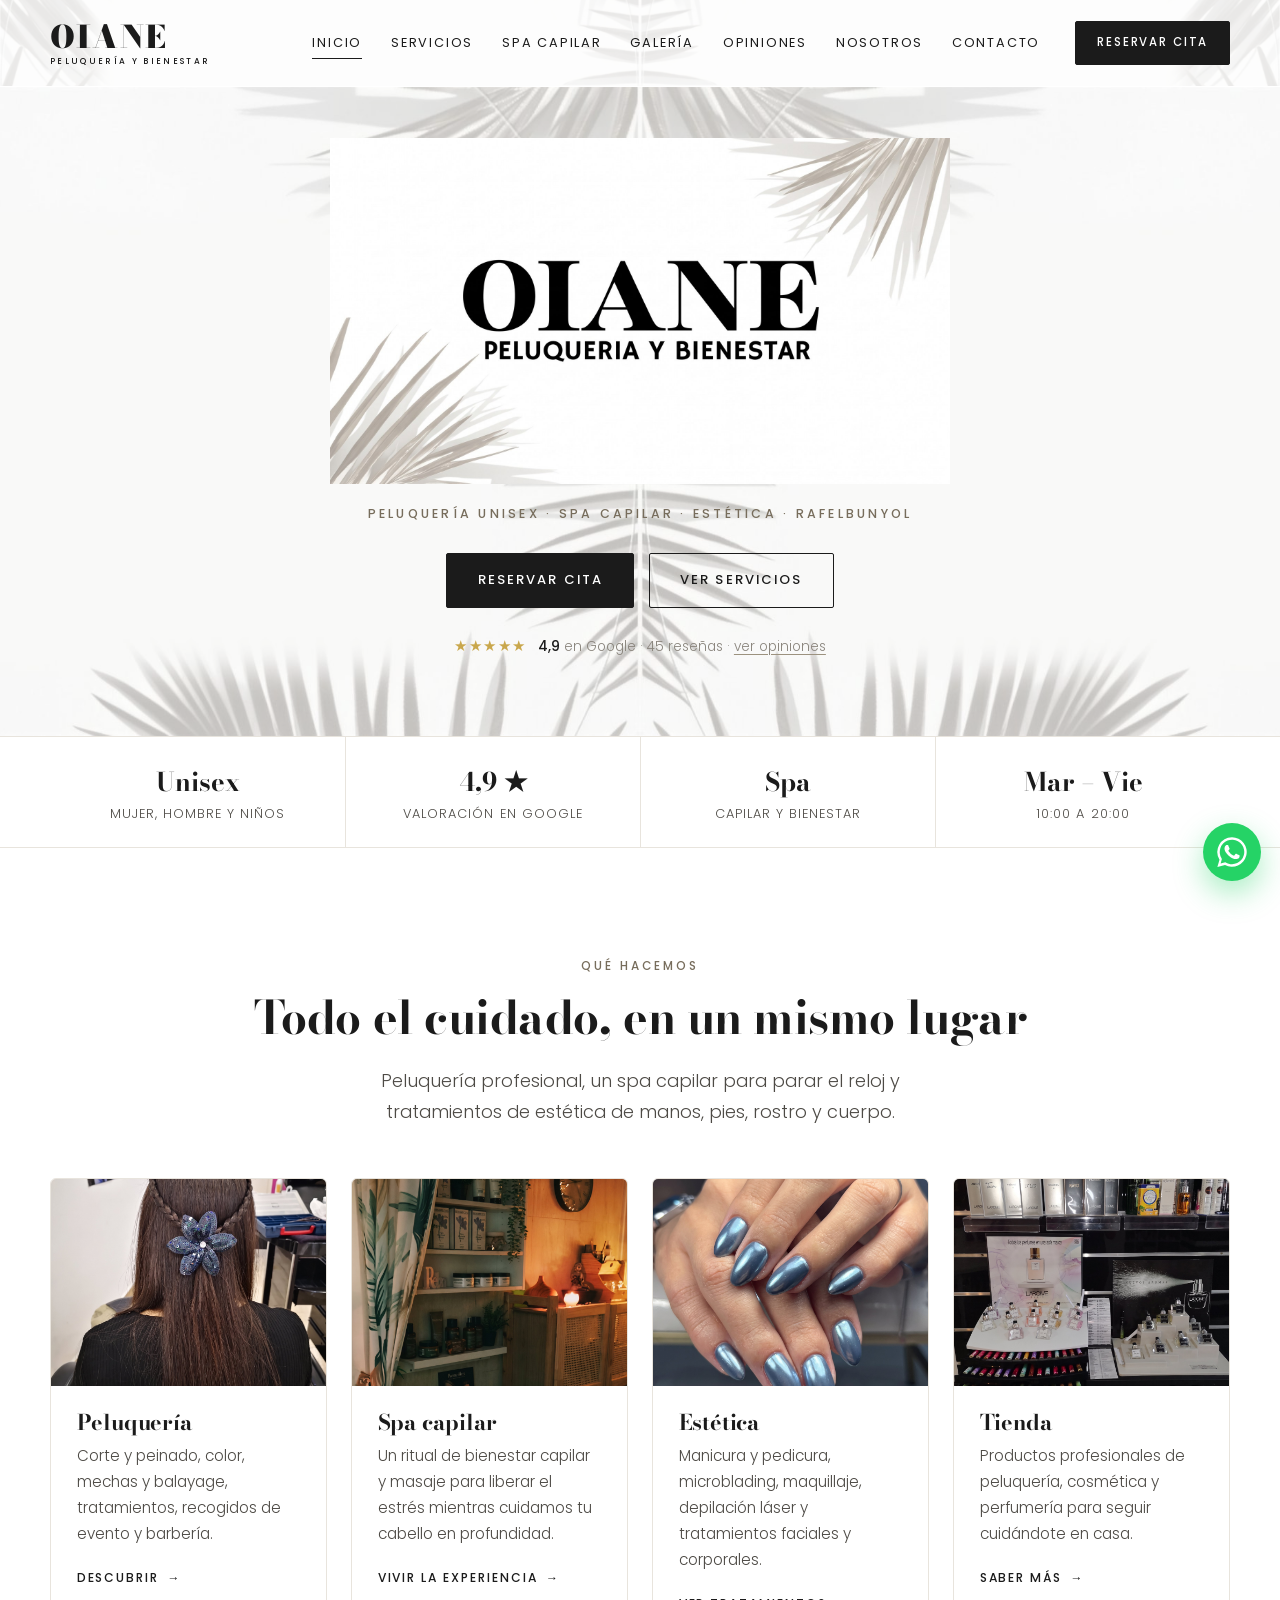
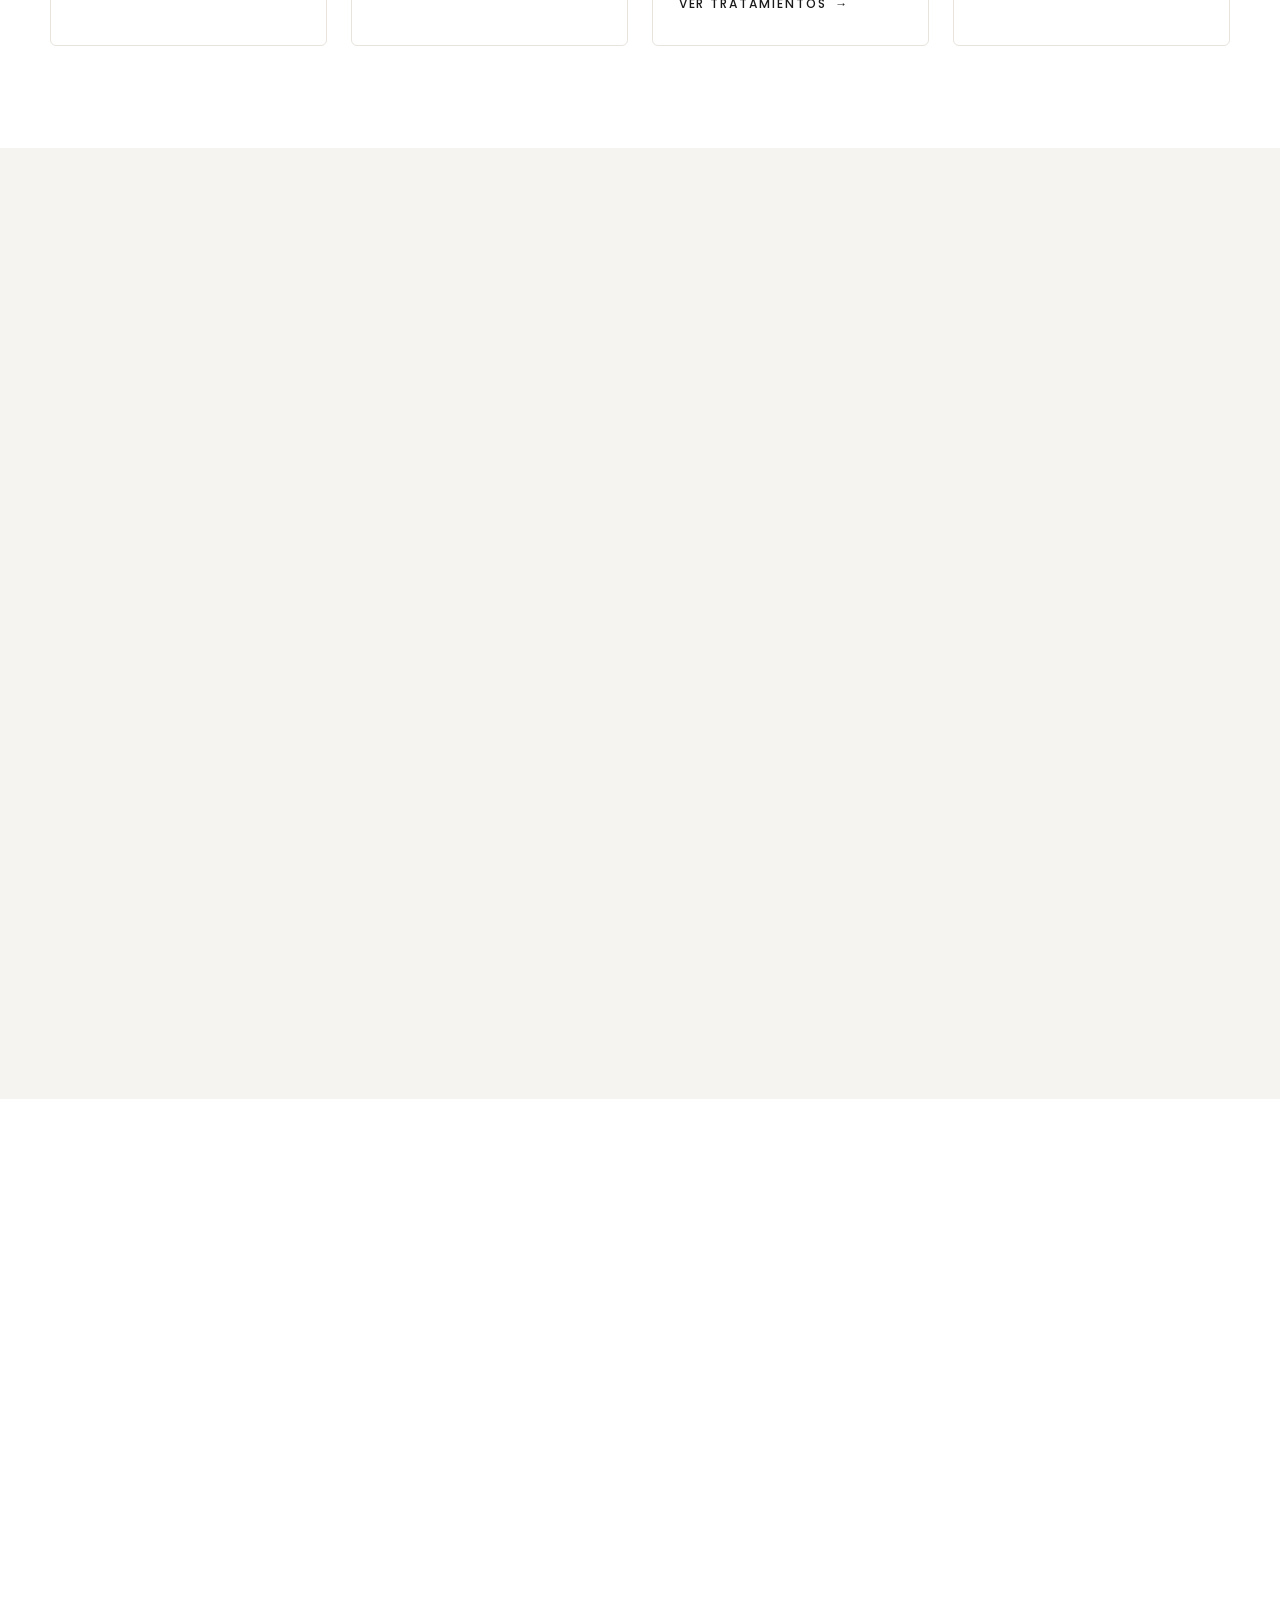
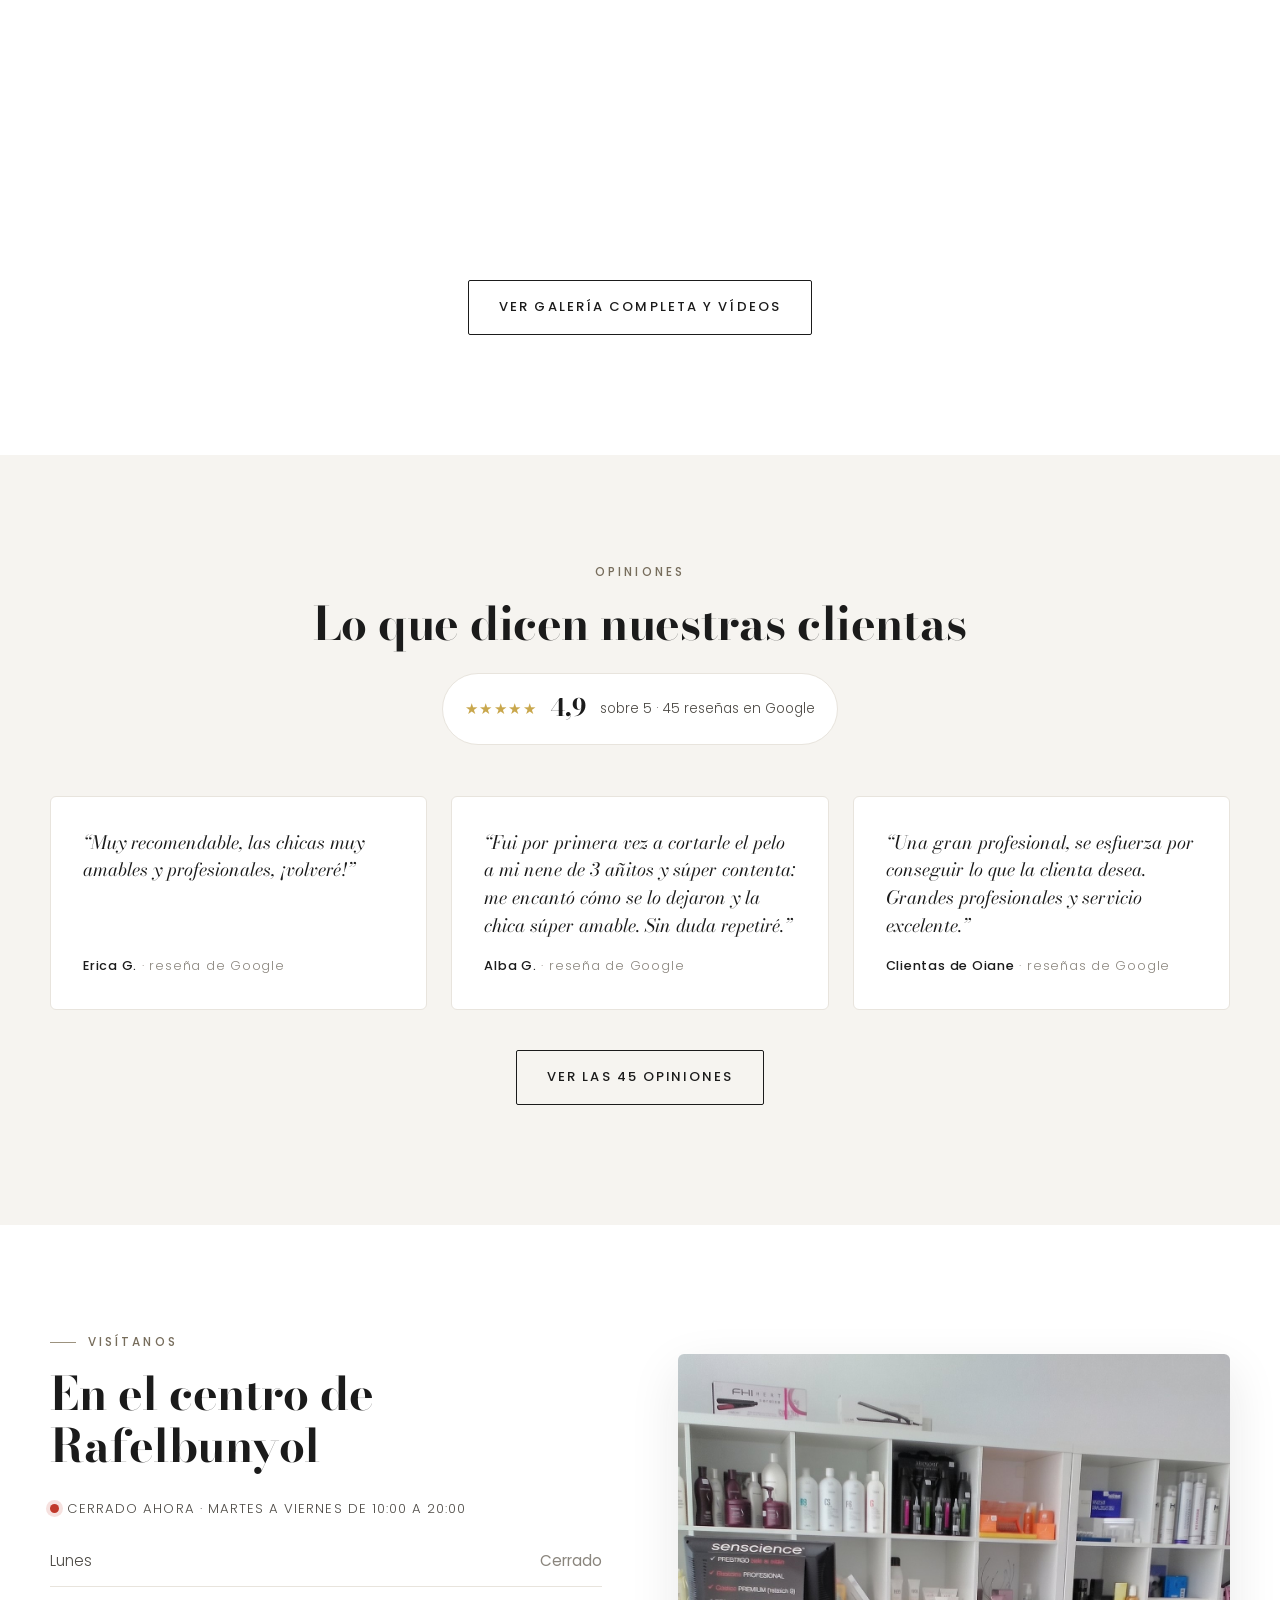
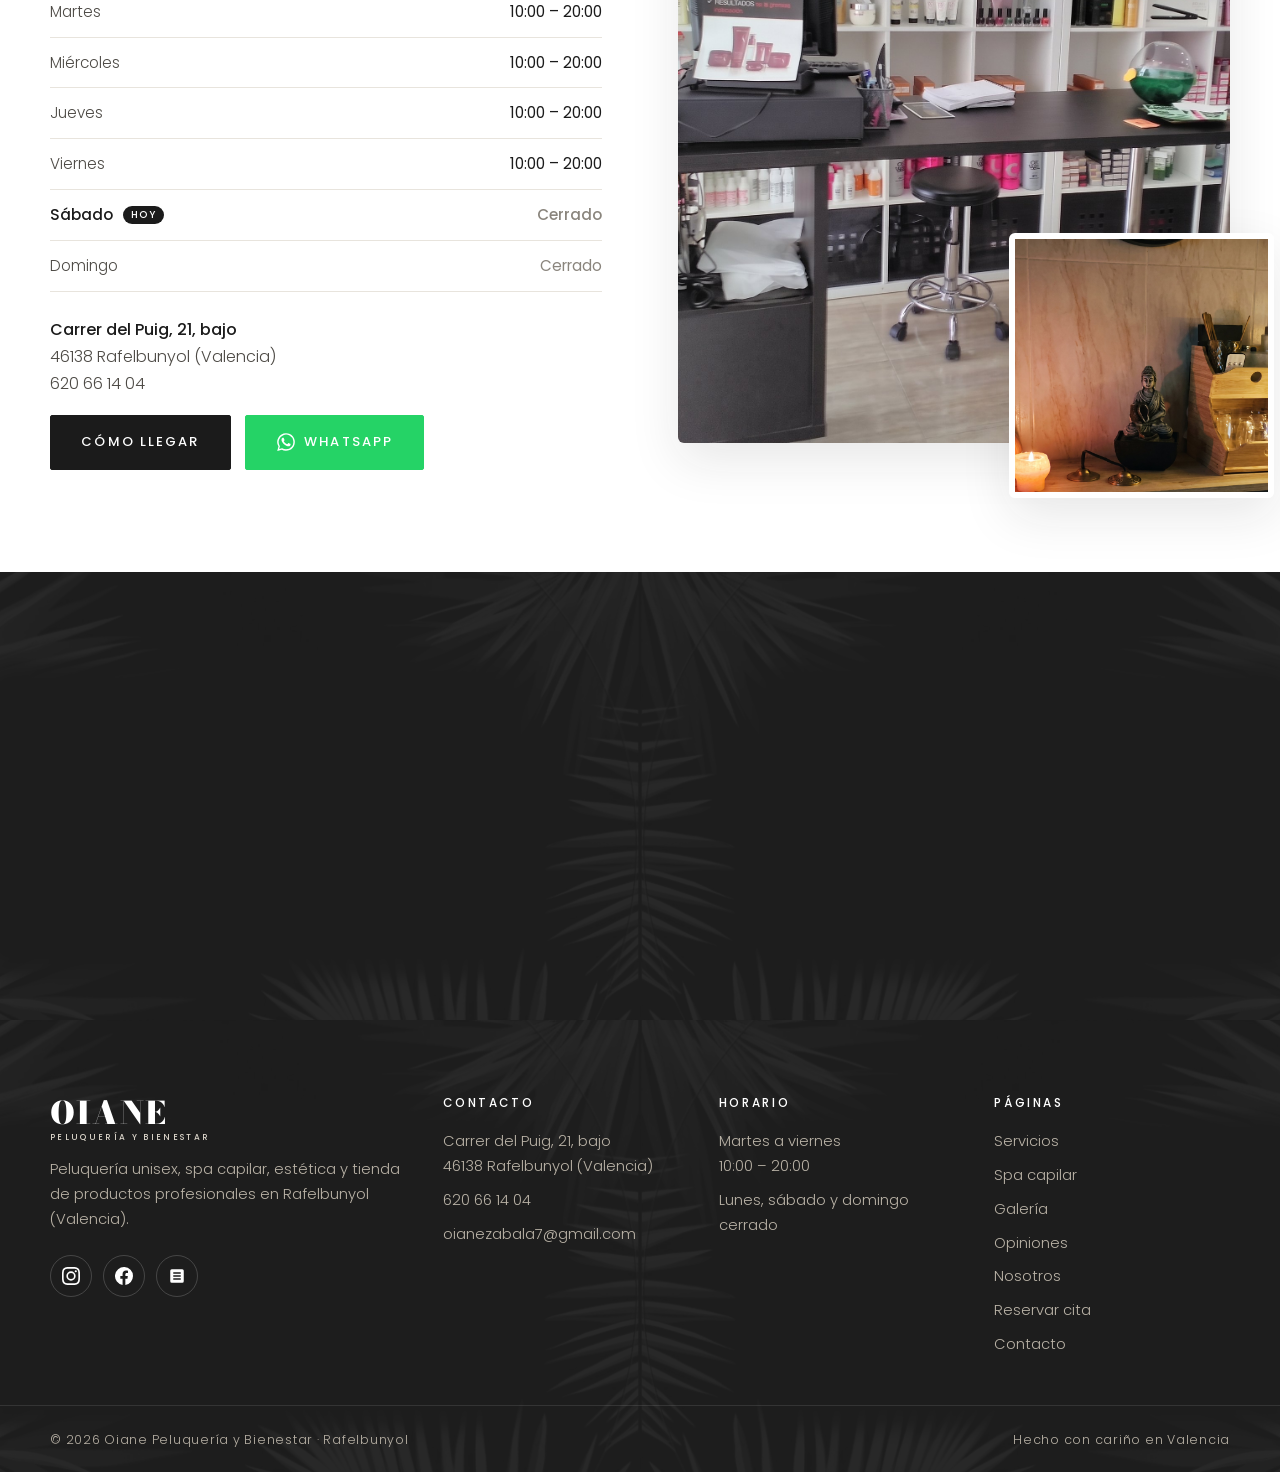
<file: index.html>
<!DOCTYPE html>
<html lang="es">
<head>
  <meta charset="UTF-8">
  <meta name="viewport" content="width=device-width, initial-scale=1">
  <title>Oiane Peluquería y Bienestar · Rafelbunyol</title>
  <meta name="description" content="Peluquería unisex, spa capilar, estética y tienda de productos profesionales en Rafelbunyol (Valencia). Reserva tu cita online o por WhatsApp.">
  <meta name="theme-color" content="#ffffff">
  <link rel="icon" href="assets/img/favicon.svg" type="image/svg+xml">
  <meta property="og:title" content="Oiane Peluquería y Bienestar · Rafelbunyol">
  <meta property="og:description" content="Peluquería unisex, spa capilar, estética y tienda de productos profesionales en Rafelbunyol (Valencia). Reserva tu cita online o por WhatsApp.">
  <meta property="og:image" content="assets/img/logo-portada.jpg">
  <meta property="og:type" content="website">
  <meta property="og:locale" content="es_ES">
  <link rel="preconnect" href="https://fonts.googleapis.com">
  <link rel="preconnect" href="https://fonts.gstatic.com" crossorigin>
  <link href="https://fonts.googleapis.com/css2?family=Bodoni+Moda:ital,opsz,wght@0,6..96,400;0,6..96,700;0,6..96,900;1,6..96,400&family=Poppins:wght@300;400;500;600&display=swap" rel="stylesheet">
  <link rel="stylesheet" href="assets/css/style.css">
</head>
<body>
<a class="salto" href="#contenido" style="position:absolute;left:-999px">Saltar al contenido</a>
<header class="cabecera">
  <div class="contenedor cabecera__int">
    <a class="logo" href="index.html" aria-label="Oiane Peluquería y Bienestar — inicio">
      <span class="logo__nombre">Oiane</span>
      <span class="logo__sub">Peluquería y Bienestar</span>
    </a>
    <nav class="menu" aria-label="Navegación principal">
      <a href="index.html">Inicio</a>
      <a href="servicios.html">Servicios</a>
      <a href="spa-capilar.html">Spa capilar</a>
      <a href="galeria.html">Galería</a>
      <a href="valoraciones.html">Opiniones</a>
      <a href="nosotros.html">Nosotros</a>
      <a href="contacto.html">Contacto</a>
      <a class="btn btn--negro" href="reservas.html">Reservar cita</a>
    </nav>
    <button class="burger" aria-label="Abrir menú" aria-expanded="false"><span></span><span></span><span></span></button>
  </div>
</header>
<main id="contenido">

<!-- ===== PORTADA ===== -->
<section class="portada portada--logo con-patron">
  <div class="contenedor portada__centro revelar">
    <div class="portada__marca">
      <img src="assets/img/hero-logo.jpg" alt="Oiane Peluquería y Bienestar" width="1600" height="900" fetchpriority="high">
    </div>
    <p class="portada__lema">Peluquería unisex · Spa capilar · Estética · Rafelbunyol</p>
    <div class="botones botones--centro">
      <a class="btn btn--negro" href="reservas.html">Reservar cita</a>
      <a class="btn" href="servicios.html">Ver servicios</a>
    </div>
    <a class="portada__valoracion" href="valoraciones.html">
      <span class="estrellas" aria-hidden="true">★★★★★</span>
      <span><strong>4,9</strong> en Google · 45 reseñas · <u>ver opiniones</u></span>
    </a>
  </div>
</section>

<!-- ===== FRANJA ===== -->
<div class="franja">
  <div class="contenedor franja__int">
    <div class="franja__item"><b>Unisex</b> mujer, hombre y niños</div>
    <a class="franja__item" href="valoraciones.html"><b>4,9 ★</b> valoración en Google</a>
    <div class="franja__item"><b>Spa</b> capilar y bienestar</div>
    <div class="franja__item"><b>Mar – Vie</b> 10:00 a 20:00</div>
  </div>
</div>

<!-- ===== SERVICIOS ===== -->
<section class="seccion">
  <div class="contenedor">
    <div class="cabecera-seccion centrado revelar">
      <span class="antetitulo">Qué hacemos</span>
      <h2>Todo el cuidado, en un mismo lugar</h2>
      <p class="entradilla">Peluquería profesional, un spa capilar para parar el reloj y tratamientos de estética de manos, pies, rostro y cuerpo.</p>
    </div>
    <div class="rejilla rejilla--4">
      <article class="tarjeta revelar">
        <div class="tarjeta__media"><img src="assets/img/trabajo-recogido.jpg" alt="Recogido elegante realizado en Oiane" loading="lazy"></div>
        <div class="tarjeta__cuerpo">
          <h3>Peluquería</h3>
          <p>Corte y peinado, color, mechas y balayage, tratamientos, recogidos de evento y barbería.</p>
          <a class="tarjeta__enlace" href="servicios.html#peluqueria">Descubrir</a>
        </div>
      </article>
      <article class="tarjeta revelar" data-retraso="1">
        <div class="tarjeta__media"><img src="assets/img/spa-sala-1.jpg" alt="Sala del spa capilar de Oiane con luz cálida" loading="lazy"></div>
        <div class="tarjeta__cuerpo">
          <h3>Spa capilar</h3>
          <p>Un ritual de bienestar capilar y masaje para liberar el estrés mientras cuidamos tu cabello en profundidad.</p>
          <a class="tarjeta__enlace" href="spa-capilar.html">Vivir la experiencia</a>
        </div>
      </article>
      <article class="tarjeta revelar" data-retraso="2">
        <div class="tarjeta__media"><img src="assets/img/unas-cromo.jpg" alt="Manicura efecto cromo azul realizada en Oiane" loading="lazy"></div>
        <div class="tarjeta__cuerpo">
          <h3>Estética</h3>
          <p>Manicura y pedicura, microblading, maquillaje, depilación láser y tratamientos faciales y corporales.</p>
          <a class="tarjeta__enlace" href="servicios.html#estetica">Ver tratamientos</a>
        </div>
      </article>
      <article class="tarjeta revelar" data-retraso="3">
        <div class="tarjeta__media"><img src="assets/img/local-productos.jpg" alt="Expositor de productos y perfumes en la tienda de Oiane" loading="lazy"></div>
        <div class="tarjeta__cuerpo">
          <h3>Tienda</h3>
          <p>Productos profesionales de peluquería, cosmética y perfumería para seguir cuidándote en casa.</p>
          <a class="tarjeta__enlace" href="servicios.html#tienda">Saber más</a>
        </div>
      </article>
    </div>
  </div>
</section>

<!-- ===== SPA CAPILAR ===== -->
<section class="seccion seccion--arena">
  <img class="hoja hoja--der" src="assets/img/hoja-der.jpg" alt="" aria-hidden="true">
  <div class="contenedor dos-col">
    <div class="dos-col__media revelar">
      <div class="video-reel marco--vertical">
        <video playsinline preload="none" poster="assets/video/spa-capilar-ritual.jpg" controls>
          <source src="assets/video/spa-capilar-ritual.mp4" type="video/mp4">
        </video>
        <button class="video-reel__play" aria-label="Reproducir vídeo del ritual de spa capilar"><span><svg viewBox="0 0 24 24"><path d="M8 5v14l11-7z"/></svg></span></button>
        <div class="video-reel__etiqueta"><b>Ritual de spa capilar</b>Tu momento de desconexión empieza aquí</div>
      </div>
    </div>
    <div class="revelar" data-retraso="1">
      <span class="antetitulo">Nuevo espacio</span>
      <h2>Spa capilar: hay sensaciones que hay que vivirlas</h2>
      <p>Hemos creado un espacio para que puedas parar, desconectar y disfrutar de un momento solo para ti. Dos experiencias diferentes con un mismo objetivo: que salgas sintiéndote distinto.</p>
      <ul class="lista-marcada">
        <li><strong>Bienestar capilar:</strong> diagnóstico, limpieza profunda y tratamiento adaptado a tu cuero cabelludo.</li>
        <li><strong>Masaje y relajación:</strong> masaje estimulante que mejora la circulación para un cabello más fuerte y sano.</li>
        <li>Luz cálida, aromas y silencio. Un respiro de verdad.</li>
      </ul>
      <div class="botones">
        <a class="btn btn--negro" href="spa-capilar.html">Conocer el spa capilar</a>
        <a class="btn" href="reservas.html">Reservar</a>
      </div>
    </div>
  </div>
</section>

<!-- ===== GALERÍA ===== -->
<section class="seccion">
  <div class="contenedor">
    <div class="cabecera-seccion centrado revelar">
      <span class="antetitulo">Nuestro trabajo</span>
      <h2>Recogidos, color y detalles que enamoran</h2>
    </div>
    <div class="galeria revelar">
      <figure class="pieza-galeria pieza-galeria--alta" data-grande="assets/img/trabajo-corpus-1.jpg"><img src="assets/img/trabajo-corpus-1.jpg" alt="Recogido con rizo natural y maquillaje en tonos tierra" loading="lazy"><figcaption>Recogido de Corpus</figcaption></figure>
      <figure class="pieza-galeria" data-grande="assets/img/trabajo-trenza.jpg"><img src="assets/img/trabajo-trenza.jpg" alt="Trenza con tocado floral" loading="lazy"><figcaption>Trenza con tocado</figcaption></figure>
      <figure class="pieza-galeria" data-grande="assets/img/unas-cromo.jpg"><img src="assets/img/unas-cromo.jpg" alt="Manicura cromo azul" loading="lazy"><figcaption>Manicura cromo</figcaption></figure>
      <figure class="pieza-galeria pieza-galeria--alta" data-grande="assets/img/trabajo-italiano.jpg"><img src="assets/img/trabajo-italiano.jpg" alt="Recogido estilo italiano con rizo natural" loading="lazy"><figcaption>Recogido italiano</figcaption></figure>
      <figure class="pieza-galeria" data-grande="assets/img/local-1.jpg"><img src="assets/img/local-1.jpg" alt="Puesto de trabajo del salón" loading="lazy"><figcaption>El salón</figcaption></figure>
      <figure class="pieza-galeria" data-grande="assets/img/trabajo-mono.jpg"><img src="assets/img/trabajo-mono.jpg" alt="Moño bajo clásico con maquillaje en tonos burdeos" loading="lazy"><figcaption>Moño bajo y maquillaje</figcaption></figure>
    </div>
    <p class="centrado" style="margin-top:2.5rem"><a class="btn" href="galeria.html">Ver galería completa y vídeos</a></p>
  </div>
</section>

<!-- ===== OPINIONES ===== -->
<section class="seccion seccion--arena">
  <div class="contenedor">
    <div class="cabecera-seccion centrado revelar">
      <span class="antetitulo">Opiniones</span>
      <h2>Lo que dicen nuestras clientas</h2>
      <p><a class="valoracion-google" href="valoraciones.html"><span class="estrellas" aria-hidden="true">★★★★★</span><b>4,9</b> sobre 5 · 45 reseñas en Google</a></p>
    </div>
    <div class="testimonios">
      <a class="testimonio revelar" href="valoraciones.html">
        <blockquote>“Muy recomendable, las chicas muy amables y profesionales, ¡volveré!”</blockquote>
        <footer><b>Erica G.</b> · reseña de Google</footer>
      </a>
      <a class="testimonio revelar" href="valoraciones.html" data-retraso="1">
        <blockquote>“Fui por primera vez a cortarle el pelo a mi nene de 3 añitos y súper contenta: me encantó cómo se lo dejaron y la chica súper amable. Sin duda repetiré.”</blockquote>
        <footer><b>Alba G.</b> · reseña de Google</footer>
      </a>
      <a class="testimonio revelar" href="valoraciones.html" data-retraso="2">
        <blockquote>“Una gran profesional, se esfuerza por conseguir lo que la clienta desea. Grandes profesionales y servicio excelente.”</blockquote>
        <footer><b>Clientas de Oiane</b> · reseñas de Google</footer>
      </a>
    </div>
    <p class="centrado" style="margin-top:2.5rem"><a class="btn" href="valoraciones.html">Ver las 45 opiniones</a></p>
  </div>
</section>

<!-- ===== HORARIO Y UBICACIÓN ===== -->
<section class="seccion">
  <div class="contenedor dos-col">
    <div class="revelar">
      <span class="antetitulo">Visítanos</span>
      <h2>En el centro de Rafelbunyol</h2>
      <p class="estado-apertura">Martes a viernes de 10:00 a 20:00</p>
      <table class="tabla-horario">
        <tbody>
          <tr data-dia="1" class="cerrado"><td>Lunes</td><td>Cerrado</td></tr>
          <tr data-dia="2"><td>Martes</td><td>10:00 – 20:00</td></tr>
          <tr data-dia="3"><td>Miércoles</td><td>10:00 – 20:00</td></tr>
          <tr data-dia="4"><td>Jueves</td><td>10:00 – 20:00</td></tr>
          <tr data-dia="5"><td>Viernes</td><td>10:00 – 20:00</td></tr>
          <tr data-dia="6" class="cerrado"><td>Sábado</td><td>Cerrado</td></tr>
          <tr data-dia="0" class="cerrado"><td>Domingo</td><td>Cerrado</td></tr>
        </tbody>
      </table>
      <p style="margin-top:1.5rem"><strong>Carrer del Puig, 21, bajo</strong><br>46138 Rafelbunyol (Valencia)<br><a href="tel:+34620661404">620 66 14 04</a></p>
      <div class="botones">
        <a class="btn btn--negro" href="https://www.google.com/maps/dir/?api=1&destination=39.5893892,-0.3313134" target="_blank" rel="noopener">Cómo llegar</a>
        <a class="btn btn--wa enlace-whatsapp" href="#"><svg viewBox="0 0 24 24"><path d="M17.5 14.4c-.3-.1-1.8-.9-2-1-.3-.1-.5-.1-.7.1-.2.3-.8 1-.9 1.2-.2.2-.3.2-.6.1-.3-.1-1.3-.5-2.4-1.5-.9-.8-1.5-1.8-1.7-2.1-.2-.3 0-.5.1-.6l.4-.5c.2-.2.2-.3.3-.5.1-.2.1-.4 0-.5-.1-.2-.7-1.6-.9-2.2-.2-.6-.5-.5-.7-.5h-.6c-.2 0-.5.1-.8.4-.3.3-1 1-1 2.5s1.1 2.9 1.2 3.1c.1.2 2.1 3.2 5.1 4.5.7.3 1.3.5 1.7.6.7.2 1.4.2 1.9.1.6-.1 1.8-.7 2-1.4.2-.7.2-1.3.2-1.4-.1-.2-.3-.3-.6-.4zM12 21.8c-1.8 0-3.5-.5-5-1.4l-.4-.2-3.7 1 1-3.6-.2-.4A9.8 9.8 0 1 1 12 21.8zM12 .2A11.8 11.8 0 0 0 2 18.1L.3 24l6.1-1.6A11.8 11.8 0 1 0 12 .2z"/></svg>WhatsApp</a>
      </div>
    </div>
    <div class="dos-col__media revelar" data-retraso="1">
      <div class="collage">
        <div class="collage__principal"><img src="assets/img/local-3.jpg" alt="Mostrador y expositor de productos profesionales en Oiane" loading="lazy"></div>
        <div class="collage__secundaria"><img src="assets/img/spa-sala-3.jpg" alt="Detalle de la sala del spa capilar" loading="lazy"></div>
      </div>
    </div>
  </div>
</section>

<!-- ===== CTA ===== -->
<section class="cta con-patron">
  <img class="hoja hoja--izq" src="assets/img/hoja-izq.jpg" alt="" aria-hidden="true">
  <img class="hoja hoja--der" src="assets/img/hoja-der.jpg" alt="" aria-hidden="true">
  <div class="contenedor--estrecho revelar">
    <span class="antetitulo">Reserva tu cita</span>
    <h2>¿Te vienes a <em>probarlo</em>?</h2>
    <p>Reserva online a través de Fresha o escríbenos por WhatsApp y te confirmamos la cita en un momento.</p>
    <div class="botones">
      <a class="btn btn--taupe enlace-fresha" href="#">Reservar en Fresha</a>
      <a class="btn enlace-whatsapp" href="#">Reservar por WhatsApp</a>
    </div>
  </div>
</section>

<script type="application/ld+json">
{
  "@context": "https://schema.org",
  "@type": "HairSalon",
  "name": "Oiane Peluquería y Bienestar",
  "image": "assets/img/logo-portada.jpg",
  "telephone": "+34620661404",
  "email": "oianezabala7@gmail.com",
  "address": {"@type": "PostalAddress", "streetAddress": "Carrer del Puig, 21, bajo", "postalCode": "46138", "addressLocality": "Rafelbunyol", "addressRegion": "Valencia", "addressCountry": "ES"},
  "geo": {"@type": "GeoCoordinates", "latitude": 39.5893892, "longitude": -0.3313134},
  "openingHoursSpecification": [{"@type": "OpeningHoursSpecification", "dayOfWeek": ["Tuesday", "Wednesday", "Thursday", "Friday"], "opens": "10:00", "closes": "20:00"}],
  "sameAs": ["https://www.instagram.com/oiane_peluqueria/", "https://www.facebook.com/oianepeluqueria/", "https://www.fresha.com/es/lvp/oiane-peluqueria-unisex-calle-del-puig-rafelbunyol-oowje8"],
  "aggregateRating": {"@type": "AggregateRating", "ratingValue": "4.9", "reviewCount": "45"}
}
</script>
</main>

<footer class="pie">
  <div class="contenedor pie__int">
    <div>
      <a class="logo" href="index.html"><span class="logo__nombre">Oiane</span><span class="logo__sub">Peluquería y Bienestar</span></a>
      <p>Peluquería unisex, spa capilar, estética y tienda de productos profesionales en Rafelbunyol (Valencia).</p>
      <div class="redes">
        <a href="https://www.instagram.com/oiane_peluqueria/" target="_blank" rel="noopener" aria-label="Instagram"><svg viewBox="0 0 24 24"><path d="M12 2.2c3.2 0 3.6 0 4.8.1 3.3.1 4.8 1.7 4.9 4.9.1 1.3.1 1.6.1 4.8s0 3.6-.1 4.8c-.1 3.2-1.7 4.8-4.9 4.9-1.3.1-1.6.1-4.8.1s-3.6 0-4.8-.1c-3.3-.1-4.8-1.7-4.9-4.9C2.2 15.6 2.2 15.2 2.2 12s0-3.6.1-4.8C2.4 3.9 4 2.4 7.2 2.3 8.4 2.2 8.8 2.2 12 2.2zM12 0C8.7 0 8.3 0 7.1.1 2.7.3.3 2.7.1 7.1 0 8.3 0 8.7 0 12s0 3.7.1 4.9c.2 4.4 2.6 6.8 7 7 1.2.1 1.6.1 4.9.1s3.7 0 4.9-.1c4.4-.2 6.8-2.6 7-7 .1-1.2.1-1.6.1-4.9s0-3.7-.1-4.9c-.2-4.4-2.6-6.8-7-7C15.7 0 15.3 0 12 0zm0 5.8a6.2 6.2 0 1 0 0 12.4 6.2 6.2 0 0 0 0-12.4zM12 16a4 4 0 1 1 0-8 4 4 0 0 1 0 8zm6.4-11.8a1.4 1.4 0 1 0 0 2.9 1.4 1.4 0 0 0 0-2.9z"/></svg></a>
        <a href="https://www.facebook.com/oianepeluqueria/" target="_blank" rel="noopener" aria-label="Facebook"><svg viewBox="0 0 24 24"><path d="M24 12a12 12 0 1 0-13.9 11.9v-8.4H7.1V12h3V9.4c0-3 1.8-4.7 4.5-4.7 1.3 0 2.7.2 2.7.2v3h-1.5c-1.5 0-2 .9-2 1.9V12h3.3l-.5 3.5h-2.8v8.4A12 12 0 0 0 24 12z"/></svg></a>
        <a class="enlace-fresha" href="#" aria-label="Fresha"><svg viewBox="0 0 24 24"><path d="M19 3H5a2 2 0 0 0-2 2v14a2 2 0 0 0 2 2h14a2 2 0 0 0 2-2V5a2 2 0 0 0-2-2zm-2 14H7v-2h10v2zm0-4H7v-2h10v2zm0-4H7V7h10v2z"/></svg></a>
      </div>
    </div>
    <div>
      <h4>Contacto</h4>
      <ul>
        <li>Carrer del Puig, 21, bajo<br>46138 Rafelbunyol (Valencia)</li>
        <li><a href="tel:+34620661404">620 66 14 04</a></li>
        <li><a href="mailto:oianezabala7@gmail.com">oianezabala7@gmail.com</a></li>
      </ul>
    </div>
    <div>
      <h4>Horario</h4>
      <ul>
        <li>Martes a viernes<br>10:00 – 20:00</li>
        <li>Lunes, sábado y domingo<br>cerrado</li>
      </ul>
    </div>
    <div>
      <h4>Páginas</h4>
      <ul>
        <li><a href="servicios.html">Servicios</a></li>
        <li><a href="spa-capilar.html">Spa capilar</a></li>
        <li><a href="galeria.html">Galería</a></li>
        <li><a href="valoraciones.html">Opiniones</a></li>
        <li><a href="nosotros.html">Nosotros</a></li>
        <li><a href="reservas.html">Reservar cita</a></li>
        <li><a href="contacto.html">Contacto</a></li>
      </ul>
    </div>
  </div>
  <div class="pie__legal">
    <div class="contenedor">
      <span>© <span class="anyo">2026</span> Oiane Peluquería y Bienestar · Rafelbunyol</span>
      <span>Hecho con cariño en Valencia</span>
    </div>
  </div>
</footer>

<a class="whatsapp-flotante enlace-whatsapp" href="#" aria-label="Escríbenos por WhatsApp">
  <svg viewBox="0 0 24 24"><path d="M17.5 14.4c-.3-.1-1.8-.9-2-1-.3-.1-.5-.1-.7.1-.2.3-.8 1-.9 1.2-.2.2-.3.2-.6.1-.3-.1-1.3-.5-2.4-1.5-.9-.8-1.5-1.8-1.7-2.1-.2-.3 0-.5.1-.6l.4-.5c.2-.2.2-.3.3-.5.1-.2.1-.4 0-.5-.1-.2-.7-1.6-.9-2.2-.2-.6-.5-.5-.7-.5h-.6c-.2 0-.5.1-.8.4-.3.3-1 1-1 2.5s1.1 2.9 1.2 3.1c.1.2 2.1 3.2 5.1 4.5.7.3 1.3.5 1.7.6.7.2 1.4.2 1.9.1.6-.1 1.8-.7 2-1.4.2-.7.2-1.3.2-1.4-.1-.2-.3-.3-.6-.4zM12 21.8c-1.8 0-3.5-.5-5-1.4l-.4-.2-3.7 1 1-3.6-.2-.4A9.8 9.8 0 1 1 12 21.8zM12 .2A11.8 11.8 0 0 0 2 18.1L.3 24l6.1-1.6A11.8 11.8 0 1 0 12 .2z"/></svg>
</a>

<script src="assets/js/main.js"></script>
</body>
</html>
</file>
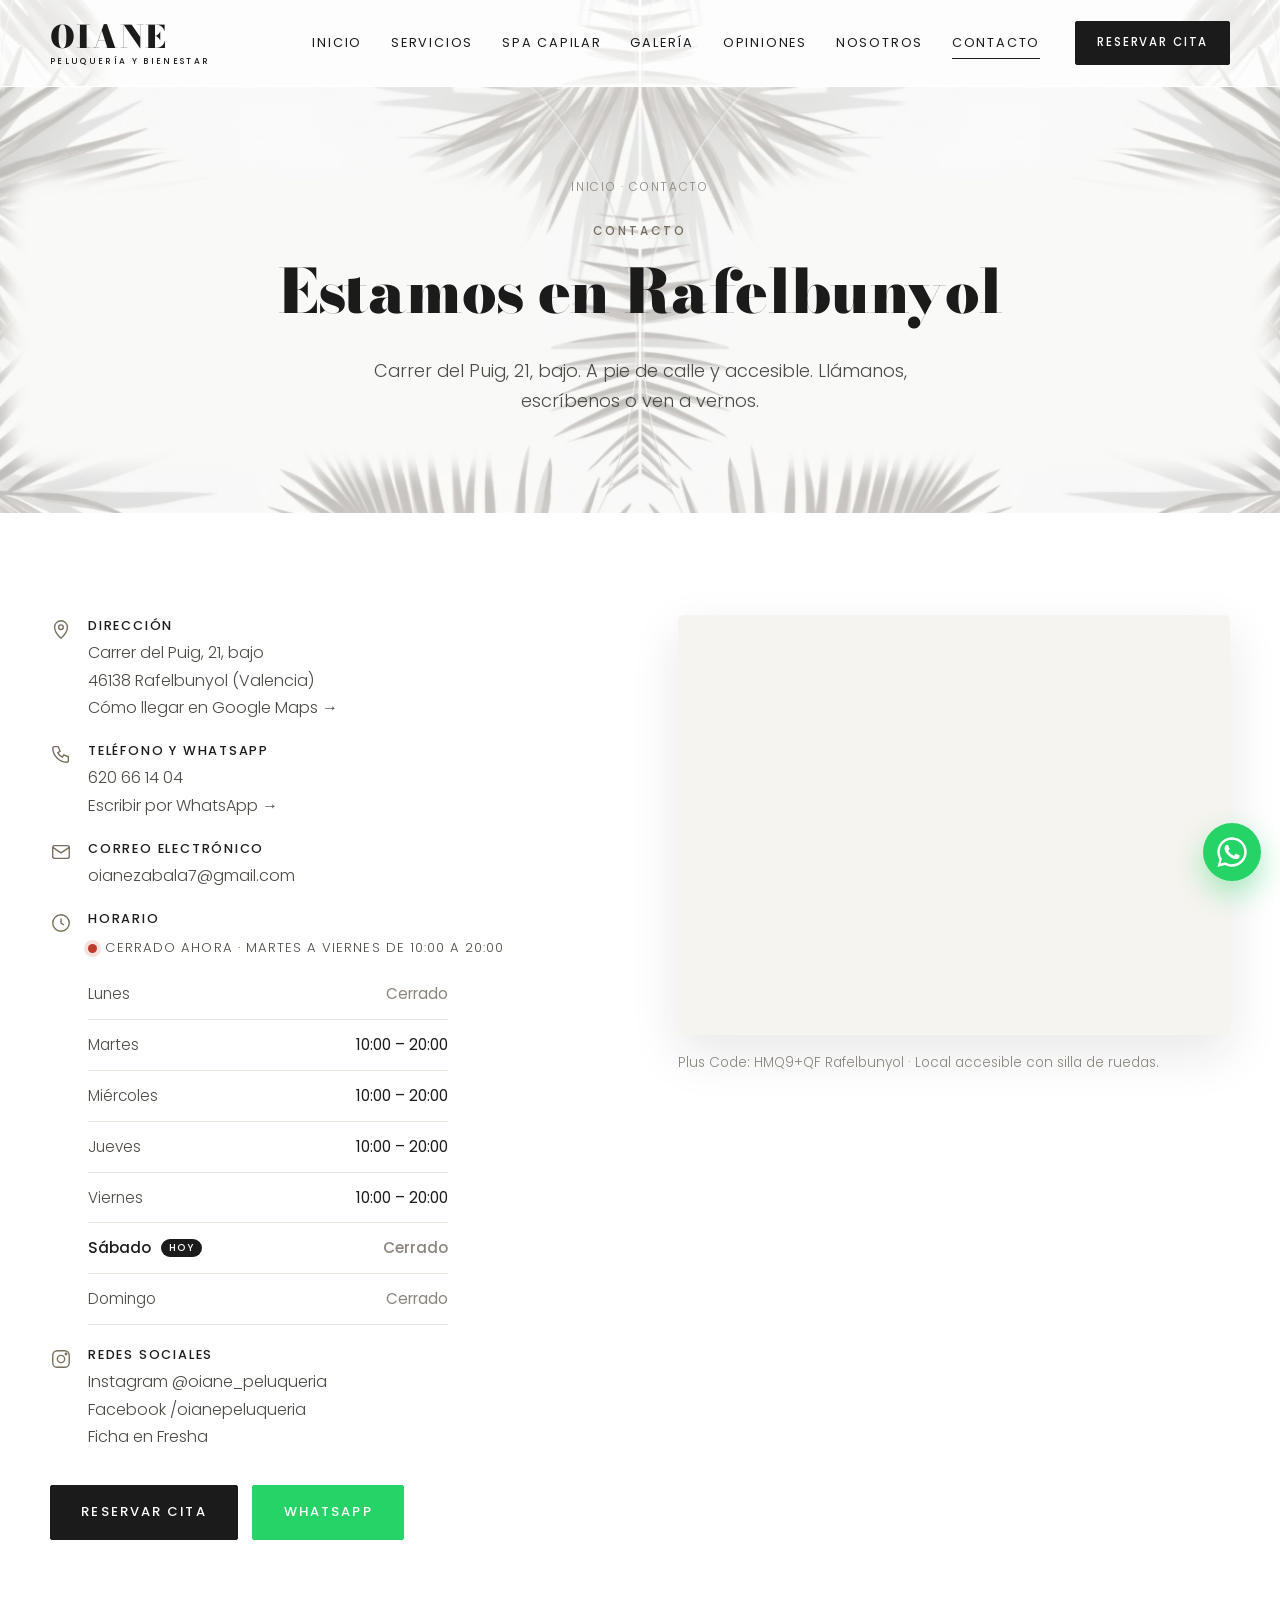
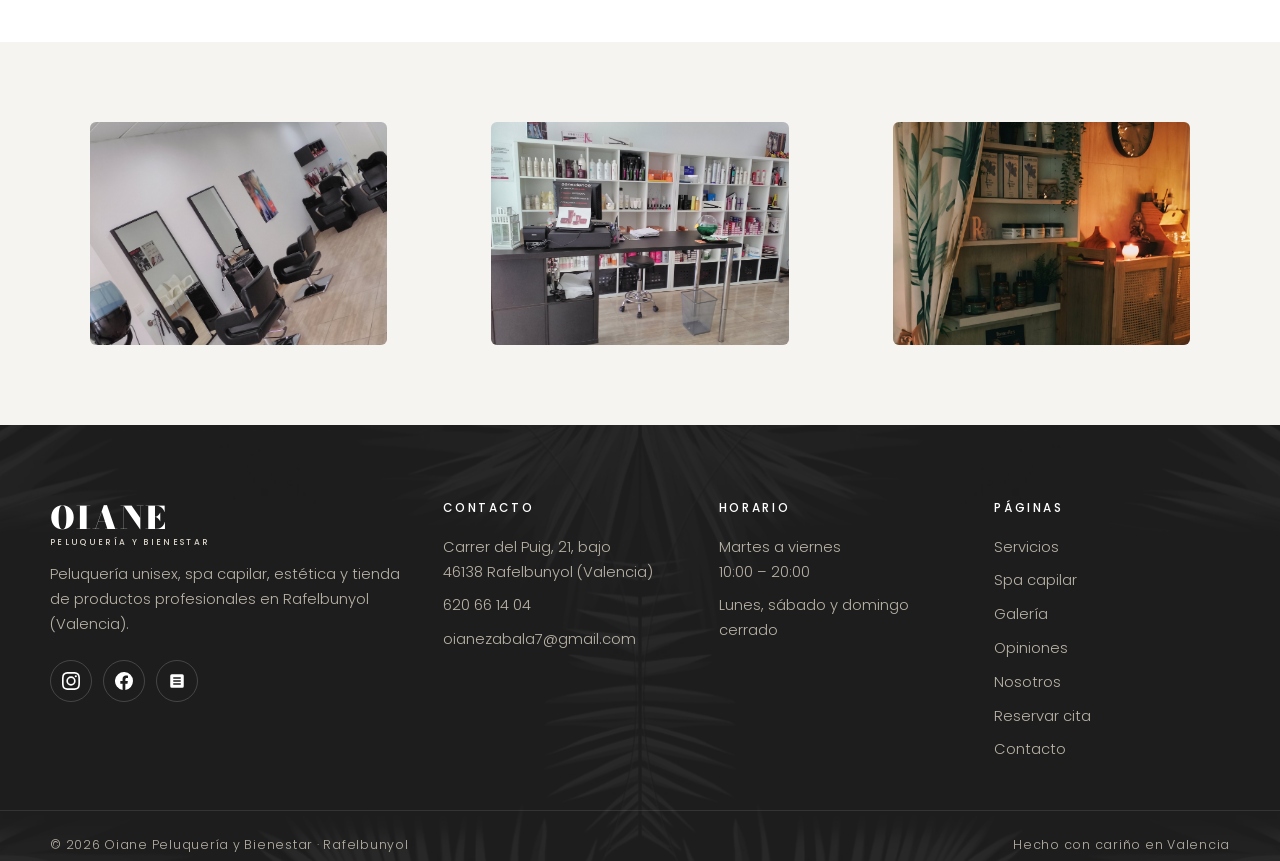
<file: contacto.html>
<!DOCTYPE html>
<html lang="es">
<head>
  <meta charset="UTF-8">
  <meta name="viewport" content="width=device-width, initial-scale=1">
  <title>Contacto · Oiane Peluquería y Bienestar</title>
  <meta name="description" content="Cómo llegar, horario, teléfono y WhatsApp de Oiane Peluquería y Bienestar, Carrer del Puig 21, Rafelbunyol (Valencia).">
  <meta name="theme-color" content="#ffffff">
  <link rel="icon" href="assets/img/favicon.svg" type="image/svg+xml">
  <meta property="og:title" content="Contacto · Oiane Peluquería y Bienestar">
  <meta property="og:description" content="Cómo llegar, horario, teléfono y WhatsApp de Oiane Peluquería y Bienestar, Carrer del Puig 21, Rafelbunyol (Valencia).">
  <meta property="og:image" content="assets/img/logo-portada.jpg">
  <meta property="og:type" content="website">
  <meta property="og:locale" content="es_ES">
  <link rel="preconnect" href="https://fonts.googleapis.com">
  <link rel="preconnect" href="https://fonts.gstatic.com" crossorigin>
  <link href="https://fonts.googleapis.com/css2?family=Bodoni+Moda:ital,opsz,wght@0,6..96,400;0,6..96,700;0,6..96,900;1,6..96,400&family=Poppins:wght@300;400;500;600&display=swap" rel="stylesheet">
  <link rel="stylesheet" href="assets/css/style.css">
</head>
<body>
<a class="salto" href="#contenido" style="position:absolute;left:-999px">Saltar al contenido</a>
<header class="cabecera">
  <div class="contenedor cabecera__int">
    <a class="logo" href="index.html" aria-label="Oiane Peluquería y Bienestar — inicio">
      <span class="logo__nombre">Oiane</span>
      <span class="logo__sub">Peluquería y Bienestar</span>
    </a>
    <nav class="menu" aria-label="Navegación principal">
      <a href="index.html">Inicio</a>
      <a href="servicios.html">Servicios</a>
      <a href="spa-capilar.html">Spa capilar</a>
      <a href="galeria.html">Galería</a>
      <a href="valoraciones.html">Opiniones</a>
      <a href="nosotros.html">Nosotros</a>
      <a href="contacto.html">Contacto</a>
      <a class="btn btn--negro" href="reservas.html">Reservar cita</a>
    </nav>
    <button class="burger" aria-label="Abrir menú" aria-expanded="false"><span></span><span></span><span></span></button>
  </div>
</header>
<main id="contenido">

<section class="cabecera-pagina con-patron">
  <img class="hoja hoja--izq" src="assets/img/hoja-izq.jpg" alt="" aria-hidden="true">
  <img class="hoja hoja--der" src="assets/img/hoja-der.jpg" alt="" aria-hidden="true">
  <div class="contenedor--estrecho revelar">
    <p class="migas"><a href="index.html">Inicio</a> · Contacto</p>
    <span class="antetitulo">Contacto</span>
    <h1>Estamos en Rafelbunyol</h1>
    <p class="entradilla">Carrer del Puig, 21, bajo. A pie de calle y accesible. Llámanos, escríbenos o ven a vernos.</p>
  </div>
</section>

<section class="seccion">
  <div class="contenedor dos-col" style="align-items:start">
    <div class="revelar">
      <ul class="datos-contacto">
        <li>
          <svg viewBox="0 0 24 24"><path d="M12 22s7-6.2 7-12a7 7 0 1 0-14 0c0 5.8 7 12 7 12z"/><circle cx="12" cy="10" r="2.5"/></svg>
          <div><b>Dirección</b>Carrer del Puig, 21, bajo<br>46138 Rafelbunyol (Valencia)<br><a href="https://www.google.com/maps/dir/?api=1&destination=39.5893892,-0.3313134" target="_blank" rel="noopener">Cómo llegar en Google Maps →</a></div>
        </li>
        <li>
          <svg viewBox="0 0 24 24"><path d="M5 4h4l2 5-2.5 1.5a11 11 0 0 0 5 5L15 13l5 2v4a2 2 0 0 1-2 2A16 16 0 0 1 3 6a2 2 0 0 1 2-2z"/></svg>
          <div><b>Teléfono y WhatsApp</b><a href="tel:+34620661404">620 66 14 04</a><br><a class="enlace-whatsapp" href="#">Escribir por WhatsApp →</a></div>
        </li>
        <li>
          <svg viewBox="0 0 24 24"><rect x="3" y="5" width="18" height="14" rx="2"/><path d="m3 7 9 6 9-6"/></svg>
          <div><b>Correo electrónico</b><a href="mailto:oianezabala7@gmail.com">oianezabala7@gmail.com</a></div>
        </li>
        <li>
          <svg viewBox="0 0 24 24"><circle cx="12" cy="12" r="9"/><path d="M12 7v5l3 2"/></svg>
          <div><b>Horario</b>
            <p class="estado-apertura" style="margin:0.3rem 0 0.6rem">Martes a viernes de 10:00 a 20:00</p>
            <table class="tabla-horario" style="max-width:360px">
              <tbody>
                <tr data-dia="1" class="cerrado"><td>Lunes</td><td>Cerrado</td></tr>
                <tr data-dia="2"><td>Martes</td><td>10:00 – 20:00</td></tr>
                <tr data-dia="3"><td>Miércoles</td><td>10:00 – 20:00</td></tr>
                <tr data-dia="4"><td>Jueves</td><td>10:00 – 20:00</td></tr>
                <tr data-dia="5"><td>Viernes</td><td>10:00 – 20:00</td></tr>
                <tr data-dia="6" class="cerrado"><td>Sábado</td><td>Cerrado</td></tr>
                <tr data-dia="0" class="cerrado"><td>Domingo</td><td>Cerrado</td></tr>
              </tbody>
            </table>
          </div>
        </li>
        <li>
          <svg viewBox="0 0 24 24"><rect x="3" y="3" width="18" height="18" rx="5"/><circle cx="12" cy="12" r="4"/><circle cx="17.5" cy="6.5" r="0.8" fill="currentColor"/></svg>
          <div><b>Redes sociales</b><a href="https://www.instagram.com/oiane_peluqueria/" target="_blank" rel="noopener">Instagram @oiane_peluqueria</a><br><a href="https://www.facebook.com/oianepeluqueria/" target="_blank" rel="noopener">Facebook /oianepeluqueria</a><br><a class="enlace-fresha" href="#">Ficha en Fresha</a></div>
        </li>
      </ul>
      <div class="botones" style="margin-top:2.2rem">
        <a class="btn btn--negro" href="reservas.html">Reservar cita</a>
        <a class="btn btn--wa enlace-whatsapp" href="#">WhatsApp</a>
      </div>
    </div>
    <div class="dos-col__media revelar" data-retraso="1">
      <div class="mapa">
        <iframe title="Mapa de Oiane Peluquería y Bienestar en Rafelbunyol" src="https://www.google.com/maps?q=Oiane+peluquer%C3%ADa+y+bienestar,+Carrer+del+Puig+21,+46138+Rafelbunyol&z=17&hl=es&output=embed" loading="lazy" referrerpolicy="no-referrer-when-downgrade" allowfullscreen></iframe>
      </div>
      <p style="font-size:0.85rem;color:var(--gris-suave);margin-top:1rem">Plus Code: HMQ9+QF Rafelbunyol · Local accesible con silla de ruedas.</p>
    </div>
  </div>
</section>

<section class="seccion seccion--arena seccion--compacta">
  <div class="contenedor">
    <div class="rejilla rejilla--3">
      <figure class="pieza-galeria revelar" style="aspect-ratio:4/3" data-grande="assets/img/local-2.jpg"><img src="assets/img/local-2.jpg" alt="Interior del salón" loading="lazy"><figcaption>El salón</figcaption></figure>
      <figure class="pieza-galeria revelar" style="aspect-ratio:4/3" data-retraso="1" data-grande="assets/img/local-3.jpg"><img src="assets/img/local-3.jpg" alt="Zona de productos" loading="lazy"><figcaption>Tienda</figcaption></figure>
      <figure class="pieza-galeria revelar" style="aspect-ratio:4/3" data-retraso="2" data-grande="assets/img/spa-sala-1.jpg"><img src="assets/img/spa-sala-1.jpg" alt="Sala del spa capilar" loading="lazy"><figcaption>Spa capilar</figcaption></figure>
    </div>
  </div>
</section>
</main>

<footer class="pie">
  <div class="contenedor pie__int">
    <div>
      <a class="logo" href="index.html"><span class="logo__nombre">Oiane</span><span class="logo__sub">Peluquería y Bienestar</span></a>
      <p>Peluquería unisex, spa capilar, estética y tienda de productos profesionales en Rafelbunyol (Valencia).</p>
      <div class="redes">
        <a href="https://www.instagram.com/oiane_peluqueria/" target="_blank" rel="noopener" aria-label="Instagram"><svg viewBox="0 0 24 24"><path d="M12 2.2c3.2 0 3.6 0 4.8.1 3.3.1 4.8 1.7 4.9 4.9.1 1.3.1 1.6.1 4.8s0 3.6-.1 4.8c-.1 3.2-1.7 4.8-4.9 4.9-1.3.1-1.6.1-4.8.1s-3.6 0-4.8-.1c-3.3-.1-4.8-1.7-4.9-4.9C2.2 15.6 2.2 15.2 2.2 12s0-3.6.1-4.8C2.4 3.9 4 2.4 7.2 2.3 8.4 2.2 8.8 2.2 12 2.2zM12 0C8.7 0 8.3 0 7.1.1 2.7.3.3 2.7.1 7.1 0 8.3 0 8.7 0 12s0 3.7.1 4.9c.2 4.4 2.6 6.8 7 7 1.2.1 1.6.1 4.9.1s3.7 0 4.9-.1c4.4-.2 6.8-2.6 7-7 .1-1.2.1-1.6.1-4.9s0-3.7-.1-4.9c-.2-4.4-2.6-6.8-7-7C15.7 0 15.3 0 12 0zm0 5.8a6.2 6.2 0 1 0 0 12.4 6.2 6.2 0 0 0 0-12.4zM12 16a4 4 0 1 1 0-8 4 4 0 0 1 0 8zm6.4-11.8a1.4 1.4 0 1 0 0 2.9 1.4 1.4 0 0 0 0-2.9z"/></svg></a>
        <a href="https://www.facebook.com/oianepeluqueria/" target="_blank" rel="noopener" aria-label="Facebook"><svg viewBox="0 0 24 24"><path d="M24 12a12 12 0 1 0-13.9 11.9v-8.4H7.1V12h3V9.4c0-3 1.8-4.7 4.5-4.7 1.3 0 2.7.2 2.7.2v3h-1.5c-1.5 0-2 .9-2 1.9V12h3.3l-.5 3.5h-2.8v8.4A12 12 0 0 0 24 12z"/></svg></a>
        <a class="enlace-fresha" href="#" aria-label="Fresha"><svg viewBox="0 0 24 24"><path d="M19 3H5a2 2 0 0 0-2 2v14a2 2 0 0 0 2 2h14a2 2 0 0 0 2-2V5a2 2 0 0 0-2-2zm-2 14H7v-2h10v2zm0-4H7v-2h10v2zm0-4H7V7h10v2z"/></svg></a>
      </div>
    </div>
    <div>
      <h4>Contacto</h4>
      <ul>
        <li>Carrer del Puig, 21, bajo<br>46138 Rafelbunyol (Valencia)</li>
        <li><a href="tel:+34620661404">620 66 14 04</a></li>
        <li><a href="mailto:oianezabala7@gmail.com">oianezabala7@gmail.com</a></li>
      </ul>
    </div>
    <div>
      <h4>Horario</h4>
      <ul>
        <li>Martes a viernes<br>10:00 – 20:00</li>
        <li>Lunes, sábado y domingo<br>cerrado</li>
      </ul>
    </div>
    <div>
      <h4>Páginas</h4>
      <ul>
        <li><a href="servicios.html">Servicios</a></li>
        <li><a href="spa-capilar.html">Spa capilar</a></li>
        <li><a href="galeria.html">Galería</a></li>
        <li><a href="valoraciones.html">Opiniones</a></li>
        <li><a href="nosotros.html">Nosotros</a></li>
        <li><a href="reservas.html">Reservar cita</a></li>
        <li><a href="contacto.html">Contacto</a></li>
      </ul>
    </div>
  </div>
  <div class="pie__legal">
    <div class="contenedor">
      <span>© <span class="anyo">2026</span> Oiane Peluquería y Bienestar · Rafelbunyol</span>
      <span>Hecho con cariño en Valencia</span>
    </div>
  </div>
</footer>

<a class="whatsapp-flotante enlace-whatsapp" href="#" aria-label="Escríbenos por WhatsApp">
  <svg viewBox="0 0 24 24"><path d="M17.5 14.4c-.3-.1-1.8-.9-2-1-.3-.1-.5-.1-.7.1-.2.3-.8 1-.9 1.2-.2.2-.3.2-.6.1-.3-.1-1.3-.5-2.4-1.5-.9-.8-1.5-1.8-1.7-2.1-.2-.3 0-.5.1-.6l.4-.5c.2-.2.2-.3.3-.5.1-.2.1-.4 0-.5-.1-.2-.7-1.6-.9-2.2-.2-.6-.5-.5-.7-.5h-.6c-.2 0-.5.1-.8.4-.3.3-1 1-1 2.5s1.1 2.9 1.2 3.1c.1.2 2.1 3.2 5.1 4.5.7.3 1.3.5 1.7.6.7.2 1.4.2 1.9.1.6-.1 1.8-.7 2-1.4.2-.7.2-1.3.2-1.4-.1-.2-.3-.3-.6-.4zM12 21.8c-1.8 0-3.5-.5-5-1.4l-.4-.2-3.7 1 1-3.6-.2-.4A9.8 9.8 0 1 1 12 21.8zM12 .2A11.8 11.8 0 0 0 2 18.1L.3 24l6.1-1.6A11.8 11.8 0 1 0 12 .2z"/></svg>
</a>

<script src="assets/js/main.js"></script>
</body>
</html>
</file>
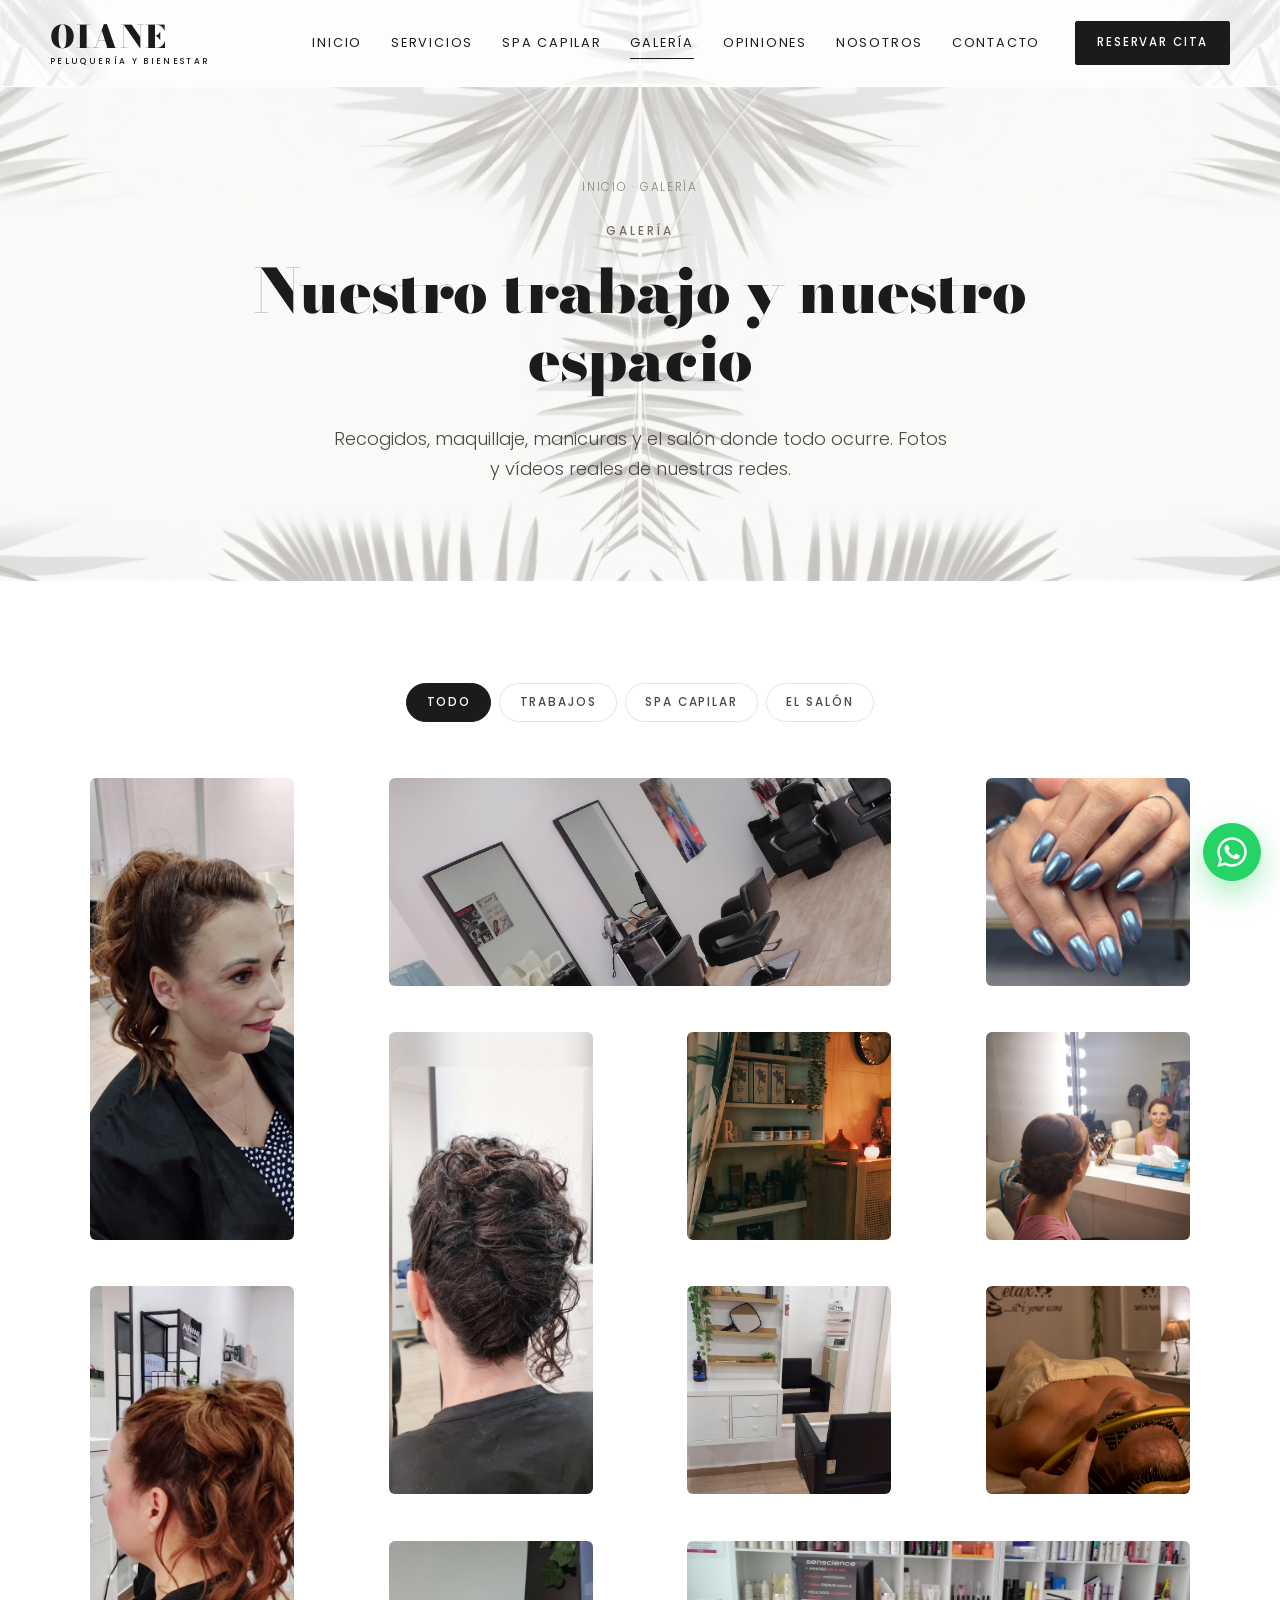
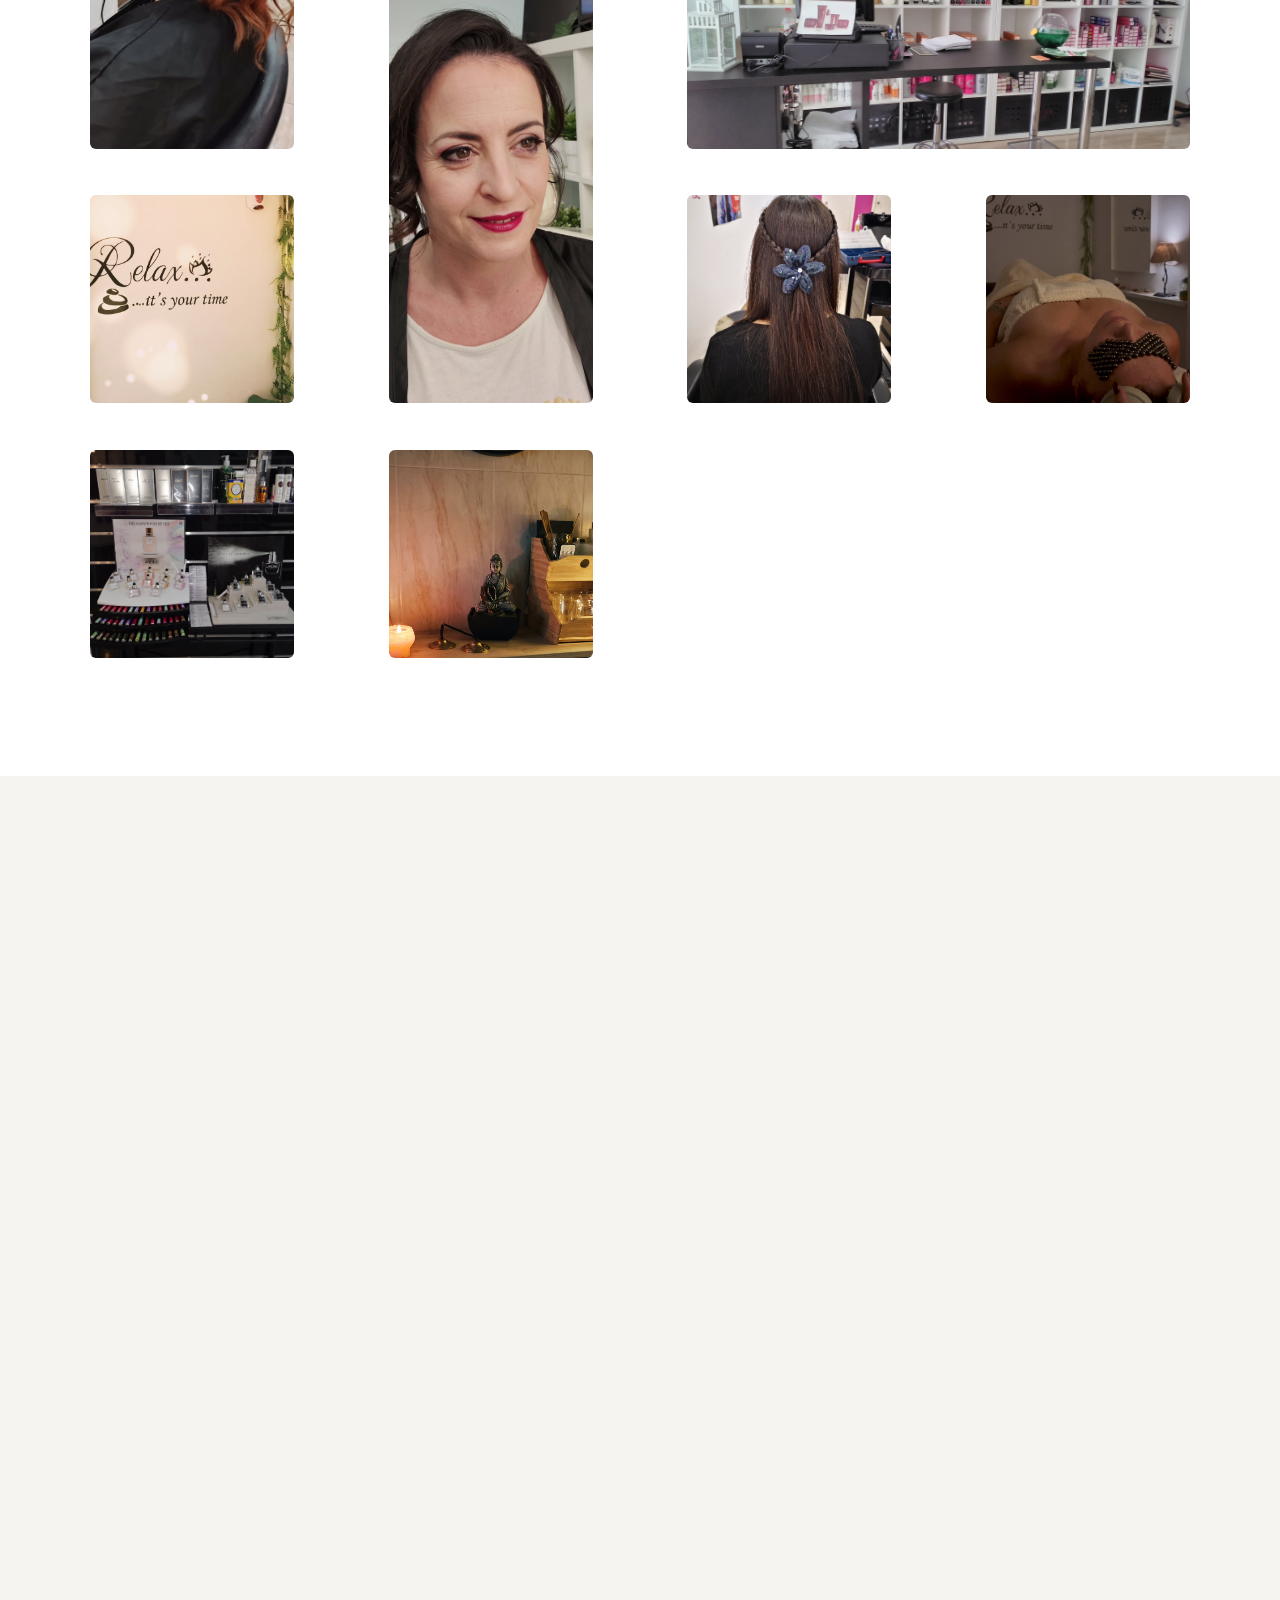
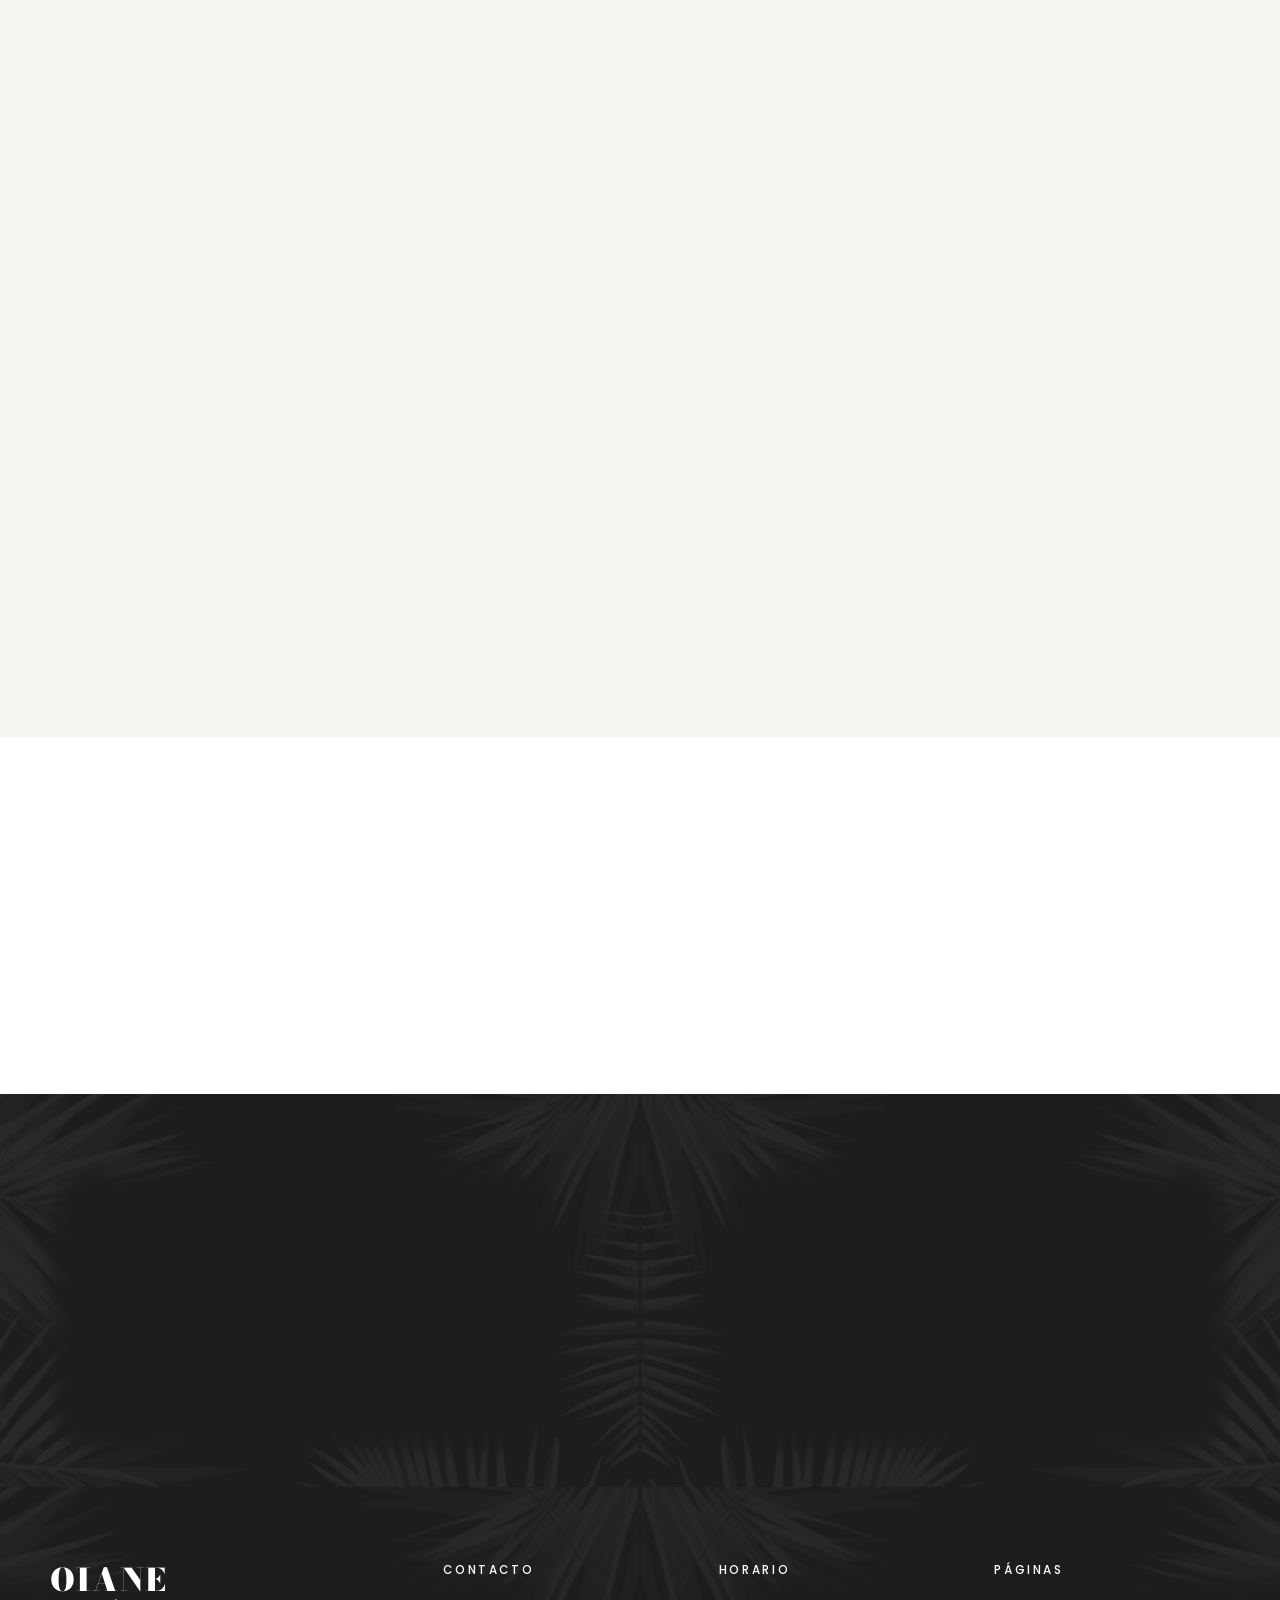
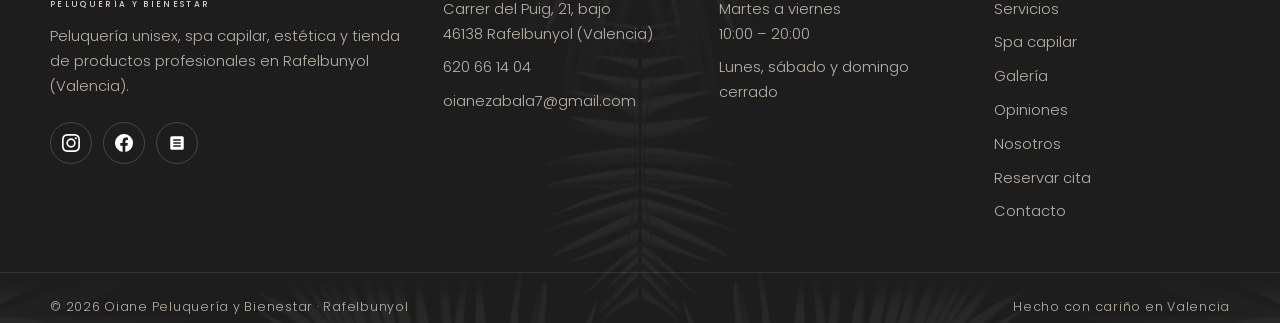
<file: galeria.html>
<!DOCTYPE html>
<html lang="es">
<head>
  <meta charset="UTF-8">
  <meta name="viewport" content="width=device-width, initial-scale=1">
  <title>Galería · Oiane Peluquería y Bienestar</title>
  <meta name="description" content="Fotos y vídeos de los trabajos de Oiane: recogidos, maquillaje, manicura, spa capilar y el salón en Rafelbunyol.">
  <meta name="theme-color" content="#ffffff">
  <link rel="icon" href="assets/img/favicon.svg" type="image/svg+xml">
  <meta property="og:title" content="Galería · Oiane Peluquería y Bienestar">
  <meta property="og:description" content="Fotos y vídeos de los trabajos de Oiane: recogidos, maquillaje, manicura, spa capilar y el salón en Rafelbunyol.">
  <meta property="og:image" content="assets/img/logo-portada.jpg">
  <meta property="og:type" content="website">
  <meta property="og:locale" content="es_ES">
  <link rel="preconnect" href="https://fonts.googleapis.com">
  <link rel="preconnect" href="https://fonts.gstatic.com" crossorigin>
  <link href="https://fonts.googleapis.com/css2?family=Bodoni+Moda:ital,opsz,wght@0,6..96,400;0,6..96,700;0,6..96,900;1,6..96,400&family=Poppins:wght@300;400;500;600&display=swap" rel="stylesheet">
  <link rel="stylesheet" href="assets/css/style.css">
</head>
<body>
<a class="salto" href="#contenido" style="position:absolute;left:-999px">Saltar al contenido</a>
<header class="cabecera">
  <div class="contenedor cabecera__int">
    <a class="logo" href="index.html" aria-label="Oiane Peluquería y Bienestar — inicio">
      <span class="logo__nombre">Oiane</span>
      <span class="logo__sub">Peluquería y Bienestar</span>
    </a>
    <nav class="menu" aria-label="Navegación principal">
      <a href="index.html">Inicio</a>
      <a href="servicios.html">Servicios</a>
      <a href="spa-capilar.html">Spa capilar</a>
      <a href="galeria.html">Galería</a>
      <a href="valoraciones.html">Opiniones</a>
      <a href="nosotros.html">Nosotros</a>
      <a href="contacto.html">Contacto</a>
      <a class="btn btn--negro" href="reservas.html">Reservar cita</a>
    </nav>
    <button class="burger" aria-label="Abrir menú" aria-expanded="false"><span></span><span></span><span></span></button>
  </div>
</header>
<main id="contenido">

<section class="cabecera-pagina con-patron">
  <img class="hoja hoja--izq" src="assets/img/hoja-izq.jpg" alt="" aria-hidden="true">
  <img class="hoja hoja--der" src="assets/img/hoja-der.jpg" alt="" aria-hidden="true">
  <div class="contenedor--estrecho revelar">
    <p class="migas"><a href="index.html">Inicio</a> · Galería</p>
    <span class="antetitulo">Galería</span>
    <h1>Nuestro trabajo y nuestro espacio</h1>
    <p class="entradilla">Recogidos, maquillaje, manicuras y el salón donde todo ocurre. Fotos y vídeos reales de nuestras redes.</p>
  </div>
</section>

<section class="seccion">
  <div class="contenedor">
    <div class="filtros revelar" role="group" aria-label="Filtrar galería">
      <button class="activo" data-filtro="todo">Todo</button>
      <button data-filtro="trabajos">Trabajos</button>
      <button data-filtro="spa">Spa capilar</button>
      <button data-filtro="local">El salón</button>
    </div>
    <div class="galeria revelar">
      <figure class="pieza-galeria pieza-galeria--alta" data-categoria="trabajos" data-grande="assets/img/trabajo-corpus-1.jpg"><img src="assets/img/trabajo-corpus-1.jpg" alt="Recogido con rizo natural y maquillaje en tonos tierra" loading="lazy"><figcaption>Recogido de Corpus</figcaption></figure>
      <figure class="pieza-galeria pieza-galeria--ancha" data-categoria="local" data-grande="assets/img/local-2.jpg"><img src="assets/img/local-2.jpg" alt="Vista general del salón con espejos y sillones" loading="lazy"><figcaption>El salón</figcaption></figure>
      <figure class="pieza-galeria" data-categoria="trabajos" data-grande="assets/img/unas-cromo.jpg"><img src="assets/img/unas-cromo.jpg" alt="Manicura efecto cromo azul" loading="lazy"><figcaption>Manicura cromo</figcaption></figure>
      <figure class="pieza-galeria pieza-galeria--alta" data-categoria="trabajos" data-grande="assets/img/trabajo-italiano.jpg"><img src="assets/img/trabajo-italiano.jpg" alt="Recogido estilo italiano con rizo natural hacia delante" loading="lazy"><figcaption>Recogido italiano</figcaption></figure>
      <figure class="pieza-galeria" data-categoria="spa" data-grande="assets/img/spa-sala-1.jpg"><img src="assets/img/spa-sala-1.jpg" alt="Camilla y luz cálida en la sala del spa capilar" loading="lazy"><figcaption>Sala del spa capilar</figcaption></figure>
      <figure class="pieza-galeria" data-categoria="trabajos" data-grande="assets/img/trabajo-trenza.jpg"><img src="assets/img/trabajo-trenza.jpg" alt="Trenza con tocado de flor" loading="lazy"><figcaption>Trenza con tocado</figcaption></figure>
      <figure class="pieza-galeria pieza-galeria--alta" data-categoria="trabajos" data-grande="assets/img/trabajo-corpus-2.jpg"><img src="assets/img/trabajo-corpus-2.jpg" alt="Recogido alto con rizos sueltos" loading="lazy"><figcaption>Recogido con rizo</figcaption></figure>
      <figure class="pieza-galeria" data-categoria="local" data-grande="assets/img/local-1.jpg"><img src="assets/img/local-1.jpg" alt="Puesto de trabajo con espejo y sillón" loading="lazy"><figcaption>Puesto de trabajo</figcaption></figure>
      <figure class="pieza-galeria" data-categoria="spa" data-grande="assets/img/spa-1.jpg"><img src="assets/img/spa-1.jpg" alt="Ritual de spa capilar" loading="lazy"><figcaption>Ritual de spa</figcaption></figure>
      <figure class="pieza-galeria pieza-galeria--alta" data-categoria="trabajos" data-grande="assets/img/trabajo-mono.jpg"><img src="assets/img/trabajo-mono.jpg" alt="Moño bajo con maquillaje en tonos burdeos" loading="lazy"><figcaption>Moño bajo y maquillaje</figcaption></figure>
      <figure class="pieza-galeria pieza-galeria--ancha" data-categoria="local" data-grande="assets/img/local-3.jpg"><img src="assets/img/local-3.jpg" alt="Mostrador y expositor de productos profesionales" loading="lazy"><figcaption>Zona de productos</figcaption></figure>
      <figure class="pieza-galeria" data-categoria="spa" data-grande="assets/img/spa-sala-2.jpg"><img src="assets/img/spa-sala-2.jpg" alt="Luces cálidas y plantas en el spa capilar" loading="lazy"><figcaption>Detalle del spa</figcaption></figure>
      <figure class="pieza-galeria" data-categoria="trabajos" data-grande="assets/img/trabajo-recogido.jpg"><img src="assets/img/trabajo-recogido.jpg" alt="Recogido trenzado frente al espejo de maquillaje" loading="lazy"><figcaption>Recogido trenzado</figcaption></figure>
      <figure class="pieza-galeria" data-categoria="spa" data-grande="assets/img/spa-2.jpg"><img src="assets/img/spa-2.jpg" alt="Masaje con accesorio en el spa capilar" loading="lazy"><figcaption>Masaje capilar</figcaption></figure>
      <figure class="pieza-galeria" data-categoria="local" data-grande="assets/img/local-productos.jpg"><img src="assets/img/local-productos.jpg" alt="Expositor de perfumes y cosmética" loading="lazy"><figcaption>Tienda</figcaption></figure>
      <figure class="pieza-galeria" data-categoria="spa" data-grande="assets/img/spa-sala-3.jpg"><img src="assets/img/spa-sala-3.jpg" alt="Rincón con velas en el spa capilar" loading="lazy"><figcaption>Bienvenid@s al spa</figcaption></figure>
    </div>
  </div>
</section>

<section class="seccion seccion--arena">
  <img class="hoja hoja--izq" src="assets/img/hoja-izq.jpg" alt="" aria-hidden="true">
  <div class="contenedor">
    <div class="cabecera-seccion centrado revelar">
      <span class="antetitulo">Vídeos</span>
      <h2>Recogidos, maquillaje y spa en movimiento</h2>
      <p class="entradilla">Pulsa para reproducir. Los vídeos son los mismos que compartimos en nuestro Instagram y Facebook.</p>
    </div>
    <div class="rejilla-videos revelar">
      <div class="video-reel">
        <video playsinline preload="none" poster="assets/video/recogido-corpus.jpg" controls><source src="assets/video/recogido-corpus.mp4" type="video/mp4"></video>
        <button class="video-reel__play" aria-label="Reproducir vídeo del recogido de Corpus"><span><svg viewBox="0 0 24 24"><path d="M8 5v14l11-7z"/></svg></span></button>
        <div class="video-reel__etiqueta"><b>Recogido y maquillaje</b>Corpus, sin prisas</div>
      </div>
      <div class="video-reel">
        <video playsinline preload="none" poster="assets/video/recogido-italiano.jpg" controls><source src="assets/video/recogido-italiano.mp4" type="video/mp4"></video>
        <button class="video-reel__play" aria-label="Reproducir vídeo del recogido italiano"><span><svg viewBox="0 0 24 24"><path d="M8 5v14l11-7z"/></svg></span></button>
        <div class="video-reel__etiqueta"><b>Recogido italiano</b>Rizo natural hacia delante</div>
      </div>
      <div class="video-reel">
        <video playsinline preload="none" poster="assets/video/mono-bajo.jpg" controls><source src="assets/video/mono-bajo.mp4" type="video/mp4"></video>
        <button class="video-reel__play" aria-label="Reproducir vídeo del moño bajo"><span><svg viewBox="0 0 24 24"><path d="M8 5v14l11-7z"/></svg></span></button>
        <div class="video-reel__etiqueta"><b>Moño bajo clásico</b>Mirada burdeos y labio borgoña</div>
      </div>
      <div class="video-reel">
        <video playsinline preload="none" poster="assets/video/spa-capilar-presentacion.jpg" controls><source src="assets/video/spa-capilar-presentacion.mp4" type="video/mp4"></video>
        <button class="video-reel__play" aria-label="Reproducir vídeo de presentación del spa capilar"><span><svg viewBox="0 0 24 24"><path d="M8 5v14l11-7z"/></svg></span></button>
        <div class="video-reel__etiqueta"><b>Spa capilar</b>Por fin ha llegado</div>
      </div>
      <div class="video-reel">
        <video playsinline preload="none" poster="assets/video/spa-capilar-ritual.jpg" controls><source src="assets/video/spa-capilar-ritual.mp4" type="video/mp4"></video>
        <button class="video-reel__play" aria-label="Reproducir vídeo del ritual de spa"><span><svg viewBox="0 0 24 24"><path d="M8 5v14l11-7z"/></svg></span></button>
        <div class="video-reel__etiqueta"><b>El ritual</b>Tu momento de desconexión</div>
      </div>
      <div class="video-reel">
        <video playsinline preload="none" poster="assets/video/spa-capilar-masaje.jpg" controls><source src="assets/video/spa-capilar-masaje.mp4" type="video/mp4"></video>
        <button class="video-reel__play" aria-label="Reproducir vídeo del masaje capilar"><span><svg viewBox="0 0 24 24"><path d="M8 5v14l11-7z"/></svg></span></button>
        <div class="video-reel__etiqueta"><b>El masaje</b>Activa tu cuero cabelludo</div>
      </div>
    </div>
  </div>
</section>

<section class="seccion">
  <div class="contenedor">
    <div class="instagram-cabecera revelar">
      <div>
        <span class="antetitulo">Instagram</span>
        <h2 style="margin:0">@oiane_peluqueria</h2>
      </div>
      <a class="btn" href="https://www.instagram.com/oiane_peluqueria/" target="_blank" rel="noopener">Seguir en Instagram</a>
    </div>
    <div class="instagram-embeds revelar">
      <blockquote class="instagram-media" data-instgrm-permalink="https://www.instagram.com/reel/DeaYEhhoq0z/" data-instgrm-version="14"><a href="https://www.instagram.com/reel/DeaYEhhoq0z/" target="_blank" rel="noopener">Ver este reel en Instagram</a></blockquote>
      <blockquote class="instagram-media" data-instgrm-permalink="https://www.instagram.com/reel/DdKgemnoanI/" data-instgrm-version="14"><a href="https://www.instagram.com/reel/DdKgemnoanI/" target="_blank" rel="noopener">Ver este reel en Instagram</a></blockquote>
    </div>
    <script async src="https://www.instagram.com/embed.js"></script>
  </div>
</section>

<section class="cta con-patron">
  <img class="hoja hoja--der" src="assets/img/hoja-der.jpg" alt="" aria-hidden="true">
  <div class="contenedor--estrecho revelar">
    <span class="antetitulo">¿Te gusta lo que ves?</span>
    <h2>Tu próximo look <em>empieza aquí</em></h2>
    <div class="botones">
      <a class="btn btn--taupe enlace-fresha" href="#">Reservar en Fresha</a>
      <a class="btn enlace-whatsapp" href="#">Reservar por WhatsApp</a>
    </div>
  </div>
</section>
</main>

<footer class="pie">
  <div class="contenedor pie__int">
    <div>
      <a class="logo" href="index.html"><span class="logo__nombre">Oiane</span><span class="logo__sub">Peluquería y Bienestar</span></a>
      <p>Peluquería unisex, spa capilar, estética y tienda de productos profesionales en Rafelbunyol (Valencia).</p>
      <div class="redes">
        <a href="https://www.instagram.com/oiane_peluqueria/" target="_blank" rel="noopener" aria-label="Instagram"><svg viewBox="0 0 24 24"><path d="M12 2.2c3.2 0 3.6 0 4.8.1 3.3.1 4.8 1.7 4.9 4.9.1 1.3.1 1.6.1 4.8s0 3.6-.1 4.8c-.1 3.2-1.7 4.8-4.9 4.9-1.3.1-1.6.1-4.8.1s-3.6 0-4.8-.1c-3.3-.1-4.8-1.7-4.9-4.9C2.2 15.6 2.2 15.2 2.2 12s0-3.6.1-4.8C2.4 3.9 4 2.4 7.2 2.3 8.4 2.2 8.8 2.2 12 2.2zM12 0C8.7 0 8.3 0 7.1.1 2.7.3.3 2.7.1 7.1 0 8.3 0 8.7 0 12s0 3.7.1 4.9c.2 4.4 2.6 6.8 7 7 1.2.1 1.6.1 4.9.1s3.7 0 4.9-.1c4.4-.2 6.8-2.6 7-7 .1-1.2.1-1.6.1-4.9s0-3.7-.1-4.9c-.2-4.4-2.6-6.8-7-7C15.7 0 15.3 0 12 0zm0 5.8a6.2 6.2 0 1 0 0 12.4 6.2 6.2 0 0 0 0-12.4zM12 16a4 4 0 1 1 0-8 4 4 0 0 1 0 8zm6.4-11.8a1.4 1.4 0 1 0 0 2.9 1.4 1.4 0 0 0 0-2.9z"/></svg></a>
        <a href="https://www.facebook.com/oianepeluqueria/" target="_blank" rel="noopener" aria-label="Facebook"><svg viewBox="0 0 24 24"><path d="M24 12a12 12 0 1 0-13.9 11.9v-8.4H7.1V12h3V9.4c0-3 1.8-4.7 4.5-4.7 1.3 0 2.7.2 2.7.2v3h-1.5c-1.5 0-2 .9-2 1.9V12h3.3l-.5 3.5h-2.8v8.4A12 12 0 0 0 24 12z"/></svg></a>
        <a class="enlace-fresha" href="#" aria-label="Fresha"><svg viewBox="0 0 24 24"><path d="M19 3H5a2 2 0 0 0-2 2v14a2 2 0 0 0 2 2h14a2 2 0 0 0 2-2V5a2 2 0 0 0-2-2zm-2 14H7v-2h10v2zm0-4H7v-2h10v2zm0-4H7V7h10v2z"/></svg></a>
      </div>
    </div>
    <div>
      <h4>Contacto</h4>
      <ul>
        <li>Carrer del Puig, 21, bajo<br>46138 Rafelbunyol (Valencia)</li>
        <li><a href="tel:+34620661404">620 66 14 04</a></li>
        <li><a href="mailto:oianezabala7@gmail.com">oianezabala7@gmail.com</a></li>
      </ul>
    </div>
    <div>
      <h4>Horario</h4>
      <ul>
        <li>Martes a viernes<br>10:00 – 20:00</li>
        <li>Lunes, sábado y domingo<br>cerrado</li>
      </ul>
    </div>
    <div>
      <h4>Páginas</h4>
      <ul>
        <li><a href="servicios.html">Servicios</a></li>
        <li><a href="spa-capilar.html">Spa capilar</a></li>
        <li><a href="galeria.html">Galería</a></li>
        <li><a href="valoraciones.html">Opiniones</a></li>
        <li><a href="nosotros.html">Nosotros</a></li>
        <li><a href="reservas.html">Reservar cita</a></li>
        <li><a href="contacto.html">Contacto</a></li>
      </ul>
    </div>
  </div>
  <div class="pie__legal">
    <div class="contenedor">
      <span>© <span class="anyo">2026</span> Oiane Peluquería y Bienestar · Rafelbunyol</span>
      <span>Hecho con cariño en Valencia</span>
    </div>
  </div>
</footer>

<a class="whatsapp-flotante enlace-whatsapp" href="#" aria-label="Escríbenos por WhatsApp">
  <svg viewBox="0 0 24 24"><path d="M17.5 14.4c-.3-.1-1.8-.9-2-1-.3-.1-.5-.1-.7.1-.2.3-.8 1-.9 1.2-.2.2-.3.2-.6.1-.3-.1-1.3-.5-2.4-1.5-.9-.8-1.5-1.8-1.7-2.1-.2-.3 0-.5.1-.6l.4-.5c.2-.2.2-.3.3-.5.1-.2.1-.4 0-.5-.1-.2-.7-1.6-.9-2.2-.2-.6-.5-.5-.7-.5h-.6c-.2 0-.5.1-.8.4-.3.3-1 1-1 2.5s1.1 2.9 1.2 3.1c.1.2 2.1 3.2 5.1 4.5.7.3 1.3.5 1.7.6.7.2 1.4.2 1.9.1.6-.1 1.8-.7 2-1.4.2-.7.2-1.3.2-1.4-.1-.2-.3-.3-.6-.4zM12 21.8c-1.8 0-3.5-.5-5-1.4l-.4-.2-3.7 1 1-3.6-.2-.4A9.8 9.8 0 1 1 12 21.8zM12 .2A11.8 11.8 0 0 0 2 18.1L.3 24l6.1-1.6A11.8 11.8 0 1 0 12 .2z"/></svg>
</a>

<script src="assets/js/main.js"></script>
</body>
</html>
</file>
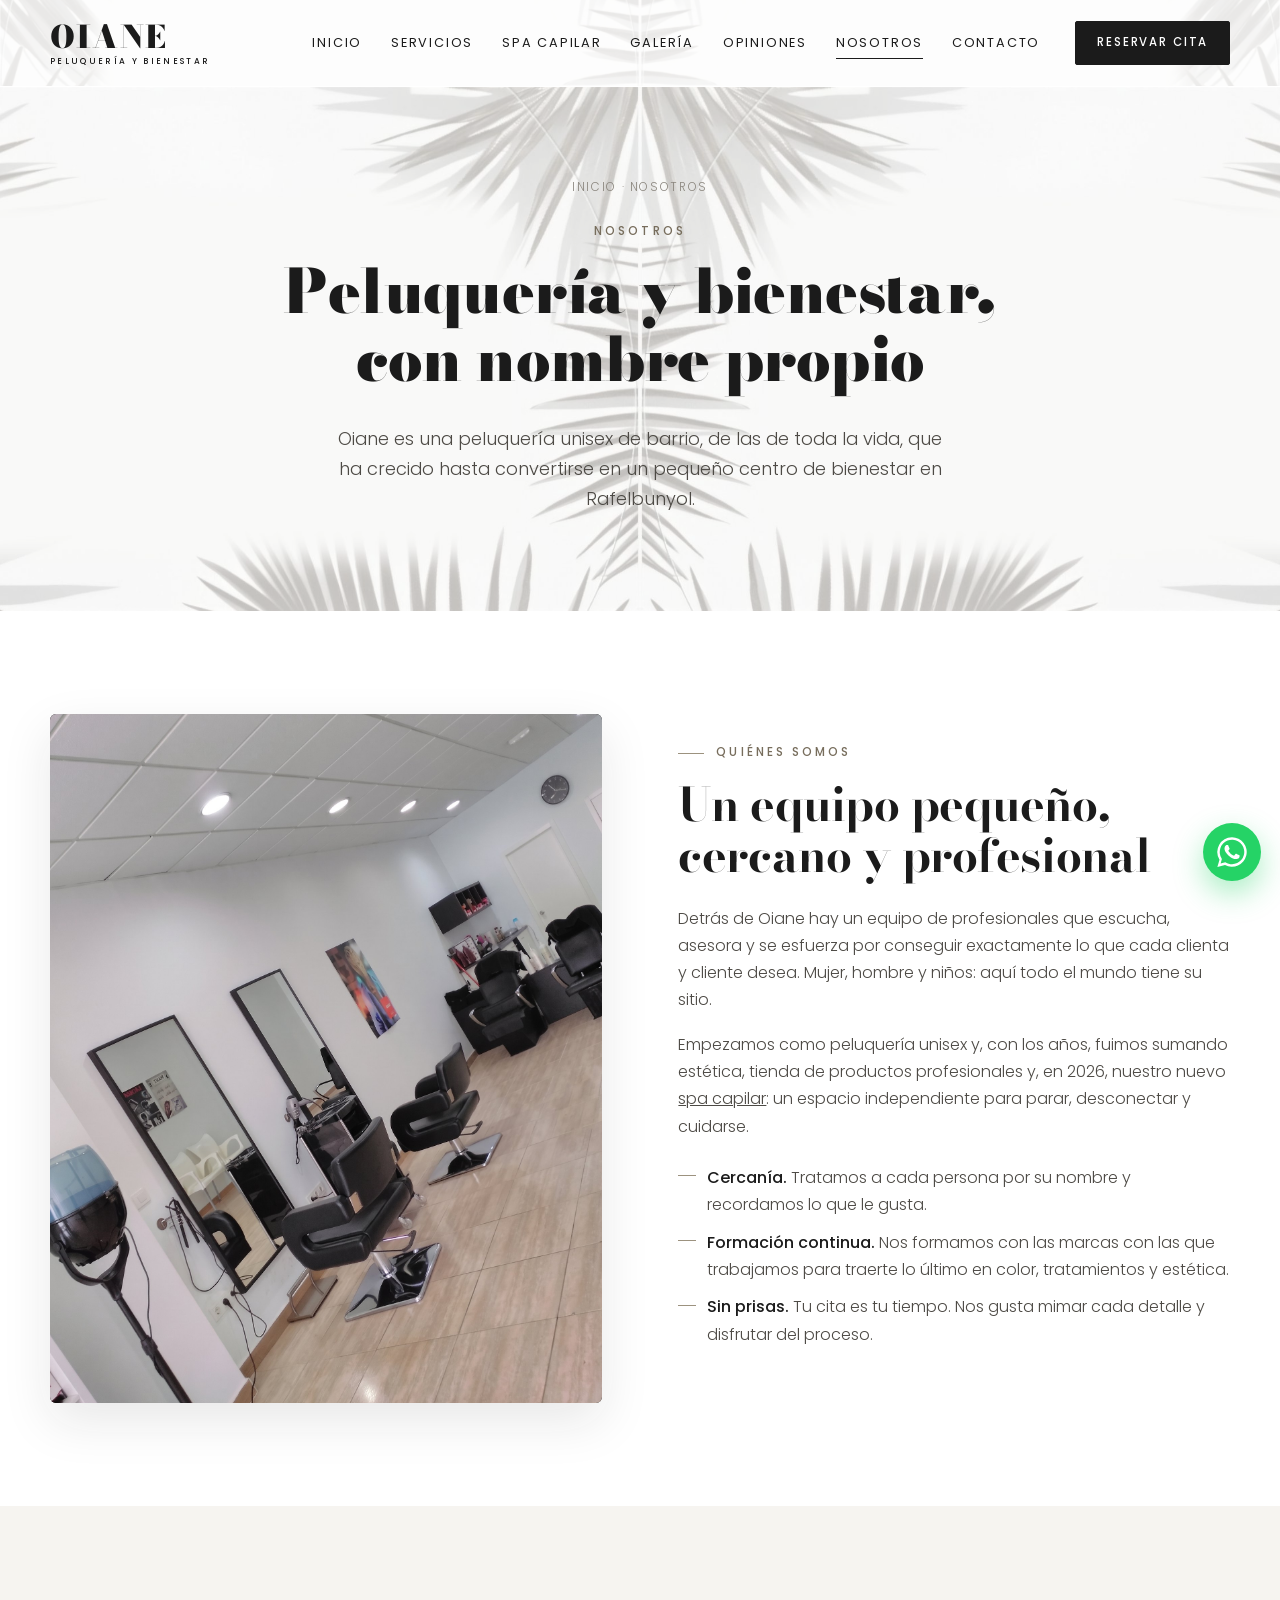
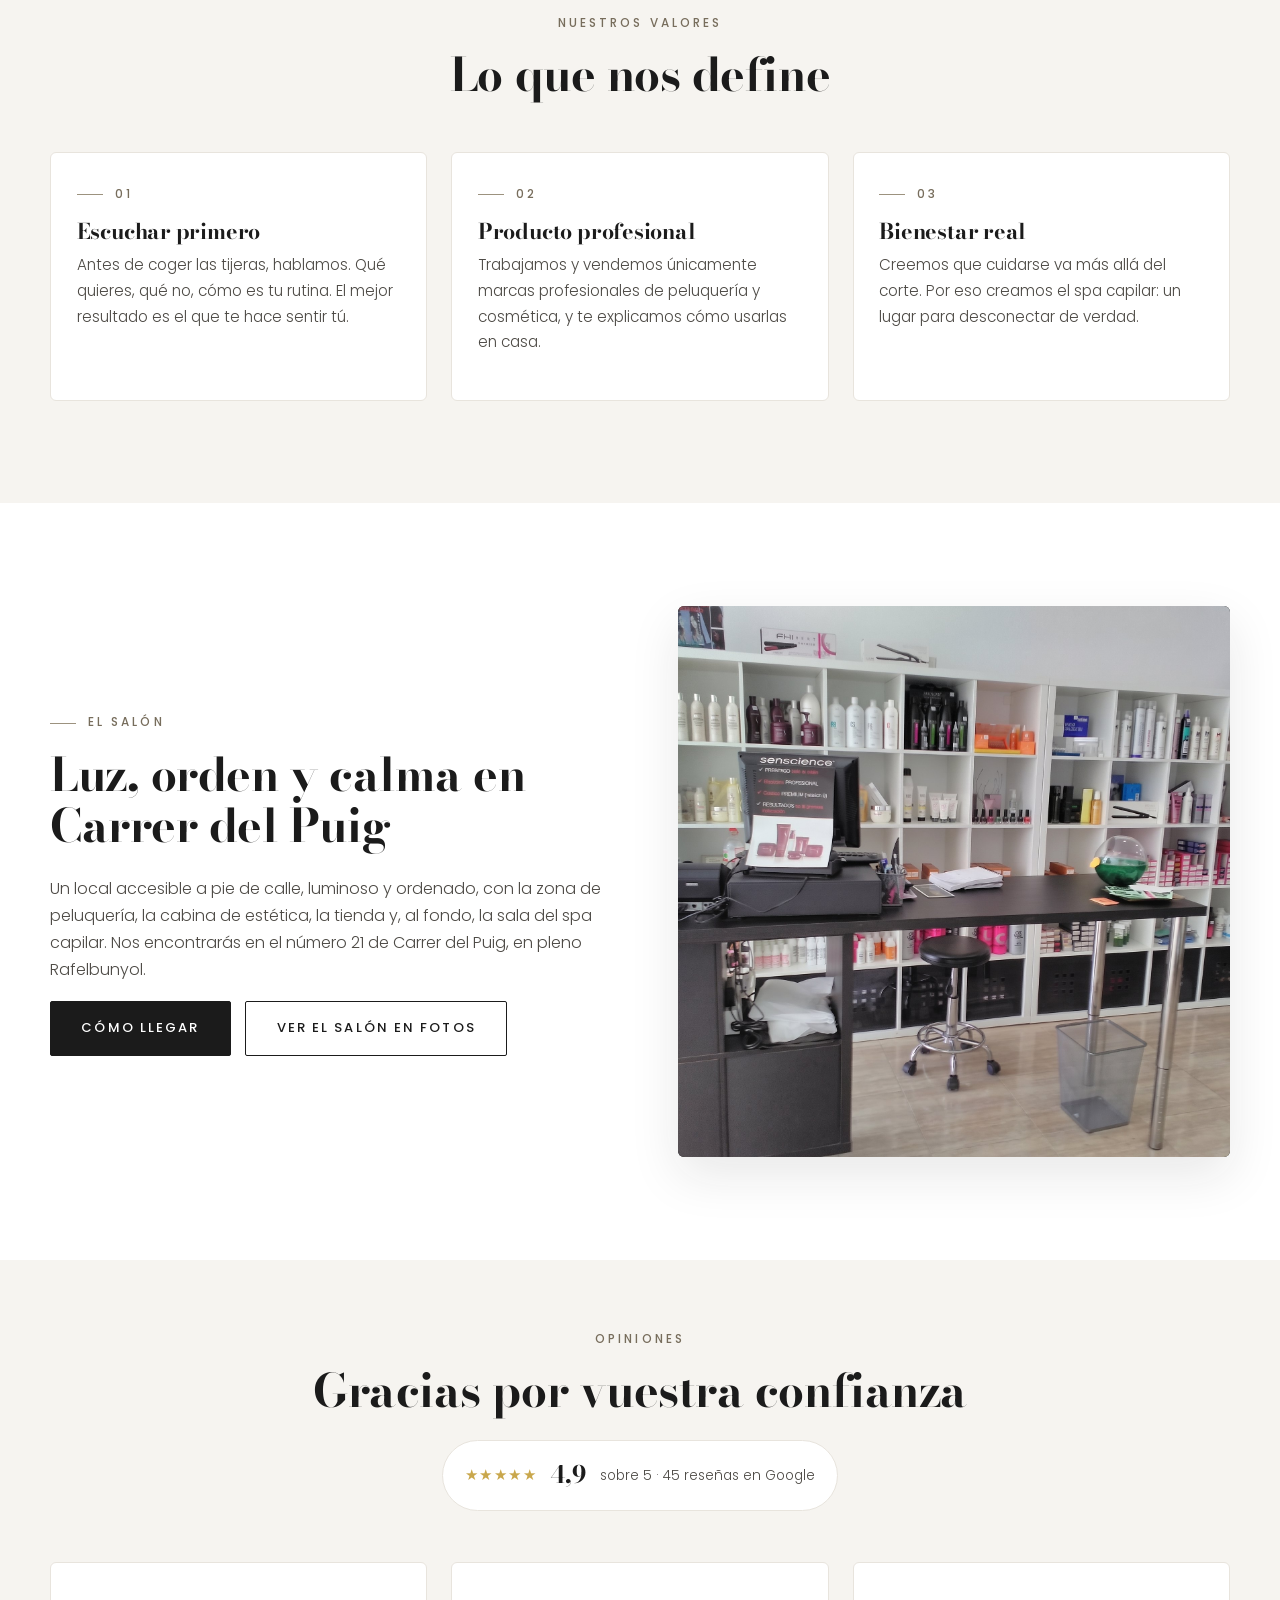
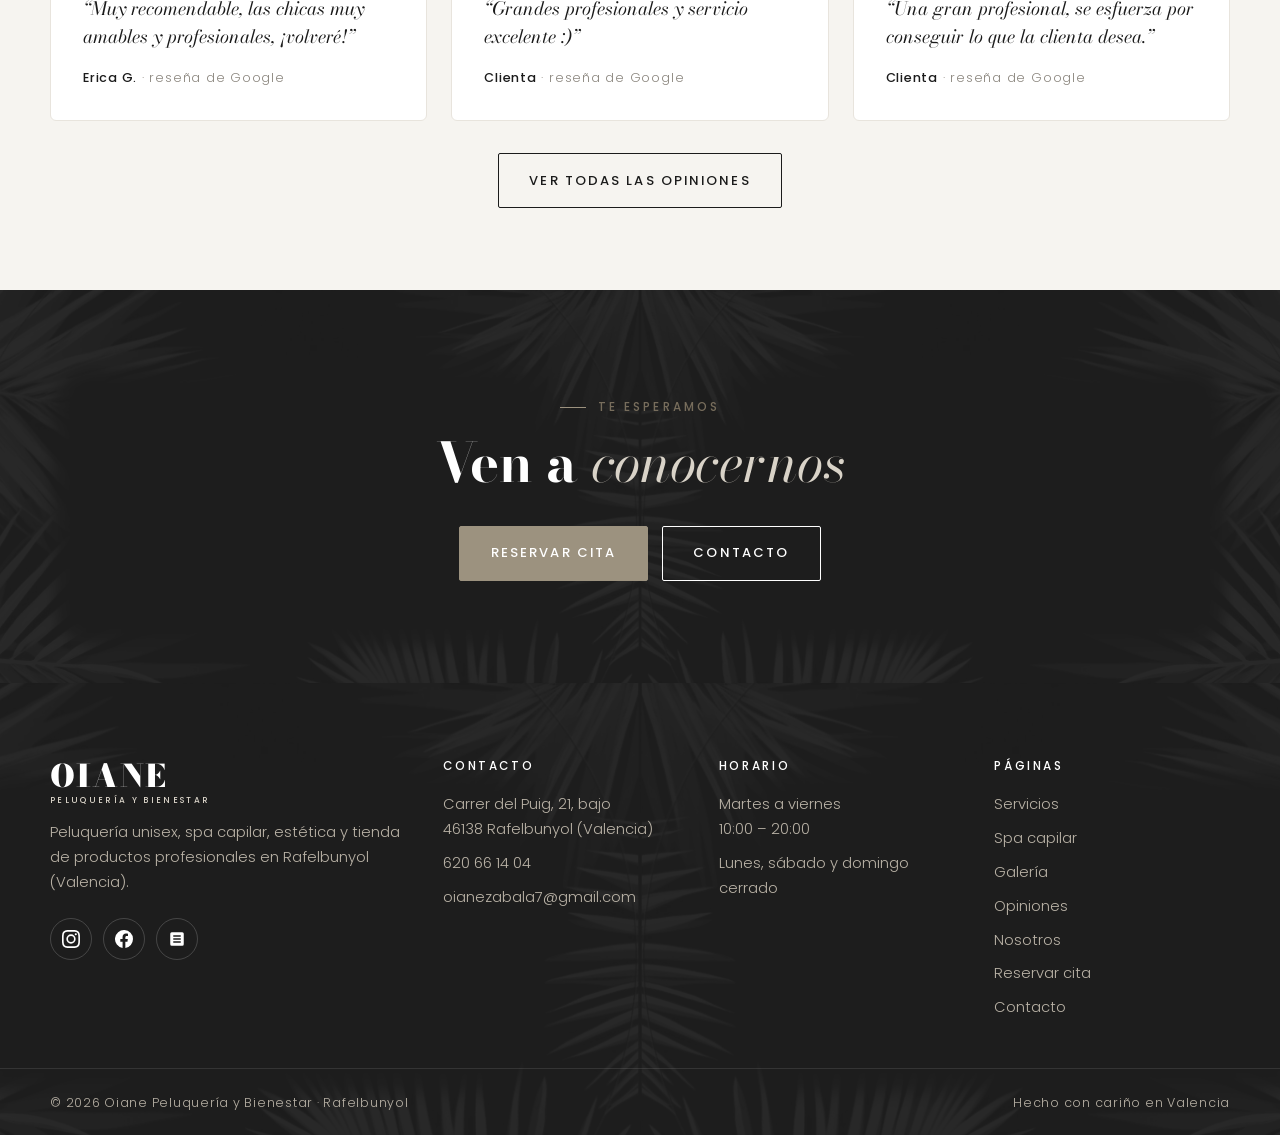
<file: nosotros.html>
<!DOCTYPE html>
<html lang="es">
<head>
  <meta charset="UTF-8">
  <meta name="viewport" content="width=device-width, initial-scale=1">
  <title>Nosotros · Oiane Peluquería y Bienestar</title>
  <meta name="description" content="Conoce Oiane, peluquería unisex y centro de bienestar en Rafelbunyol: equipo cercano, producto profesional y un nuevo spa capilar.">
  <meta name="theme-color" content="#ffffff">
  <link rel="icon" href="assets/img/favicon.svg" type="image/svg+xml">
  <meta property="og:title" content="Nosotros · Oiane Peluquería y Bienestar">
  <meta property="og:description" content="Conoce Oiane, peluquería unisex y centro de bienestar en Rafelbunyol: equipo cercano, producto profesional y un nuevo spa capilar.">
  <meta property="og:image" content="assets/img/logo-portada.jpg">
  <meta property="og:type" content="website">
  <meta property="og:locale" content="es_ES">
  <link rel="preconnect" href="https://fonts.googleapis.com">
  <link rel="preconnect" href="https://fonts.gstatic.com" crossorigin>
  <link href="https://fonts.googleapis.com/css2?family=Bodoni+Moda:ital,opsz,wght@0,6..96,400;0,6..96,700;0,6..96,900;1,6..96,400&family=Poppins:wght@300;400;500;600&display=swap" rel="stylesheet">
  <link rel="stylesheet" href="assets/css/style.css">
</head>
<body>
<a class="salto" href="#contenido" style="position:absolute;left:-999px">Saltar al contenido</a>
<header class="cabecera">
  <div class="contenedor cabecera__int">
    <a class="logo" href="index.html" aria-label="Oiane Peluquería y Bienestar — inicio">
      <span class="logo__nombre">Oiane</span>
      <span class="logo__sub">Peluquería y Bienestar</span>
    </a>
    <nav class="menu" aria-label="Navegación principal">
      <a href="index.html">Inicio</a>
      <a href="servicios.html">Servicios</a>
      <a href="spa-capilar.html">Spa capilar</a>
      <a href="galeria.html">Galería</a>
      <a href="valoraciones.html">Opiniones</a>
      <a href="nosotros.html">Nosotros</a>
      <a href="contacto.html">Contacto</a>
      <a class="btn btn--negro" href="reservas.html">Reservar cita</a>
    </nav>
    <button class="burger" aria-label="Abrir menú" aria-expanded="false"><span></span><span></span><span></span></button>
  </div>
</header>
<main id="contenido">

<section class="cabecera-pagina con-patron">
  <img class="hoja hoja--izq" src="assets/img/hoja-izq.jpg" alt="" aria-hidden="true">
  <img class="hoja hoja--der" src="assets/img/hoja-der.jpg" alt="" aria-hidden="true">
  <div class="contenedor--estrecho revelar">
    <p class="migas"><a href="index.html">Inicio</a> · Nosotros</p>
    <span class="antetitulo">Nosotros</span>
    <h1>Peluquería y bienestar, con nombre propio</h1>
    <p class="entradilla">Oiane es una peluquería unisex de barrio, de las de toda la vida, que ha crecido hasta convertirse en un pequeño centro de bienestar en Rafelbunyol.</p>
  </div>
</section>

<section class="seccion">
  <div class="contenedor dos-col">
    <div class="dos-col__media revelar">
      <div class="marco" style="aspect-ratio:4/5"><img src="assets/img/local-2.jpg" alt="Interior del salón Oiane con espejos y sillones negros" loading="lazy"></div>
    </div>
    <div class="revelar" data-retraso="1">
      <span class="antetitulo">Quiénes somos</span>
      <h2>Un equipo pequeño, cercano y profesional</h2>
      <p>Detrás de Oiane hay un equipo de profesionales que escucha, asesora y se esfuerza por conseguir exactamente lo que cada clienta y cliente desea. Mujer, hombre y niños: aquí todo el mundo tiene su sitio.</p>
      <p>Empezamos como peluquería unisex y, con los años, fuimos sumando estética, tienda de productos profesionales y, en 2026, nuestro nuevo <a href="spa-capilar.html" style="text-decoration:underline">spa capilar</a>: un espacio independiente para parar, desconectar y cuidarse.</p>
      <ul class="lista-marcada">
        <li><strong>Cercanía.</strong> Tratamos a cada persona por su nombre y recordamos lo que le gusta.</li>
        <li><strong>Formación continua.</strong> Nos formamos con las marcas con las que trabajamos para traerte lo último en color, tratamientos y estética.</li>
        <li><strong>Sin prisas.</strong> Tu cita es tu tiempo. Nos gusta mimar cada detalle y disfrutar del proceso.</li>
      </ul>
    </div>
  </div>
</section>

<section class="seccion seccion--arena">
  <img class="hoja hoja--der" src="assets/img/hoja-der.jpg" alt="" aria-hidden="true">
  <div class="contenedor">
    <div class="cabecera-seccion centrado revelar">
      <span class="antetitulo">Nuestros valores</span>
      <h2>Lo que nos define</h2>
    </div>
    <div class="rejilla rejilla--3">
      <article class="tarjeta revelar"><div class="tarjeta__cuerpo"><span class="antetitulo">01</span><h3>Escuchar primero</h3><p>Antes de coger las tijeras, hablamos. Qué quieres, qué no, cómo es tu rutina. El mejor resultado es el que te hace sentir tú.</p></div></article>
      <article class="tarjeta revelar" data-retraso="1"><div class="tarjeta__cuerpo"><span class="antetitulo">02</span><h3>Producto profesional</h3><p>Trabajamos y vendemos únicamente marcas profesionales de peluquería y cosmética, y te explicamos cómo usarlas en casa.</p></div></article>
      <article class="tarjeta revelar" data-retraso="2"><div class="tarjeta__cuerpo"><span class="antetitulo">03</span><h3>Bienestar real</h3><p>Creemos que cuidarse va más allá del corte. Por eso creamos el spa capilar: un lugar para desconectar de verdad.</p></div></article>
    </div>
  </div>
</section>

<section class="seccion">
  <div class="contenedor dos-col dos-col--inversa">
    <div class="dos-col__media revelar">
      <div class="marco marco--cuadrado"><img src="assets/img/local-3.jpg" alt="Mostrador y expositor de productos en Oiane" loading="lazy"></div>
    </div>
    <div class="revelar" data-retraso="1">
      <span class="antetitulo">El salón</span>
      <h2>Luz, orden y calma en Carrer del Puig</h2>
      <p>Un local accesible a pie de calle, luminoso y ordenado, con la zona de peluquería, la cabina de estética, la tienda y, al fondo, la sala del spa capilar. Nos encontrarás en el número 21 de Carrer del Puig, en pleno Rafelbunyol.</p>
      <div class="botones">
        <a class="btn btn--negro" href="contacto.html">Cómo llegar</a>
        <a class="btn" href="galeria.html">Ver el salón en fotos</a>
      </div>
    </div>
  </div>
</section>

<section class="seccion seccion--arena seccion--compacta">
  <div class="contenedor">
    <div class="cabecera-seccion centrado revelar">
      <span class="antetitulo">Opiniones</span>
      <h2>Gracias por vuestra confianza</h2>
      <p><a class="valoracion-google" href="valoraciones.html"><span class="estrellas" aria-hidden="true">★★★★★</span><b>4,9</b> sobre 5 · 45 reseñas en Google</a></p>
    </div>
    <div class="testimonios">
      <a class="testimonio revelar" href="valoraciones.html"><blockquote>“Muy recomendable, las chicas muy amables y profesionales, ¡volveré!”</blockquote><footer><b>Erica G.</b> · reseña de Google</footer></a>
      <a class="testimonio revelar" href="valoraciones.html" data-retraso="1"><blockquote>“Grandes profesionales y servicio excelente :)”</blockquote><footer><b>Clienta</b> · reseña de Google</footer></a>
      <a class="testimonio revelar" href="valoraciones.html" data-retraso="2"><blockquote>“Una gran profesional, se esfuerza por conseguir lo que la clienta desea.”</blockquote><footer><b>Clienta</b> · reseña de Google</footer></a>
    </div>
    <p class="centrado" style="margin-top:2rem"><a class="btn" href="valoraciones.html">Ver todas las opiniones</a></p>
  </div>
</section>

<section class="cta con-patron">
  <img class="hoja hoja--izq" src="assets/img/hoja-izq.jpg" alt="" aria-hidden="true">
  <div class="contenedor--estrecho revelar">
    <span class="antetitulo">Te esperamos</span>
    <h2>Ven a <em>conocernos</em></h2>
    <div class="botones">
      <a class="btn btn--taupe" href="reservas.html">Reservar cita</a>
      <a class="btn" href="contacto.html">Contacto</a>
    </div>
  </div>
</section>
</main>

<footer class="pie">
  <div class="contenedor pie__int">
    <div>
      <a class="logo" href="index.html"><span class="logo__nombre">Oiane</span><span class="logo__sub">Peluquería y Bienestar</span></a>
      <p>Peluquería unisex, spa capilar, estética y tienda de productos profesionales en Rafelbunyol (Valencia).</p>
      <div class="redes">
        <a href="https://www.instagram.com/oiane_peluqueria/" target="_blank" rel="noopener" aria-label="Instagram"><svg viewBox="0 0 24 24"><path d="M12 2.2c3.2 0 3.6 0 4.8.1 3.3.1 4.8 1.7 4.9 4.9.1 1.3.1 1.6.1 4.8s0 3.6-.1 4.8c-.1 3.2-1.7 4.8-4.9 4.9-1.3.1-1.6.1-4.8.1s-3.6 0-4.8-.1c-3.3-.1-4.8-1.7-4.9-4.9C2.2 15.6 2.2 15.2 2.2 12s0-3.6.1-4.8C2.4 3.9 4 2.4 7.2 2.3 8.4 2.2 8.8 2.2 12 2.2zM12 0C8.7 0 8.3 0 7.1.1 2.7.3.3 2.7.1 7.1 0 8.3 0 8.7 0 12s0 3.7.1 4.9c.2 4.4 2.6 6.8 7 7 1.2.1 1.6.1 4.9.1s3.7 0 4.9-.1c4.4-.2 6.8-2.6 7-7 .1-1.2.1-1.6.1-4.9s0-3.7-.1-4.9c-.2-4.4-2.6-6.8-7-7C15.7 0 15.3 0 12 0zm0 5.8a6.2 6.2 0 1 0 0 12.4 6.2 6.2 0 0 0 0-12.4zM12 16a4 4 0 1 1 0-8 4 4 0 0 1 0 8zm6.4-11.8a1.4 1.4 0 1 0 0 2.9 1.4 1.4 0 0 0 0-2.9z"/></svg></a>
        <a href="https://www.facebook.com/oianepeluqueria/" target="_blank" rel="noopener" aria-label="Facebook"><svg viewBox="0 0 24 24"><path d="M24 12a12 12 0 1 0-13.9 11.9v-8.4H7.1V12h3V9.4c0-3 1.8-4.7 4.5-4.7 1.3 0 2.7.2 2.7.2v3h-1.5c-1.5 0-2 .9-2 1.9V12h3.3l-.5 3.5h-2.8v8.4A12 12 0 0 0 24 12z"/></svg></a>
        <a class="enlace-fresha" href="#" aria-label="Fresha"><svg viewBox="0 0 24 24"><path d="M19 3H5a2 2 0 0 0-2 2v14a2 2 0 0 0 2 2h14a2 2 0 0 0 2-2V5a2 2 0 0 0-2-2zm-2 14H7v-2h10v2zm0-4H7v-2h10v2zm0-4H7V7h10v2z"/></svg></a>
      </div>
    </div>
    <div>
      <h4>Contacto</h4>
      <ul>
        <li>Carrer del Puig, 21, bajo<br>46138 Rafelbunyol (Valencia)</li>
        <li><a href="tel:+34620661404">620 66 14 04</a></li>
        <li><a href="mailto:oianezabala7@gmail.com">oianezabala7@gmail.com</a></li>
      </ul>
    </div>
    <div>
      <h4>Horario</h4>
      <ul>
        <li>Martes a viernes<br>10:00 – 20:00</li>
        <li>Lunes, sábado y domingo<br>cerrado</li>
      </ul>
    </div>
    <div>
      <h4>Páginas</h4>
      <ul>
        <li><a href="servicios.html">Servicios</a></li>
        <li><a href="spa-capilar.html">Spa capilar</a></li>
        <li><a href="galeria.html">Galería</a></li>
        <li><a href="valoraciones.html">Opiniones</a></li>
        <li><a href="nosotros.html">Nosotros</a></li>
        <li><a href="reservas.html">Reservar cita</a></li>
        <li><a href="contacto.html">Contacto</a></li>
      </ul>
    </div>
  </div>
  <div class="pie__legal">
    <div class="contenedor">
      <span>© <span class="anyo">2026</span> Oiane Peluquería y Bienestar · Rafelbunyol</span>
      <span>Hecho con cariño en Valencia</span>
    </div>
  </div>
</footer>

<a class="whatsapp-flotante enlace-whatsapp" href="#" aria-label="Escríbenos por WhatsApp">
  <svg viewBox="0 0 24 24"><path d="M17.5 14.4c-.3-.1-1.8-.9-2-1-.3-.1-.5-.1-.7.1-.2.3-.8 1-.9 1.2-.2.2-.3.2-.6.1-.3-.1-1.3-.5-2.4-1.5-.9-.8-1.5-1.8-1.7-2.1-.2-.3 0-.5.1-.6l.4-.5c.2-.2.2-.3.3-.5.1-.2.1-.4 0-.5-.1-.2-.7-1.6-.9-2.2-.2-.6-.5-.5-.7-.5h-.6c-.2 0-.5.1-.8.4-.3.3-1 1-1 2.5s1.1 2.9 1.2 3.1c.1.2 2.1 3.2 5.1 4.5.7.3 1.3.5 1.7.6.7.2 1.4.2 1.9.1.6-.1 1.8-.7 2-1.4.2-.7.2-1.3.2-1.4-.1-.2-.3-.3-.6-.4zM12 21.8c-1.8 0-3.5-.5-5-1.4l-.4-.2-3.7 1 1-3.6-.2-.4A9.8 9.8 0 1 1 12 21.8zM12 .2A11.8 11.8 0 0 0 2 18.1L.3 24l6.1-1.6A11.8 11.8 0 1 0 12 .2z"/></svg>
</a>

<script src="assets/js/main.js"></script>
</body>
</html>
</file>
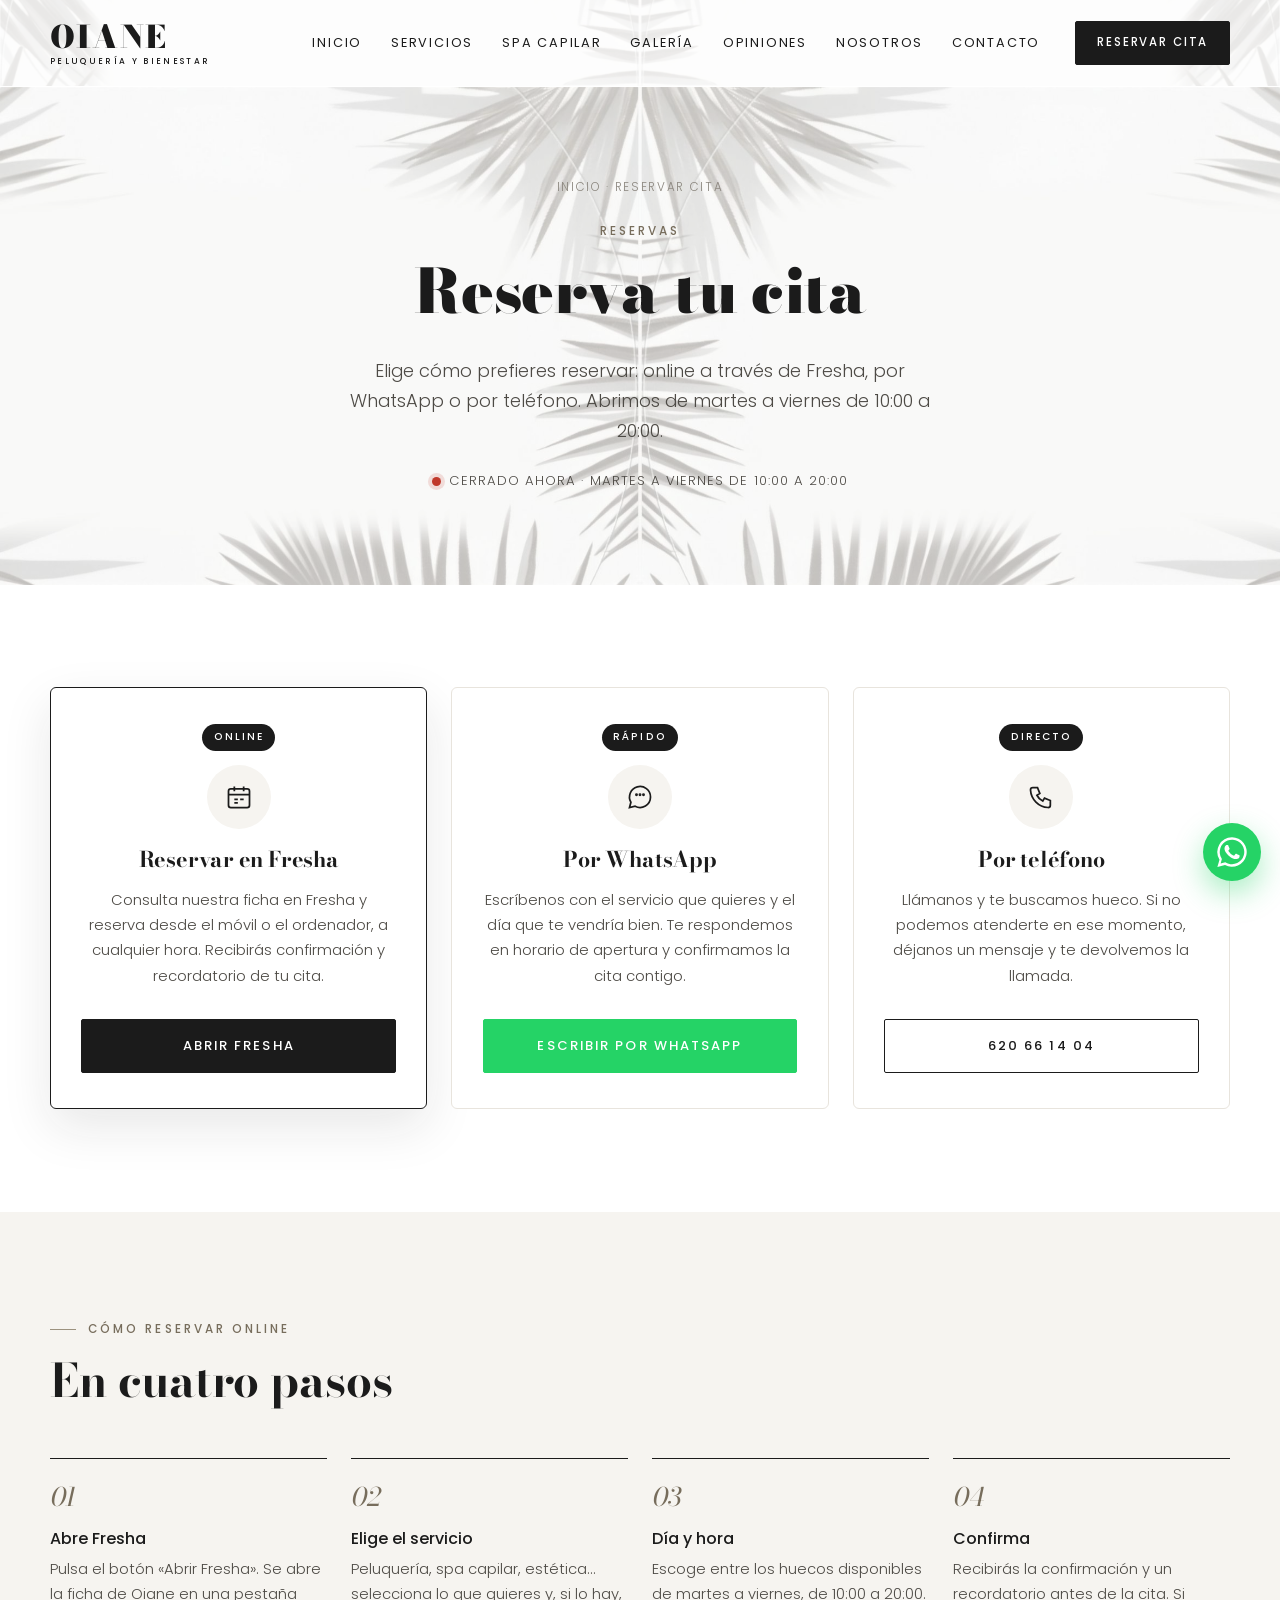
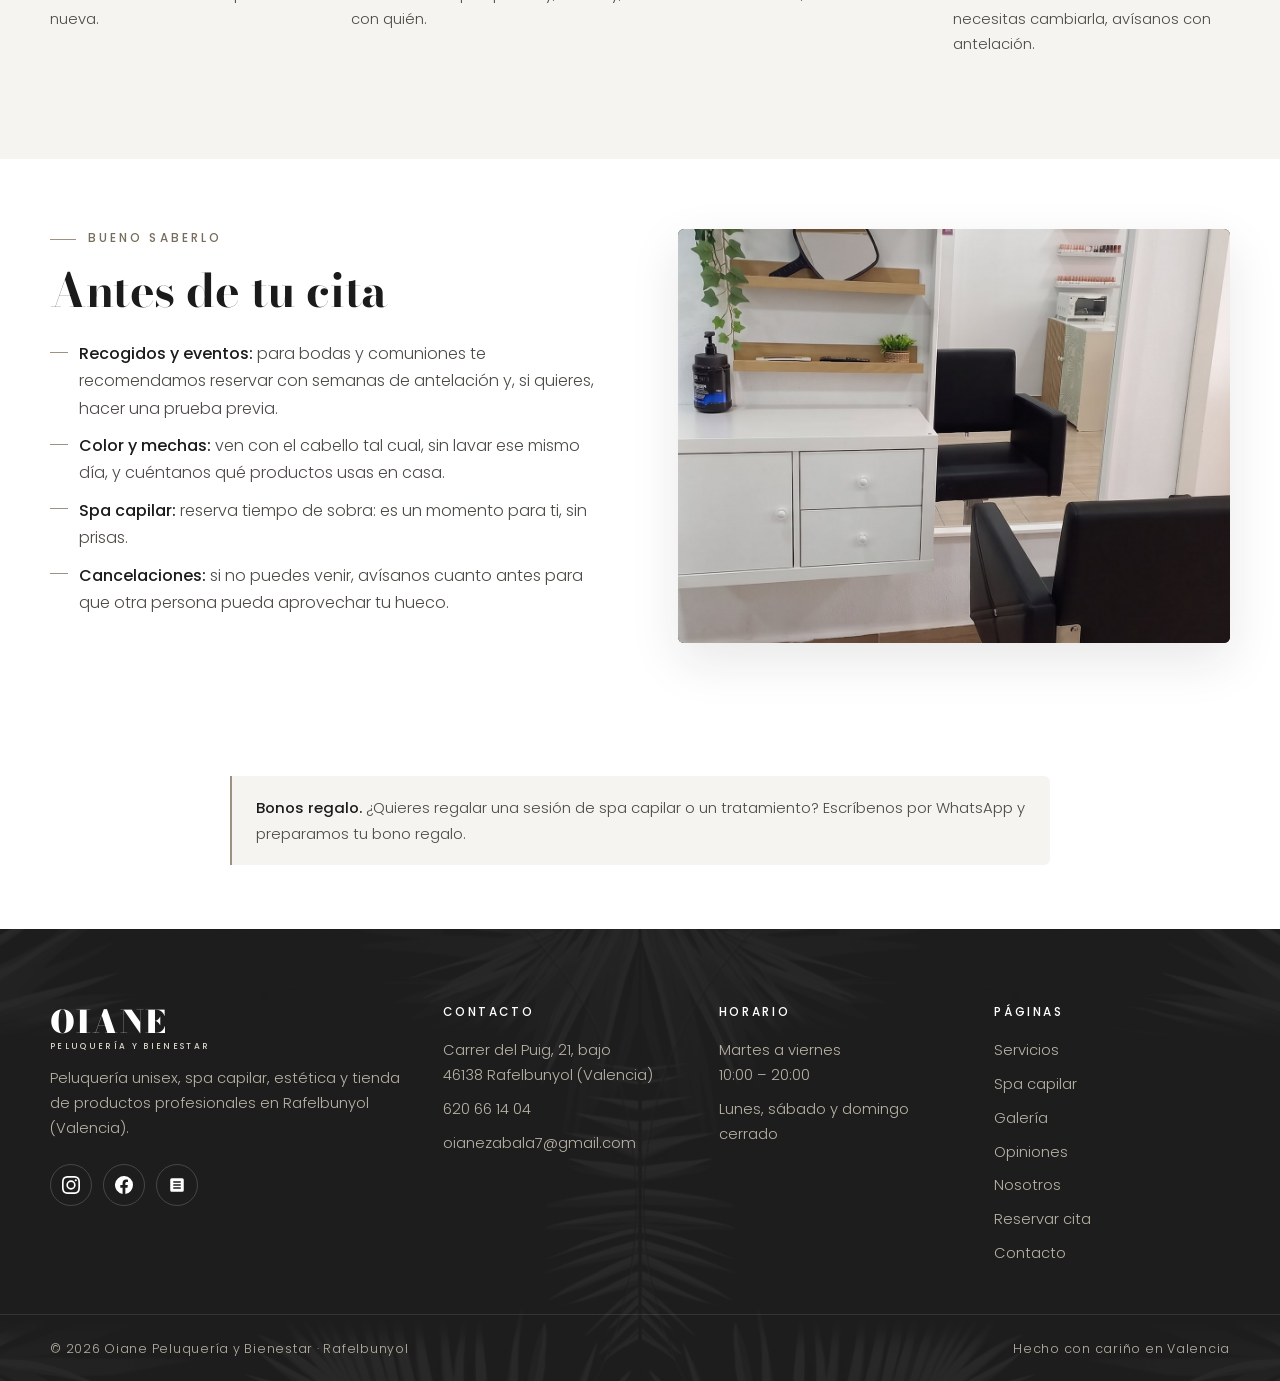
<file: reservas.html>
<!DOCTYPE html>
<html lang="es">
<head>
  <meta charset="UTF-8">
  <meta name="viewport" content="width=device-width, initial-scale=1">
  <title>Reservar cita · Oiane Peluquería y Bienestar</title>
  <meta name="description" content="Reserva tu cita en Oiane Peluquería y Bienestar (Rafelbunyol) online a través de Fresha, por WhatsApp o por teléfono.">
  <meta name="theme-color" content="#ffffff">
  <link rel="icon" href="assets/img/favicon.svg" type="image/svg+xml">
  <meta property="og:title" content="Reservar cita · Oiane Peluquería y Bienestar">
  <meta property="og:description" content="Reserva tu cita en Oiane Peluquería y Bienestar (Rafelbunyol) online a través de Fresha, por WhatsApp o por teléfono.">
  <meta property="og:image" content="assets/img/logo-portada.jpg">
  <meta property="og:type" content="website">
  <meta property="og:locale" content="es_ES">
  <link rel="preconnect" href="https://fonts.googleapis.com">
  <link rel="preconnect" href="https://fonts.gstatic.com" crossorigin>
  <link href="https://fonts.googleapis.com/css2?family=Bodoni+Moda:ital,opsz,wght@0,6..96,400;0,6..96,700;0,6..96,900;1,6..96,400&family=Poppins:wght@300;400;500;600&display=swap" rel="stylesheet">
  <link rel="stylesheet" href="assets/css/style.css">
</head>
<body>
<a class="salto" href="#contenido" style="position:absolute;left:-999px">Saltar al contenido</a>
<header class="cabecera">
  <div class="contenedor cabecera__int">
    <a class="logo" href="index.html" aria-label="Oiane Peluquería y Bienestar — inicio">
      <span class="logo__nombre">Oiane</span>
      <span class="logo__sub">Peluquería y Bienestar</span>
    </a>
    <nav class="menu" aria-label="Navegación principal">
      <a href="index.html">Inicio</a>
      <a href="servicios.html">Servicios</a>
      <a href="spa-capilar.html">Spa capilar</a>
      <a href="galeria.html">Galería</a>
      <a href="valoraciones.html">Opiniones</a>
      <a href="nosotros.html">Nosotros</a>
      <a href="contacto.html">Contacto</a>
      <a class="btn btn--negro" href="reservas.html">Reservar cita</a>
    </nav>
    <button class="burger" aria-label="Abrir menú" aria-expanded="false"><span></span><span></span><span></span></button>
  </div>
</header>
<main id="contenido">

<section class="cabecera-pagina con-patron">
  <img class="hoja hoja--izq" src="assets/img/hoja-izq.jpg" alt="" aria-hidden="true">
  <img class="hoja hoja--der" src="assets/img/hoja-der.jpg" alt="" aria-hidden="true">
  <div class="contenedor--estrecho revelar">
    <p class="migas"><a href="index.html">Inicio</a> · Reservar cita</p>
    <span class="antetitulo">Reservas</span>
    <h1>Reserva tu cita</h1>
    <p class="entradilla">Elige cómo prefieres reservar: online a través de Fresha, por WhatsApp o por teléfono. Abrimos de martes a viernes de 10:00 a 20:00.</p>
    <p class="estado-apertura">Martes a viernes de 10:00 a 20:00</p>
  </div>
</section>

<section class="seccion">
  <div class="contenedor">
    <div class="opciones-reserva">
      <article class="opcion-reserva opcion-reserva--destacada revelar">
        <span class="etiqueta">Online</span>
        <div class="opcion-reserva__icono"><svg viewBox="0 0 24 24" fill="none" stroke="currentColor" stroke-width="1.5"><rect x="3" y="5" width="18" height="16" rx="2"/><path d="M3 10h18M8 3v4M16 3v4M8 14h3M13 14h3M8 17h3"/></svg></div>
        <h3>Reservar en Fresha</h3>
        <p>Consulta nuestra ficha en Fresha y reserva desde el móvil o el ordenador, a cualquier hora. Recibirás confirmación y recordatorio de tu cita.</p>
        <a class="btn btn--negro enlace-fresha" href="#">Abrir Fresha</a>
      </article>
      <article class="opcion-reserva revelar" data-retraso="1">
        <span class="etiqueta">Rápido</span>
        <div class="opcion-reserva__icono"><svg viewBox="0 0 24 24" fill="none" stroke="currentColor" stroke-width="1.5"><path d="M21 12a9 9 0 0 1-13.2 7.9L3 21l1.2-4.5A9 9 0 1 1 21 12z"/><path d="M9 10.5a.5.5 0 1 0 0-1 .5.5 0 0 0 0 1zM12 10.5a.5.5 0 1 0 0-1 .5.5 0 0 0 0 1zM15 10.5a.5.5 0 1 0 0-1 .5.5 0 0 0 0 1z" fill="currentColor"/></svg></div>
        <h3>Por WhatsApp</h3>
        <p>Escríbenos con el servicio que quieres y el día que te vendría bien. Te respondemos en horario de apertura y confirmamos la cita contigo.</p>
        <a class="btn btn--wa enlace-whatsapp" href="#">Escribir por WhatsApp</a>
      </article>
      <article class="opcion-reserva revelar" data-retraso="2">
        <span class="etiqueta">Directo</span>
        <div class="opcion-reserva__icono"><svg viewBox="0 0 24 24" fill="none" stroke="currentColor" stroke-width="1.5"><path d="M5 4h4l2 5-2.5 1.5a11 11 0 0 0 5 5L15 13l5 2v4a2 2 0 0 1-2 2A16 16 0 0 1 3 6a2 2 0 0 1 2-2z"/></svg></div>
        <h3>Por teléfono</h3>
        <p>Llámanos y te buscamos hueco. Si no podemos atenderte en ese momento, déjanos un mensaje y te devolvemos la llamada.</p>
        <a class="btn" href="tel:+34620661404">620 66 14 04</a>
      </article>
    </div>
  </div>
</section>

<section class="seccion seccion--arena">
  <img class="hoja hoja--der" src="assets/img/hoja-der.jpg" alt="" aria-hidden="true">
  <div class="contenedor">
    <div class="cabecera-seccion revelar">
      <span class="antetitulo">Cómo reservar online</span>
      <h2>En cuatro pasos</h2>
    </div>
    <ol class="pasos revelar">
      <li><b>Abre Fresha</b><p>Pulsa el botón «Abrir Fresha». Se abre la ficha de Oiane en una pestaña nueva.</p></li>
      <li><b>Elige el servicio</b><p>Peluquería, spa capilar, estética… selecciona lo que quieres y, si lo hay, con quién.</p></li>
      <li><b>Día y hora</b><p>Escoge entre los huecos disponibles de martes a viernes, de 10:00 a 20:00.</p></li>
      <li><b>Confirma</b><p>Recibirás la confirmación y un recordatorio antes de la cita. Si necesitas cambiarla, avísanos con antelación.</p></li>
    </ol>
  </div>
</section>

<section class="seccion seccion--compacta">
  <div class="contenedor dos-col">
    <div class="revelar">
      <span class="antetitulo">Bueno saberlo</span>
      <h2>Antes de tu cita</h2>
      <ul class="lista-marcada">
        <li><strong>Recogidos y eventos:</strong> para bodas y comuniones te recomendamos reservar con semanas de antelación y, si quieres, hacer una prueba previa.</li>
        <li><strong>Color y mechas:</strong> ven con el cabello tal cual, sin lavar ese mismo día, y cuéntanos qué productos usas en casa.</li>
        <li><strong>Spa capilar:</strong> reserva tiempo de sobra: es un momento para ti, sin prisas.</li>
        <li><strong>Cancelaciones:</strong> si no puedes venir, avísanos cuanto antes para que otra persona pueda aprovechar tu hueco.</li>
      </ul>
    </div>
    <div class="dos-col__media revelar" data-retraso="1">
      <div class="marco marco--apaisado"><img src="assets/img/local-1.jpg" alt="Puesto de trabajo del salón Oiane" loading="lazy"></div>
    </div>
  </div>
</section>

<section class="seccion seccion--compacta">
  <div class="contenedor--estrecho">
    <div class="aviso revelar">
      <p><strong>Bonos regalo.</strong> ¿Quieres regalar una sesión de spa capilar o un tratamiento? Escríbenos por WhatsApp y preparamos tu bono regalo.</p>
    </div>
  </div>
</section>
</main>

<footer class="pie">
  <div class="contenedor pie__int">
    <div>
      <a class="logo" href="index.html"><span class="logo__nombre">Oiane</span><span class="logo__sub">Peluquería y Bienestar</span></a>
      <p>Peluquería unisex, spa capilar, estética y tienda de productos profesionales en Rafelbunyol (Valencia).</p>
      <div class="redes">
        <a href="https://www.instagram.com/oiane_peluqueria/" target="_blank" rel="noopener" aria-label="Instagram"><svg viewBox="0 0 24 24"><path d="M12 2.2c3.2 0 3.6 0 4.8.1 3.3.1 4.8 1.7 4.9 4.9.1 1.3.1 1.6.1 4.8s0 3.6-.1 4.8c-.1 3.2-1.7 4.8-4.9 4.9-1.3.1-1.6.1-4.8.1s-3.6 0-4.8-.1c-3.3-.1-4.8-1.7-4.9-4.9C2.2 15.6 2.2 15.2 2.2 12s0-3.6.1-4.8C2.4 3.9 4 2.4 7.2 2.3 8.4 2.2 8.8 2.2 12 2.2zM12 0C8.7 0 8.3 0 7.1.1 2.7.3.3 2.7.1 7.1 0 8.3 0 8.7 0 12s0 3.7.1 4.9c.2 4.4 2.6 6.8 7 7 1.2.1 1.6.1 4.9.1s3.7 0 4.9-.1c4.4-.2 6.8-2.6 7-7 .1-1.2.1-1.6.1-4.9s0-3.7-.1-4.9c-.2-4.4-2.6-6.8-7-7C15.7 0 15.3 0 12 0zm0 5.8a6.2 6.2 0 1 0 0 12.4 6.2 6.2 0 0 0 0-12.4zM12 16a4 4 0 1 1 0-8 4 4 0 0 1 0 8zm6.4-11.8a1.4 1.4 0 1 0 0 2.9 1.4 1.4 0 0 0 0-2.9z"/></svg></a>
        <a href="https://www.facebook.com/oianepeluqueria/" target="_blank" rel="noopener" aria-label="Facebook"><svg viewBox="0 0 24 24"><path d="M24 12a12 12 0 1 0-13.9 11.9v-8.4H7.1V12h3V9.4c0-3 1.8-4.7 4.5-4.7 1.3 0 2.7.2 2.7.2v3h-1.5c-1.5 0-2 .9-2 1.9V12h3.3l-.5 3.5h-2.8v8.4A12 12 0 0 0 24 12z"/></svg></a>
        <a class="enlace-fresha" href="#" aria-label="Fresha"><svg viewBox="0 0 24 24"><path d="M19 3H5a2 2 0 0 0-2 2v14a2 2 0 0 0 2 2h14a2 2 0 0 0 2-2V5a2 2 0 0 0-2-2zm-2 14H7v-2h10v2zm0-4H7v-2h10v2zm0-4H7V7h10v2z"/></svg></a>
      </div>
    </div>
    <div>
      <h4>Contacto</h4>
      <ul>
        <li>Carrer del Puig, 21, bajo<br>46138 Rafelbunyol (Valencia)</li>
        <li><a href="tel:+34620661404">620 66 14 04</a></li>
        <li><a href="mailto:oianezabala7@gmail.com">oianezabala7@gmail.com</a></li>
      </ul>
    </div>
    <div>
      <h4>Horario</h4>
      <ul>
        <li>Martes a viernes<br>10:00 – 20:00</li>
        <li>Lunes, sábado y domingo<br>cerrado</li>
      </ul>
    </div>
    <div>
      <h4>Páginas</h4>
      <ul>
        <li><a href="servicios.html">Servicios</a></li>
        <li><a href="spa-capilar.html">Spa capilar</a></li>
        <li><a href="galeria.html">Galería</a></li>
        <li><a href="valoraciones.html">Opiniones</a></li>
        <li><a href="nosotros.html">Nosotros</a></li>
        <li><a href="reservas.html">Reservar cita</a></li>
        <li><a href="contacto.html">Contacto</a></li>
      </ul>
    </div>
  </div>
  <div class="pie__legal">
    <div class="contenedor">
      <span>© <span class="anyo">2026</span> Oiane Peluquería y Bienestar · Rafelbunyol</span>
      <span>Hecho con cariño en Valencia</span>
    </div>
  </div>
</footer>

<a class="whatsapp-flotante enlace-whatsapp" href="#" aria-label="Escríbenos por WhatsApp">
  <svg viewBox="0 0 24 24"><path d="M17.5 14.4c-.3-.1-1.8-.9-2-1-.3-.1-.5-.1-.7.1-.2.3-.8 1-.9 1.2-.2.2-.3.2-.6.1-.3-.1-1.3-.5-2.4-1.5-.9-.8-1.5-1.8-1.7-2.1-.2-.3 0-.5.1-.6l.4-.5c.2-.2.2-.3.3-.5.1-.2.1-.4 0-.5-.1-.2-.7-1.6-.9-2.2-.2-.6-.5-.5-.7-.5h-.6c-.2 0-.5.1-.8.4-.3.3-1 1-1 2.5s1.1 2.9 1.2 3.1c.1.2 2.1 3.2 5.1 4.5.7.3 1.3.5 1.7.6.7.2 1.4.2 1.9.1.6-.1 1.8-.7 2-1.4.2-.7.2-1.3.2-1.4-.1-.2-.3-.3-.6-.4zM12 21.8c-1.8 0-3.5-.5-5-1.4l-.4-.2-3.7 1 1-3.6-.2-.4A9.8 9.8 0 1 1 12 21.8zM12 .2A11.8 11.8 0 0 0 2 18.1L.3 24l6.1-1.6A11.8 11.8 0 1 0 12 .2z"/></svg>
</a>

<script src="assets/js/main.js"></script>
</body>
</html>
</file>
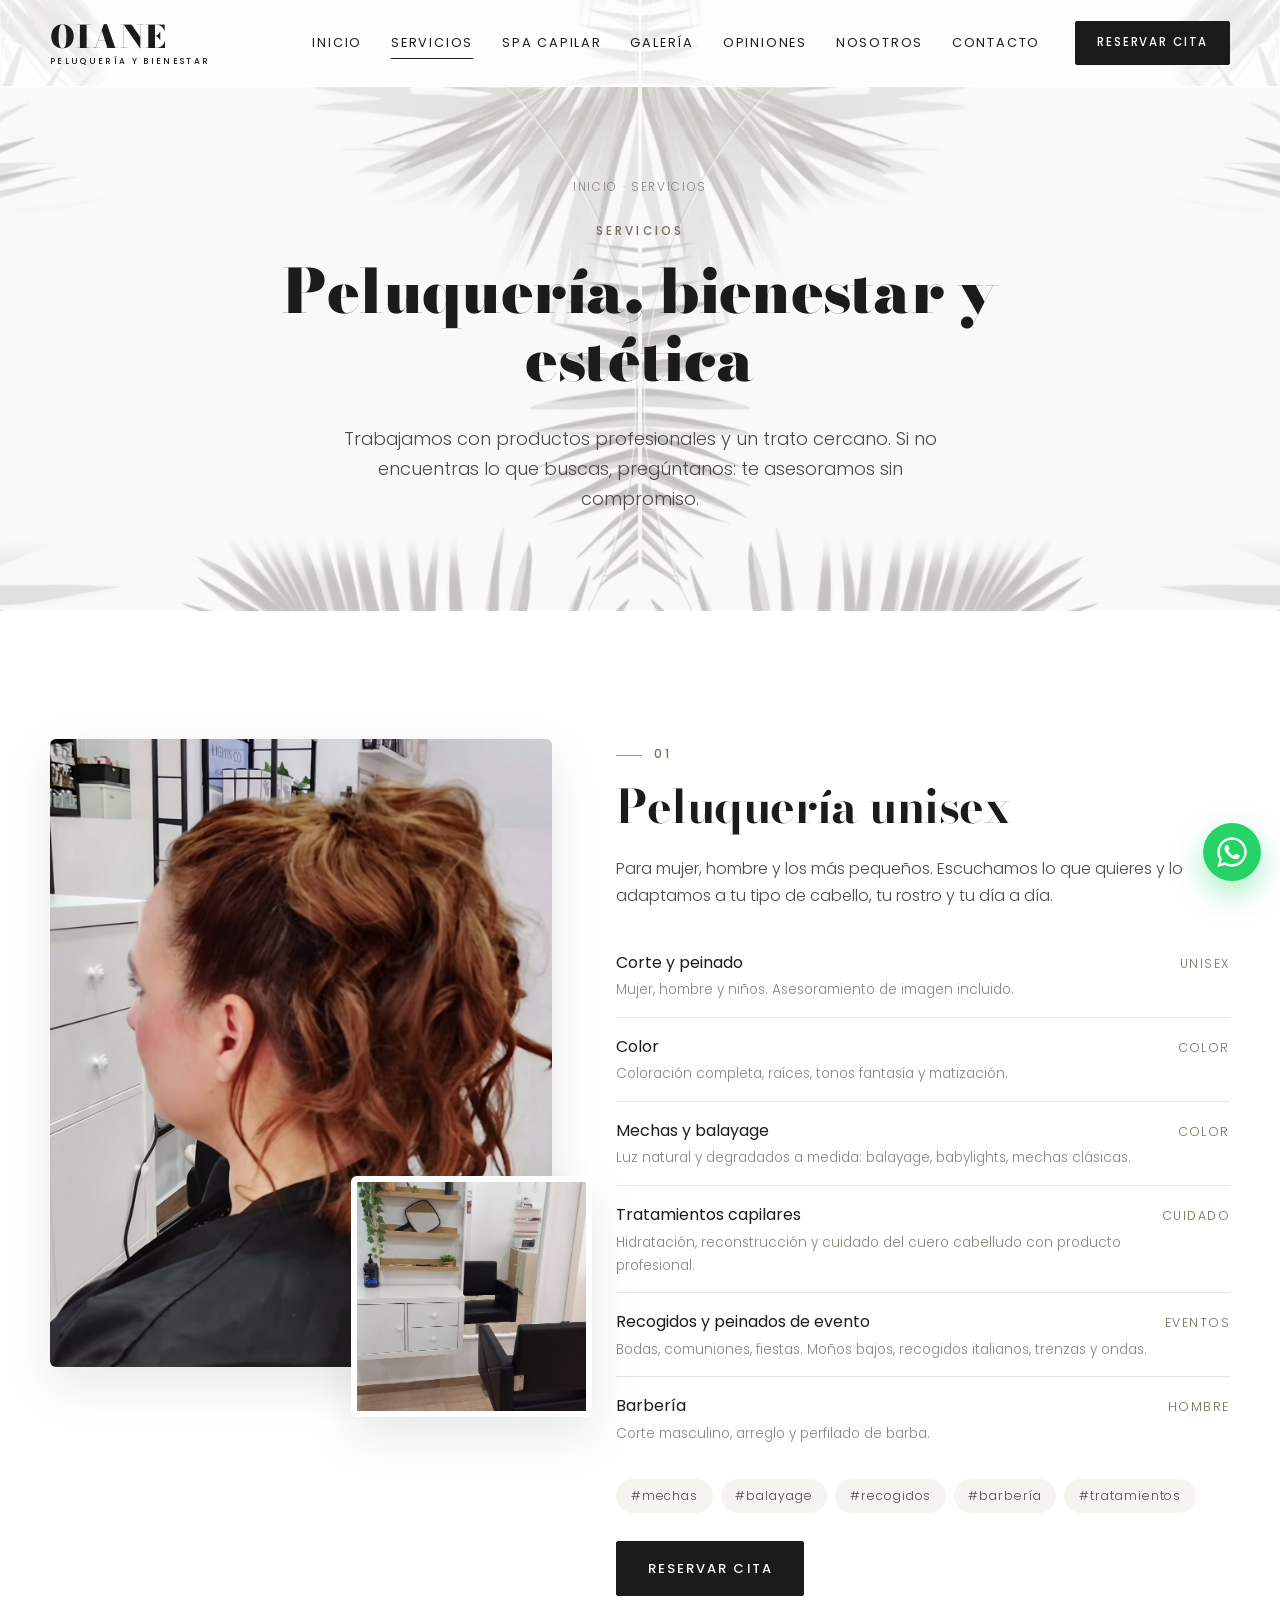
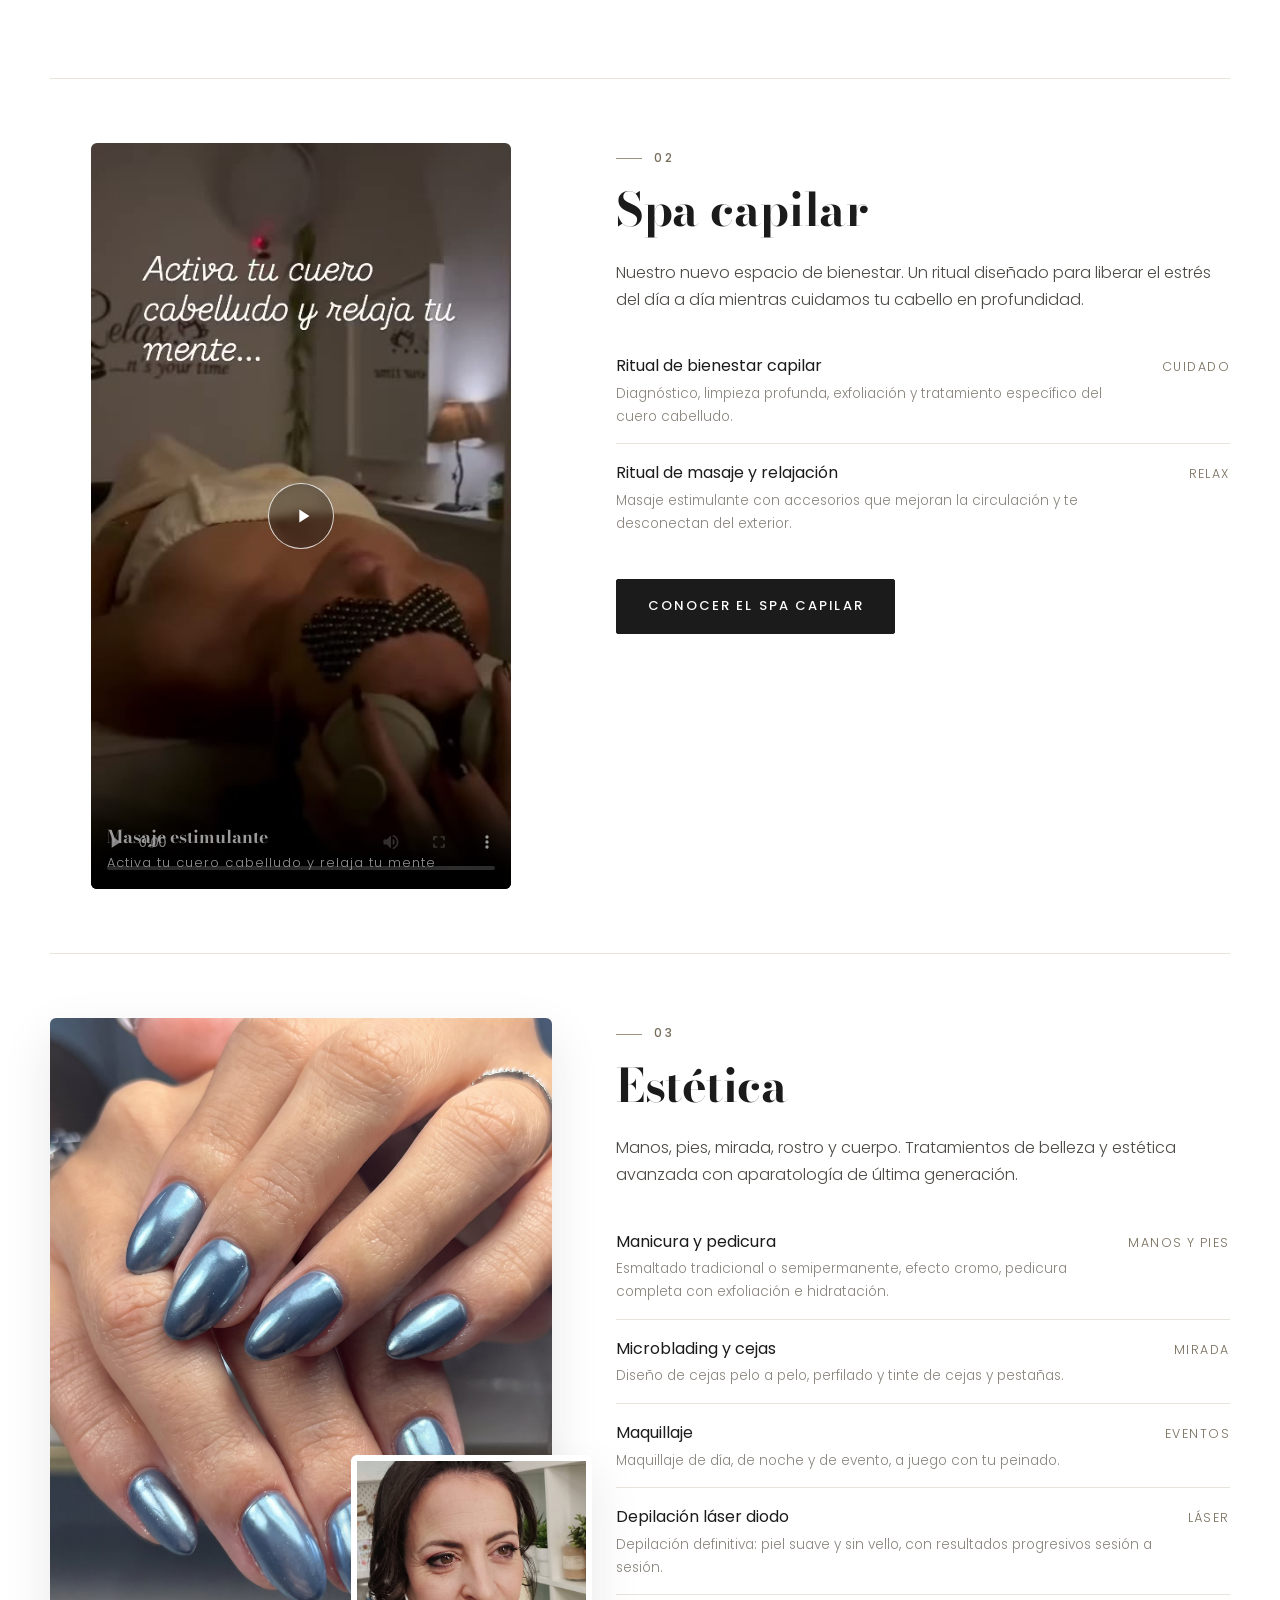
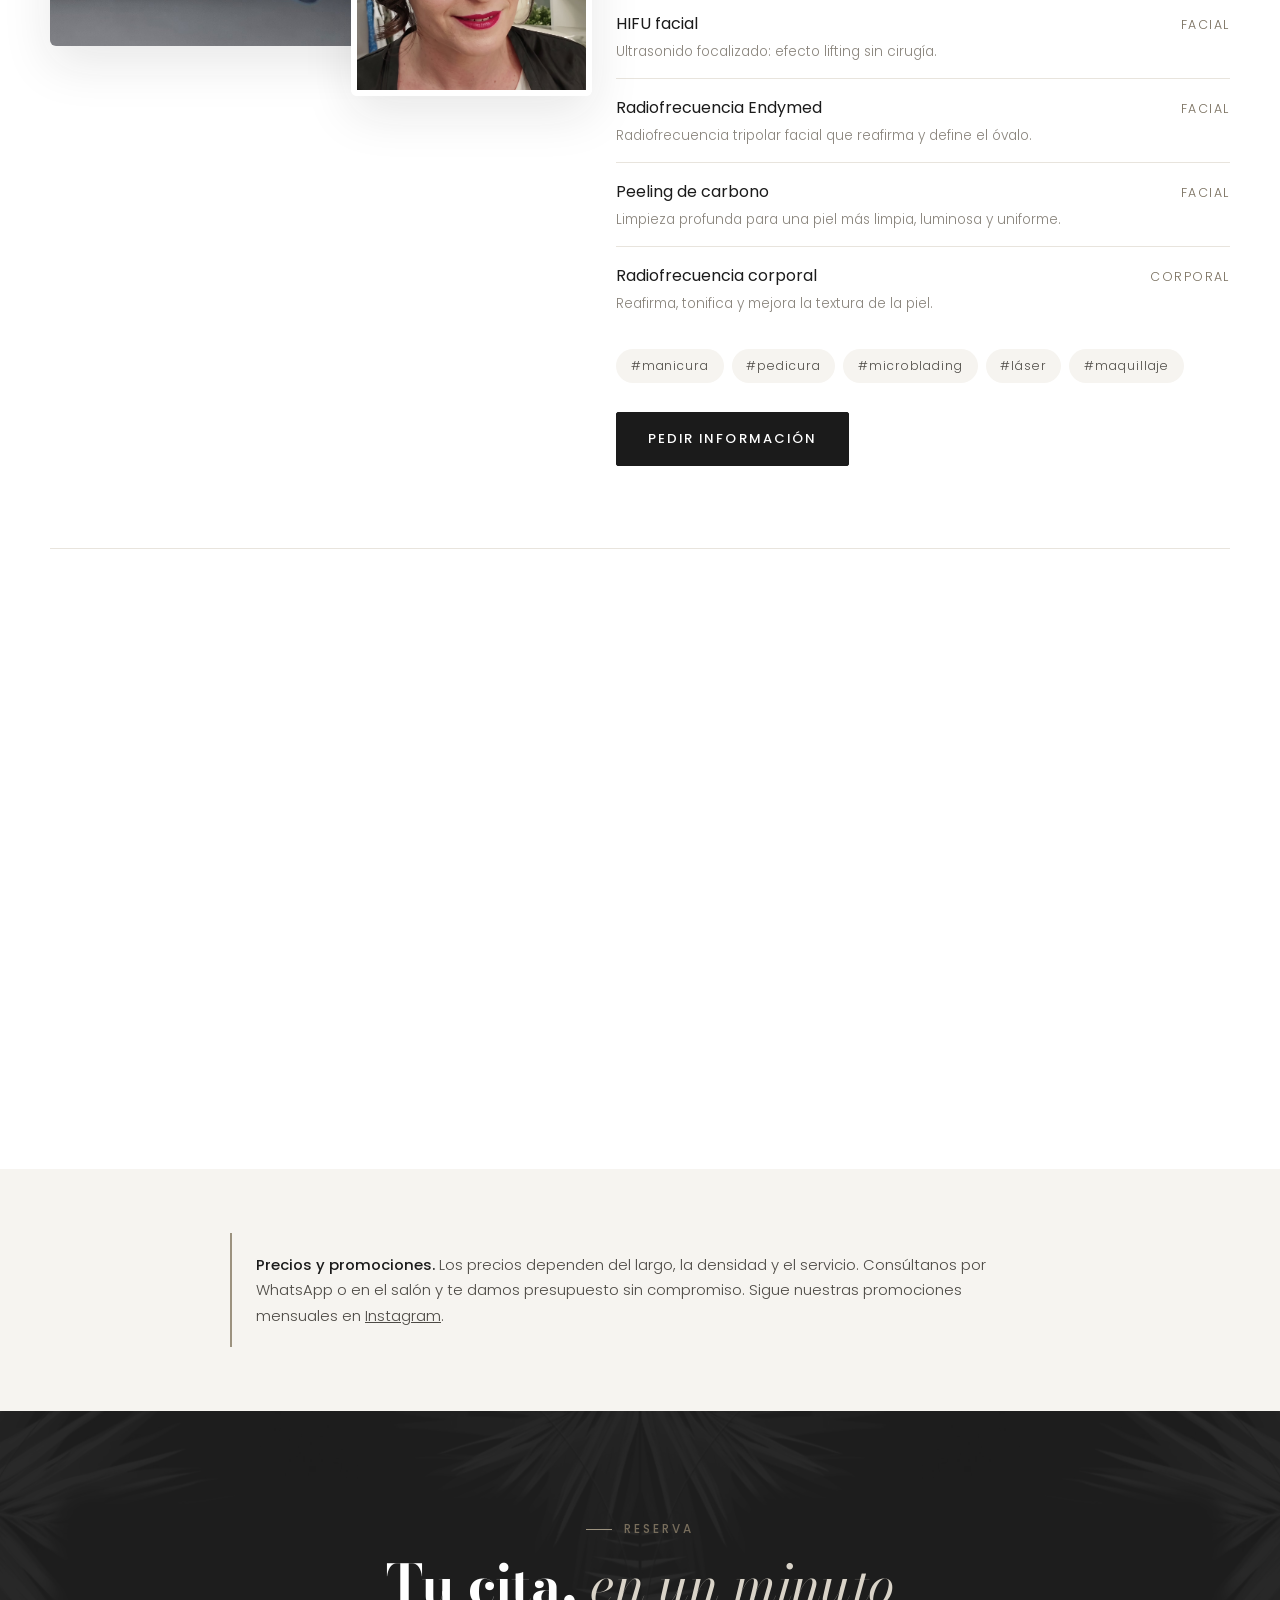
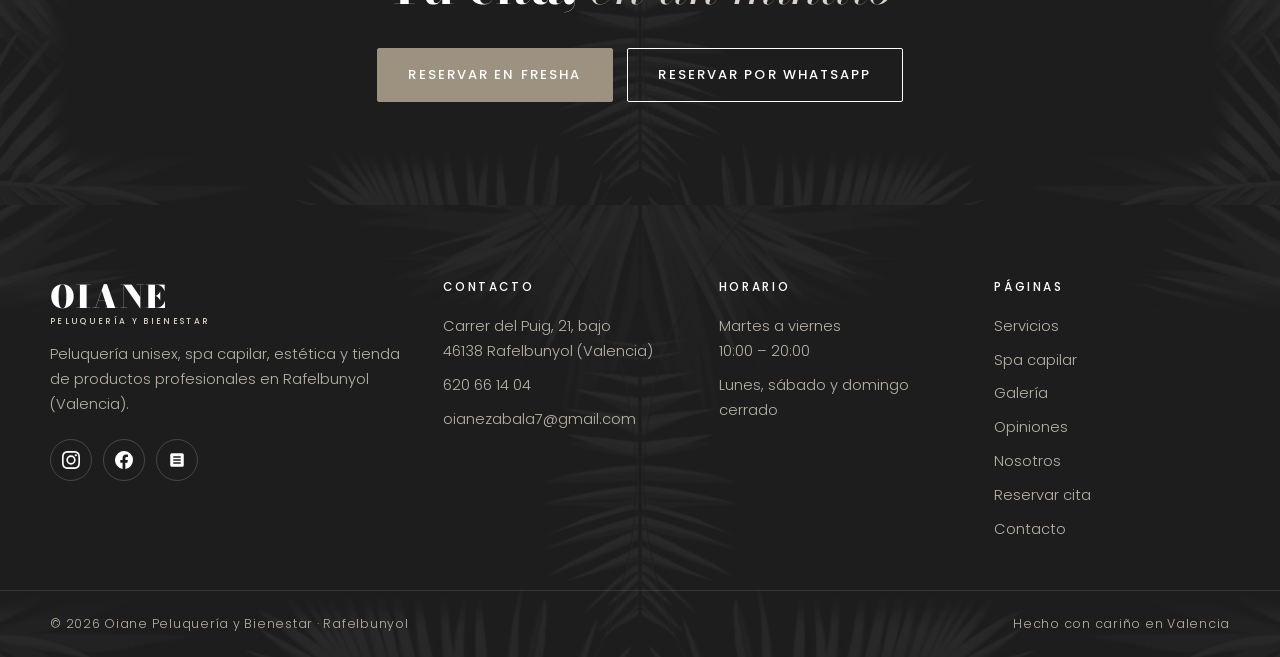
<file: servicios.html>
<!DOCTYPE html>
<html lang="es">
<head>
  <meta charset="UTF-8">
  <meta name="viewport" content="width=device-width, initial-scale=1">
  <title>Servicios · Oiane Peluquería y Bienestar</title>
  <meta name="description" content="Peluquería unisex, spa capilar, manicura y pedicura, microblading, depilación láser y tratamientos faciales y corporales en Rafelbunyol.">
  <meta name="theme-color" content="#ffffff">
  <link rel="icon" href="assets/img/favicon.svg" type="image/svg+xml">
  <meta property="og:title" content="Servicios · Oiane Peluquería y Bienestar">
  <meta property="og:description" content="Peluquería unisex, spa capilar, manicura y pedicura, microblading, depilación láser y tratamientos faciales y corporales en Rafelbunyol.">
  <meta property="og:image" content="assets/img/logo-portada.jpg">
  <meta property="og:type" content="website">
  <meta property="og:locale" content="es_ES">
  <link rel="preconnect" href="https://fonts.googleapis.com">
  <link rel="preconnect" href="https://fonts.gstatic.com" crossorigin>
  <link href="https://fonts.googleapis.com/css2?family=Bodoni+Moda:ital,opsz,wght@0,6..96,400;0,6..96,700;0,6..96,900;1,6..96,400&family=Poppins:wght@300;400;500;600&display=swap" rel="stylesheet">
  <link rel="stylesheet" href="assets/css/style.css">
</head>
<body>
<a class="salto" href="#contenido" style="position:absolute;left:-999px">Saltar al contenido</a>
<header class="cabecera">
  <div class="contenedor cabecera__int">
    <a class="logo" href="index.html" aria-label="Oiane Peluquería y Bienestar — inicio">
      <span class="logo__nombre">Oiane</span>
      <span class="logo__sub">Peluquería y Bienestar</span>
    </a>
    <nav class="menu" aria-label="Navegación principal">
      <a href="index.html">Inicio</a>
      <a href="servicios.html">Servicios</a>
      <a href="spa-capilar.html">Spa capilar</a>
      <a href="galeria.html">Galería</a>
      <a href="valoraciones.html">Opiniones</a>
      <a href="nosotros.html">Nosotros</a>
      <a href="contacto.html">Contacto</a>
      <a class="btn btn--negro" href="reservas.html">Reservar cita</a>
    </nav>
    <button class="burger" aria-label="Abrir menú" aria-expanded="false"><span></span><span></span><span></span></button>
  </div>
</header>
<main id="contenido">

<section class="cabecera-pagina con-patron">
  <img class="hoja hoja--izq" src="assets/img/hoja-izq.jpg" alt="" aria-hidden="true">
  <img class="hoja hoja--der" src="assets/img/hoja-der.jpg" alt="" aria-hidden="true">
  <div class="contenedor--estrecho revelar">
    <p class="migas"><a href="index.html">Inicio</a> · Servicios</p>
    <span class="antetitulo">Servicios</span>
    <h1>Peluquería, bienestar y estética</h1>
    <p class="entradilla">Trabajamos con productos profesionales y un trato cercano. Si no encuentras lo que buscas, pregúntanos: te asesoramos sin compromiso.</p>
  </div>
</section>

<section class="seccion seccion--compacta">
  <div class="contenedor">

    <!-- Peluquería -->
    <div class="bloque-servicio" id="peluqueria">
      <div class="bloque-servicio__media revelar">
        <div class="collage">
          <div class="collage__principal"><img src="assets/img/trabajo-corpus-2.jpg" alt="Recogido con rizo natural hacia delante" loading="lazy"></div>
          <div class="collage__secundaria"><img src="assets/img/local-1.jpg" alt="Puesto de trabajo del salón" loading="lazy"></div>
        </div>
      </div>
      <div class="revelar" data-retraso="1">
        <span class="antetitulo">01</span>
        <h2>Peluquería unisex</h2>
        <p>Para mujer, hombre y los más pequeños. Escuchamos lo que quieres y lo adaptamos a tu tipo de cabello, tu rostro y tu día a día.</p>
        <ul class="lista-servicios">
          <li><b>Corte y peinado<small>Mujer, hombre y niños. Asesoramiento de imagen incluido.</small></b><span>Unisex</span></li>
          <li><b>Color<small>Coloración completa, raíces, tonos fantasía y matización.</small></b><span>Color</span></li>
          <li><b>Mechas y balayage<small>Luz natural y degradados a medida: balayage, babylights, mechas clásicas.</small></b><span>Color</span></li>
          <li><b>Tratamientos capilares<small>Hidratación, reconstrucción y cuidado del cuero cabelludo con producto profesional.</small></b><span>Cuidado</span></li>
          <li><b>Recogidos y peinados de evento<small>Bodas, comuniones, fiestas. Moños bajos, recogidos italianos, trenzas y ondas.</small></b><span>Eventos</span></li>
          <li><b>Barbería<small>Corte masculino, arreglo y perfilado de barba.</small></b><span>Hombre</span></li>
        </ul>
        <div class="chips"><span>#mechas</span><span>#balayage</span><span>#recogidos</span><span>#barbería</span><span>#tratamientos</span></div>
        <p style="margin-top:1.8rem"><a class="btn btn--negro" href="reservas.html">Reservar cita</a></p>
      </div>
    </div>

    <!-- Spa capilar -->
    <div class="bloque-servicio" id="spa">
      <div class="bloque-servicio__media revelar">
        <div class="video-reel marco--vertical">
          <video playsinline preload="none" poster="assets/video/spa-capilar-masaje.jpg" controls>
            <source src="assets/video/spa-capilar-masaje.mp4" type="video/mp4">
          </video>
          <button class="video-reel__play" aria-label="Reproducir vídeo del masaje de spa capilar"><span><svg viewBox="0 0 24 24"><path d="M8 5v14l11-7z"/></svg></span></button>
          <div class="video-reel__etiqueta"><b>Masaje estimulante</b>Activa tu cuero cabelludo y relaja tu mente</div>
        </div>
      </div>
      <div class="revelar" data-retraso="1">
        <span class="antetitulo">02</span>
        <h2>Spa capilar</h2>
        <p>Nuestro nuevo espacio de bienestar. Un ritual diseñado para liberar el estrés del día a día mientras cuidamos tu cabello en profundidad.</p>
        <ul class="lista-servicios">
          <li><b>Ritual de bienestar capilar<small>Diagnóstico, limpieza profunda, exfoliación y tratamiento específico del cuero cabelludo.</small></b><span>Cuidado</span></li>
          <li><b>Ritual de masaje y relajación<small>Masaje estimulante con accesorios que mejoran la circulación y te desconectan del exterior.</small></b><span>Relax</span></li>
        </ul>
        <p style="margin-top:1.8rem"><a class="btn btn--negro" href="spa-capilar.html">Conocer el spa capilar</a></p>
      </div>
    </div>

    <!-- Estética -->
    <div class="bloque-servicio" id="estetica">
      <div class="bloque-servicio__media revelar">
        <div class="collage">
          <div class="collage__principal"><img src="assets/img/unas-cromo.jpg" alt="Manicura efecto cromo azul" loading="lazy"></div>
          <div class="collage__secundaria"><img src="assets/img/trabajo-mono.jpg" alt="Maquillaje con labio borgoña y moño bajo" loading="lazy"></div>
        </div>
      </div>
      <div class="revelar" data-retraso="1">
        <span class="antetitulo">03</span>
        <h2>Estética</h2>
        <p>Manos, pies, mirada, rostro y cuerpo. Tratamientos de belleza y estética avanzada con aparatología de última generación.</p>
        <ul class="lista-servicios">
          <li><b>Manicura y pedicura<small>Esmaltado tradicional o semipermanente, efecto cromo, pedicura completa con exfoliación e hidratación.</small></b><span>Manos y pies</span></li>
          <li><b>Microblading y cejas<small>Diseño de cejas pelo a pelo, perfilado y tinte de cejas y pestañas.</small></b><span>Mirada</span></li>
          <li><b>Maquillaje<small>Maquillaje de día, de noche y de evento, a juego con tu peinado.</small></b><span>Eventos</span></li>
          <li><b>Depilación láser diodo<small>Depilación definitiva: piel suave y sin vello, con resultados progresivos sesión a sesión.</small></b><span>Láser</span></li>
          <li><b>HIFU facial<small>Ultrasonido focalizado: efecto lifting sin cirugía.</small></b><span>Facial</span></li>
          <li><b>Radiofrecuencia Endymed<small>Radiofrecuencia tripolar facial que reafirma y define el óvalo.</small></b><span>Facial</span></li>
          <li><b>Peeling de carbono<small>Limpieza profunda para una piel más limpia, luminosa y uniforme.</small></b><span>Facial</span></li>
          <li><b>Radiofrecuencia corporal<small>Reafirma, tonifica y mejora la textura de la piel.</small></b><span>Corporal</span></li>
        </ul>
        <div class="chips"><span>#manicura</span><span>#pedicura</span><span>#microblading</span><span>#láser</span><span>#maquillaje</span></div>
        <p style="margin-top:1.8rem"><a class="btn btn--negro enlace-whatsapp" href="#" data-mensaje="Hola Oiane, me gustaría pedir información sobre los tratamientos de estética.">Pedir información</a></p>
      </div>
    </div>

    <!-- Tienda -->
    <div class="bloque-servicio" id="tienda">
      <div class="bloque-servicio__media revelar">
        <div class="marco marco--apaisado"><img src="assets/img/local-productos.jpg" alt="Expositor de perfumes y productos profesionales" loading="lazy"></div>
      </div>
      <div class="revelar" data-retraso="1">
        <span class="antetitulo">04</span>
        <h2>Tienda de productos</h2>
        <p>Sigue el cuidado en casa con los mismos productos profesionales que usamos en el salón: champús, mascarillas, tratamientos, styling, cosmética y perfumería.</p>
        <ul class="lista-marcada">
          <li>Asesoramiento personalizado según tu diagnóstico capilar.</li>
          <li>Marcas profesionales de peluquería y cosmética.</li>
          <li>Perfumería y detalles para regalar.</li>
        </ul>
        <p><a class="btn" href="contacto.html">Ven a vernos</a></p>
      </div>
    </div>

  </div>
</section>

<section class="seccion seccion--arena seccion--compacta">
  <div class="contenedor--estrecho">
    <div class="aviso revelar">
      <p><strong>Precios y promociones.</strong> Los precios dependen del largo, la densidad y el servicio. Consúltanos por WhatsApp o en el salón y te damos presupuesto sin compromiso. Sigue nuestras promociones mensuales en <a href="https://www.instagram.com/oiane_peluqueria/" target="_blank" rel="noopener" style="text-decoration:underline">Instagram</a>.</p>
    </div>
  </div>
</section>

<section class="cta con-patron">
  <img class="hoja hoja--izq" src="assets/img/hoja-izq.jpg" alt="" aria-hidden="true">
  <div class="contenedor--estrecho revelar">
    <span class="antetitulo">Reserva</span>
    <h2>Tu cita, <em>en un minuto</em></h2>
    <div class="botones">
      <a class="btn btn--taupe enlace-fresha" href="#">Reservar en Fresha</a>
      <a class="btn enlace-whatsapp" href="#">Reservar por WhatsApp</a>
    </div>
  </div>
</section>
</main>

<footer class="pie">
  <div class="contenedor pie__int">
    <div>
      <a class="logo" href="index.html"><span class="logo__nombre">Oiane</span><span class="logo__sub">Peluquería y Bienestar</span></a>
      <p>Peluquería unisex, spa capilar, estética y tienda de productos profesionales en Rafelbunyol (Valencia).</p>
      <div class="redes">
        <a href="https://www.instagram.com/oiane_peluqueria/" target="_blank" rel="noopener" aria-label="Instagram"><svg viewBox="0 0 24 24"><path d="M12 2.2c3.2 0 3.6 0 4.8.1 3.3.1 4.8 1.7 4.9 4.9.1 1.3.1 1.6.1 4.8s0 3.6-.1 4.8c-.1 3.2-1.7 4.8-4.9 4.9-1.3.1-1.6.1-4.8.1s-3.6 0-4.8-.1c-3.3-.1-4.8-1.7-4.9-4.9C2.2 15.6 2.2 15.2 2.2 12s0-3.6.1-4.8C2.4 3.9 4 2.4 7.2 2.3 8.4 2.2 8.8 2.2 12 2.2zM12 0C8.7 0 8.3 0 7.1.1 2.7.3.3 2.7.1 7.1 0 8.3 0 8.7 0 12s0 3.7.1 4.9c.2 4.4 2.6 6.8 7 7 1.2.1 1.6.1 4.9.1s3.7 0 4.9-.1c4.4-.2 6.8-2.6 7-7 .1-1.2.1-1.6.1-4.9s0-3.7-.1-4.9c-.2-4.4-2.6-6.8-7-7C15.7 0 15.3 0 12 0zm0 5.8a6.2 6.2 0 1 0 0 12.4 6.2 6.2 0 0 0 0-12.4zM12 16a4 4 0 1 1 0-8 4 4 0 0 1 0 8zm6.4-11.8a1.4 1.4 0 1 0 0 2.9 1.4 1.4 0 0 0 0-2.9z"/></svg></a>
        <a href="https://www.facebook.com/oianepeluqueria/" target="_blank" rel="noopener" aria-label="Facebook"><svg viewBox="0 0 24 24"><path d="M24 12a12 12 0 1 0-13.9 11.9v-8.4H7.1V12h3V9.4c0-3 1.8-4.7 4.5-4.7 1.3 0 2.7.2 2.7.2v3h-1.5c-1.5 0-2 .9-2 1.9V12h3.3l-.5 3.5h-2.8v8.4A12 12 0 0 0 24 12z"/></svg></a>
        <a class="enlace-fresha" href="#" aria-label="Fresha"><svg viewBox="0 0 24 24"><path d="M19 3H5a2 2 0 0 0-2 2v14a2 2 0 0 0 2 2h14a2 2 0 0 0 2-2V5a2 2 0 0 0-2-2zm-2 14H7v-2h10v2zm0-4H7v-2h10v2zm0-4H7V7h10v2z"/></svg></a>
      </div>
    </div>
    <div>
      <h4>Contacto</h4>
      <ul>
        <li>Carrer del Puig, 21, bajo<br>46138 Rafelbunyol (Valencia)</li>
        <li><a href="tel:+34620661404">620 66 14 04</a></li>
        <li><a href="mailto:oianezabala7@gmail.com">oianezabala7@gmail.com</a></li>
      </ul>
    </div>
    <div>
      <h4>Horario</h4>
      <ul>
        <li>Martes a viernes<br>10:00 – 20:00</li>
        <li>Lunes, sábado y domingo<br>cerrado</li>
      </ul>
    </div>
    <div>
      <h4>Páginas</h4>
      <ul>
        <li><a href="servicios.html">Servicios</a></li>
        <li><a href="spa-capilar.html">Spa capilar</a></li>
        <li><a href="galeria.html">Galería</a></li>
        <li><a href="valoraciones.html">Opiniones</a></li>
        <li><a href="nosotros.html">Nosotros</a></li>
        <li><a href="reservas.html">Reservar cita</a></li>
        <li><a href="contacto.html">Contacto</a></li>
      </ul>
    </div>
  </div>
  <div class="pie__legal">
    <div class="contenedor">
      <span>© <span class="anyo">2026</span> Oiane Peluquería y Bienestar · Rafelbunyol</span>
      <span>Hecho con cariño en Valencia</span>
    </div>
  </div>
</footer>

<a class="whatsapp-flotante enlace-whatsapp" href="#" aria-label="Escríbenos por WhatsApp">
  <svg viewBox="0 0 24 24"><path d="M17.5 14.4c-.3-.1-1.8-.9-2-1-.3-.1-.5-.1-.7.1-.2.3-.8 1-.9 1.2-.2.2-.3.2-.6.1-.3-.1-1.3-.5-2.4-1.5-.9-.8-1.5-1.8-1.7-2.1-.2-.3 0-.5.1-.6l.4-.5c.2-.2.2-.3.3-.5.1-.2.1-.4 0-.5-.1-.2-.7-1.6-.9-2.2-.2-.6-.5-.5-.7-.5h-.6c-.2 0-.5.1-.8.4-.3.3-1 1-1 2.5s1.1 2.9 1.2 3.1c.1.2 2.1 3.2 5.1 4.5.7.3 1.3.5 1.7.6.7.2 1.4.2 1.9.1.6-.1 1.8-.7 2-1.4.2-.7.2-1.3.2-1.4-.1-.2-.3-.3-.6-.4zM12 21.8c-1.8 0-3.5-.5-5-1.4l-.4-.2-3.7 1 1-3.6-.2-.4A9.8 9.8 0 1 1 12 21.8zM12 .2A11.8 11.8 0 0 0 2 18.1L.3 24l6.1-1.6A11.8 11.8 0 1 0 12 .2z"/></svg>
</a>

<script src="assets/js/main.js"></script>
</body>
</html>
</file>
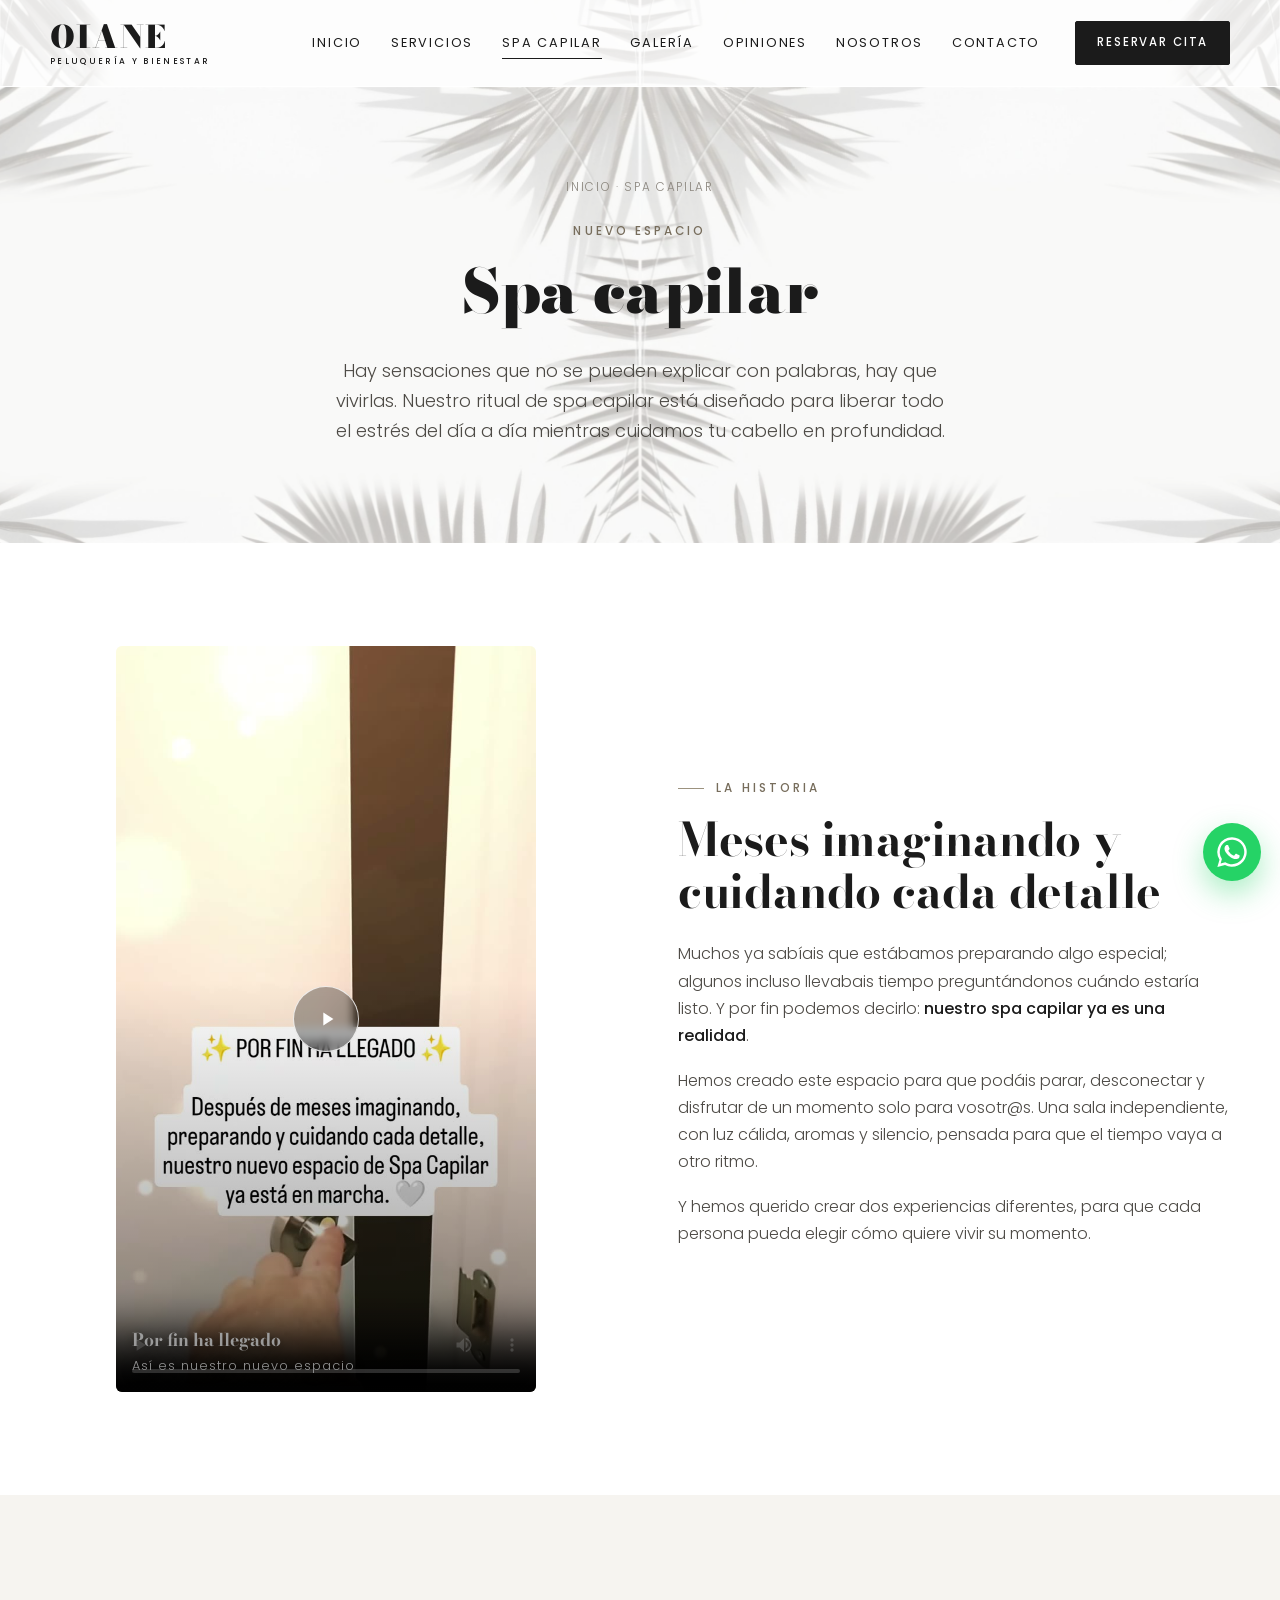
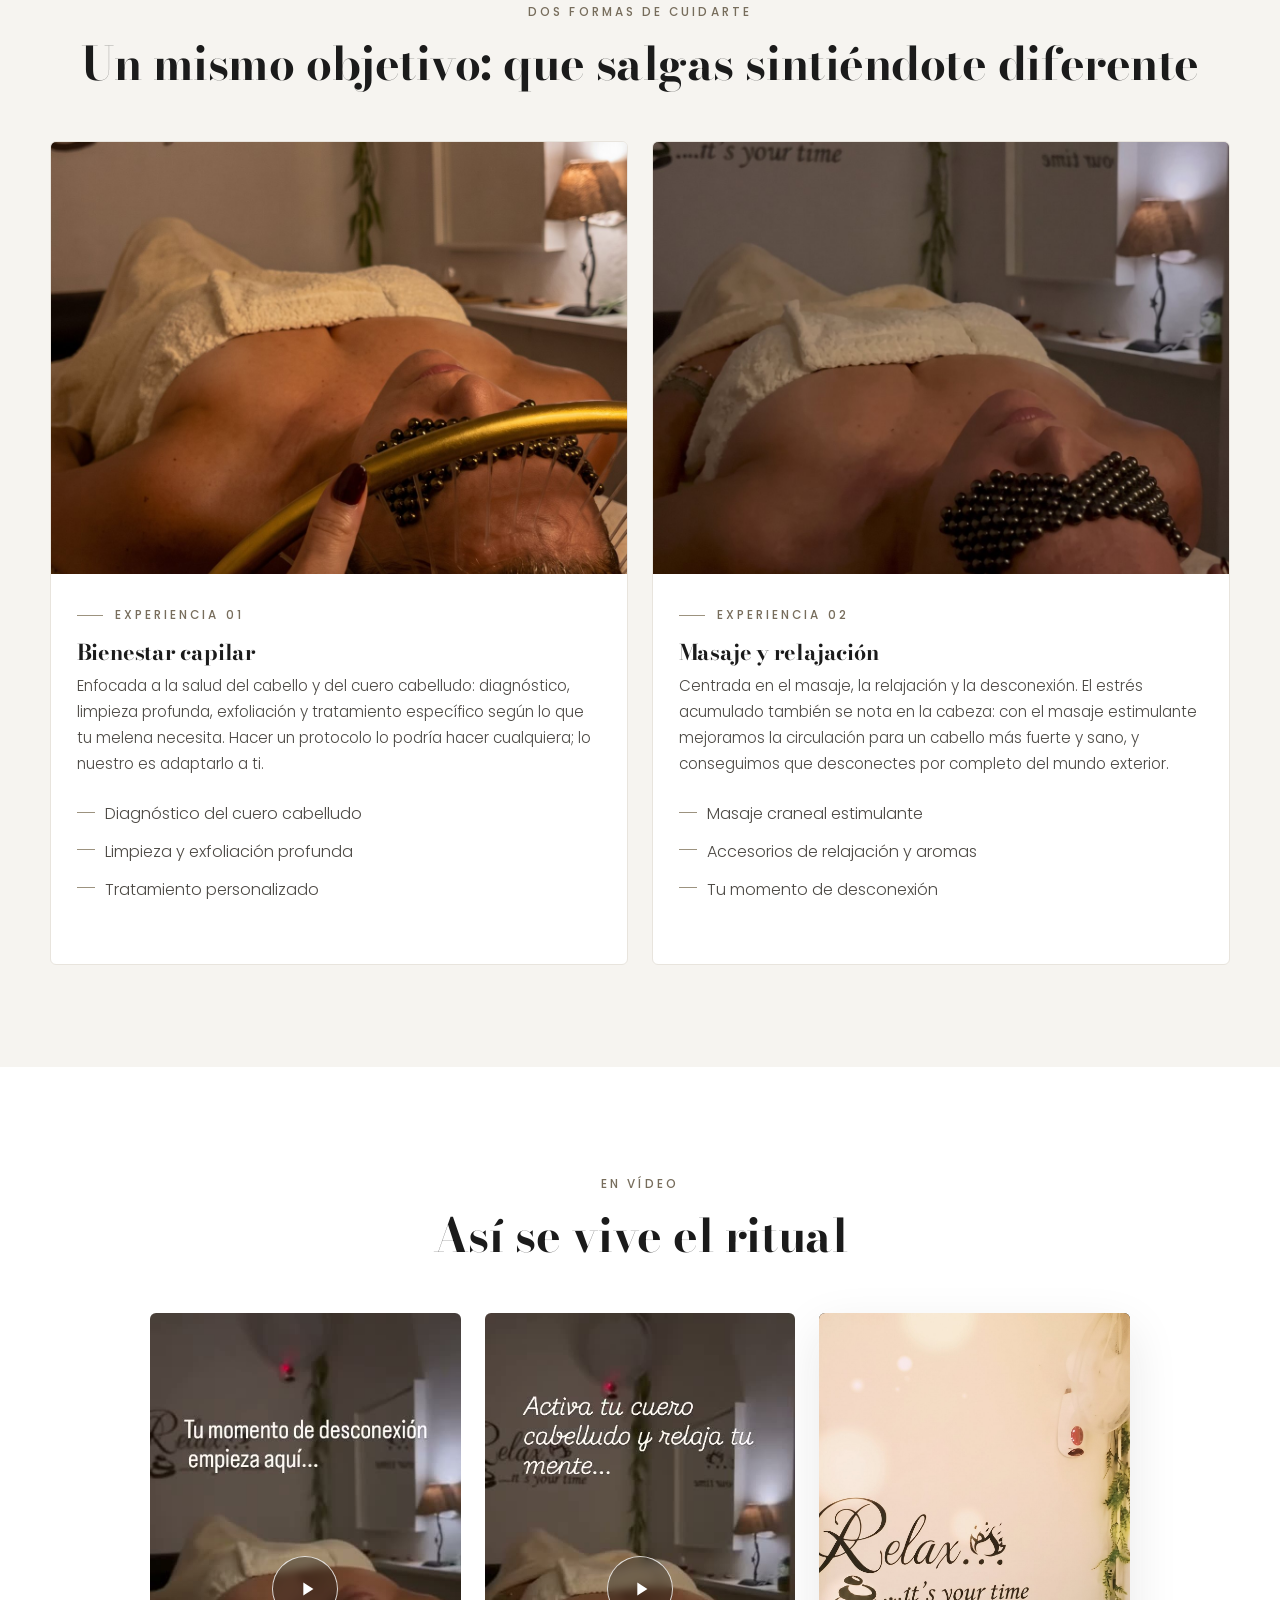
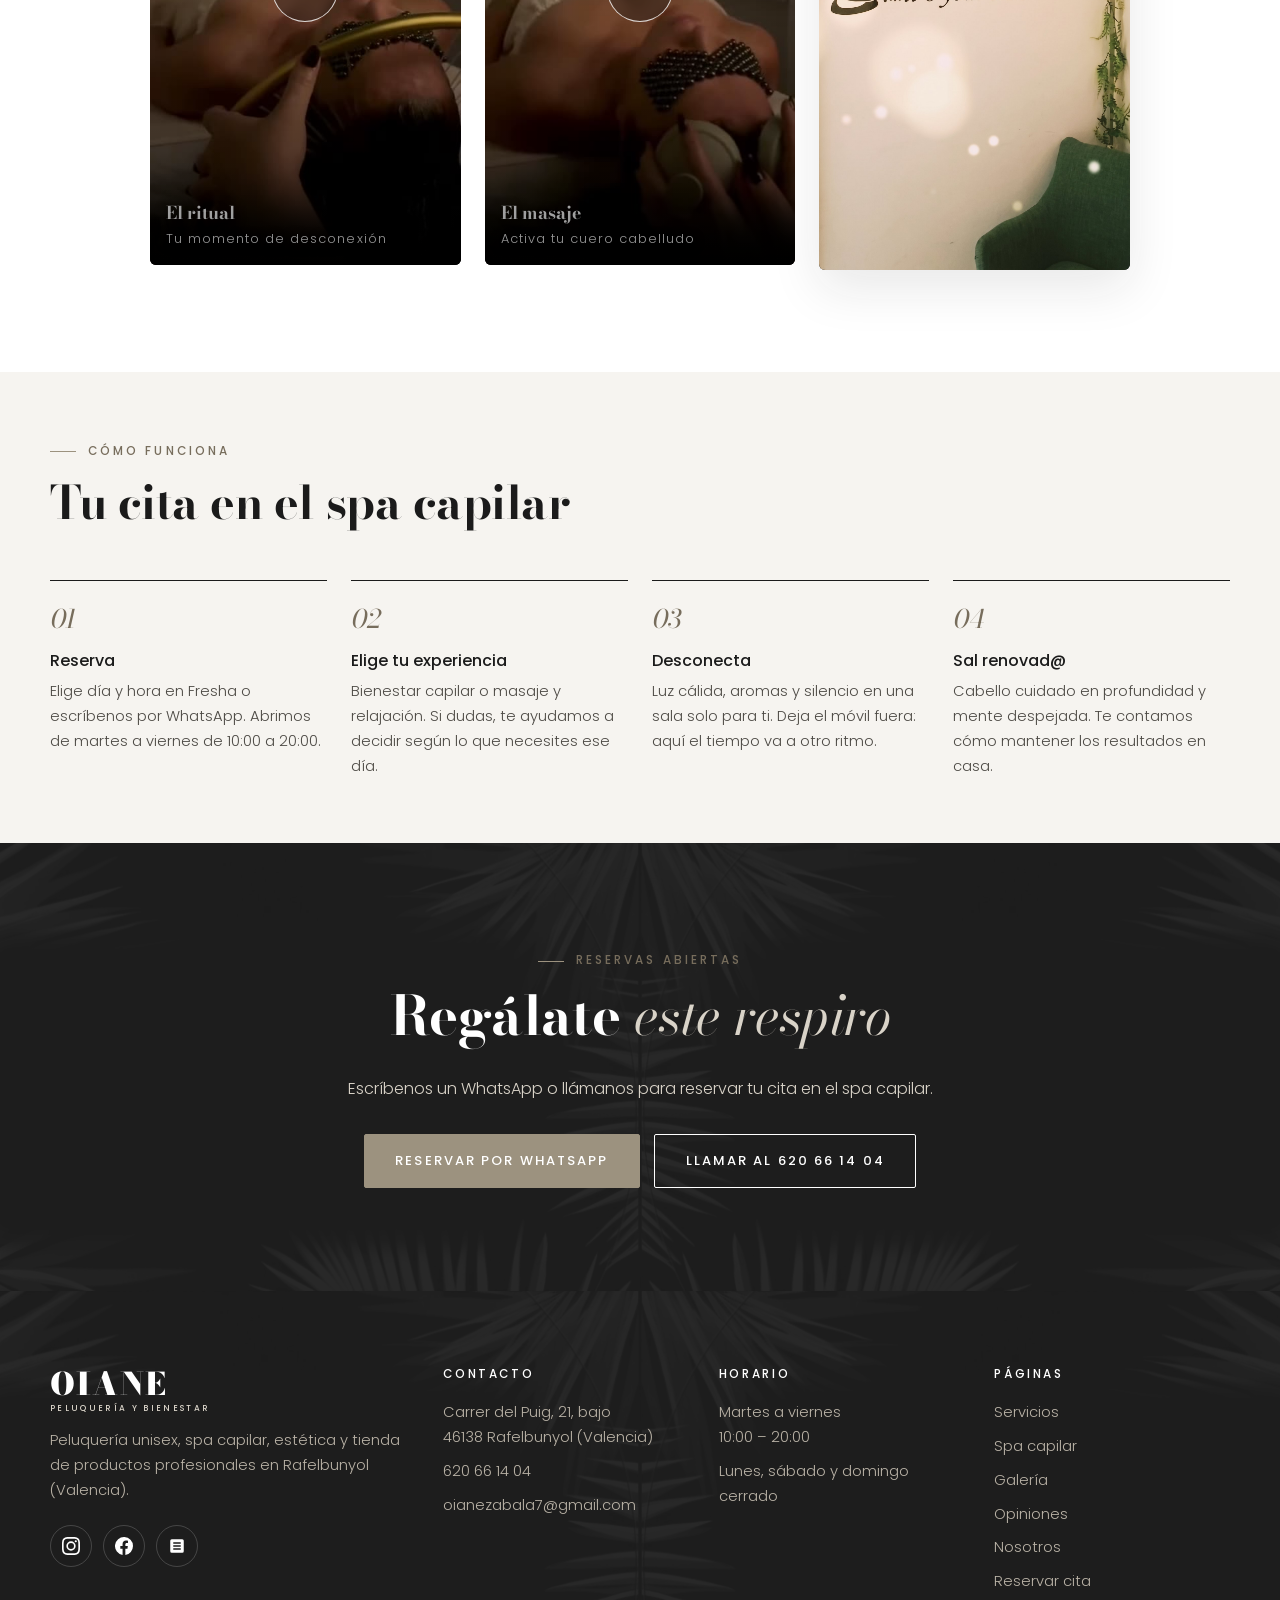
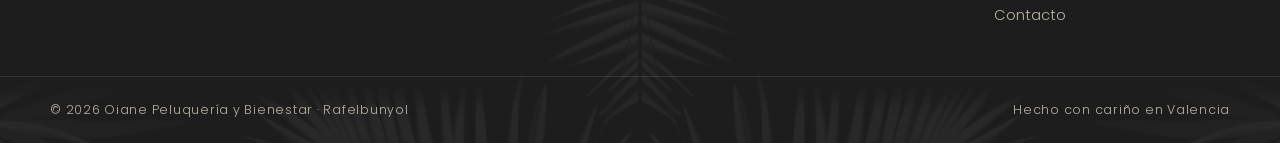
<file: spa-capilar.html>
<!DOCTYPE html>
<html lang="es">
<head>
  <meta charset="UTF-8">
  <meta name="viewport" content="width=device-width, initial-scale=1">
  <title>Spa capilar · Oiane Peluquería y Bienestar</title>
  <meta name="description" content="Descubre el nuevo spa capilar de Oiane en Rafelbunyol: ritual de bienestar capilar y masaje relajante para desconectar mientras cuidamos tu cabello.">
  <meta name="theme-color" content="#ffffff">
  <link rel="icon" href="assets/img/favicon.svg" type="image/svg+xml">
  <meta property="og:title" content="Spa capilar · Oiane Peluquería y Bienestar">
  <meta property="og:description" content="Descubre el nuevo spa capilar de Oiane en Rafelbunyol: ritual de bienestar capilar y masaje relajante para desconectar mientras cuidamos tu cabello.">
  <meta property="og:image" content="assets/img/logo-portada.jpg">
  <meta property="og:type" content="website">
  <meta property="og:locale" content="es_ES">
  <link rel="preconnect" href="https://fonts.googleapis.com">
  <link rel="preconnect" href="https://fonts.gstatic.com" crossorigin>
  <link href="https://fonts.googleapis.com/css2?family=Bodoni+Moda:ital,opsz,wght@0,6..96,400;0,6..96,700;0,6..96,900;1,6..96,400&family=Poppins:wght@300;400;500;600&display=swap" rel="stylesheet">
  <link rel="stylesheet" href="assets/css/style.css">
</head>
<body>
<a class="salto" href="#contenido" style="position:absolute;left:-999px">Saltar al contenido</a>
<header class="cabecera">
  <div class="contenedor cabecera__int">
    <a class="logo" href="index.html" aria-label="Oiane Peluquería y Bienestar — inicio">
      <span class="logo__nombre">Oiane</span>
      <span class="logo__sub">Peluquería y Bienestar</span>
    </a>
    <nav class="menu" aria-label="Navegación principal">
      <a href="index.html">Inicio</a>
      <a href="servicios.html">Servicios</a>
      <a href="spa-capilar.html">Spa capilar</a>
      <a href="galeria.html">Galería</a>
      <a href="valoraciones.html">Opiniones</a>
      <a href="nosotros.html">Nosotros</a>
      <a href="contacto.html">Contacto</a>
      <a class="btn btn--negro" href="reservas.html">Reservar cita</a>
    </nav>
    <button class="burger" aria-label="Abrir menú" aria-expanded="false"><span></span><span></span><span></span></button>
  </div>
</header>
<main id="contenido">

<section class="cabecera-pagina con-patron">
  <img class="hoja hoja--izq" src="assets/img/hoja-izq.jpg" alt="" aria-hidden="true">
  <img class="hoja hoja--der" src="assets/img/hoja-der.jpg" alt="" aria-hidden="true">
  <div class="contenedor--estrecho revelar">
    <p class="migas"><a href="index.html">Inicio</a> · Spa capilar</p>
    <span class="antetitulo">Nuevo espacio</span>
    <h1>Spa capilar</h1>
    <p class="entradilla">Hay sensaciones que no se pueden explicar con palabras, hay que vivirlas. Nuestro ritual de spa capilar está diseñado para liberar todo el estrés del día a día mientras cuidamos tu cabello en profundidad.</p>
  </div>
</section>

<section class="seccion">
  <div class="contenedor dos-col">
    <div class="dos-col__media revelar">
      <div class="video-reel marco--vertical">
        <video playsinline preload="metadata" poster="assets/video/spa-capilar-presentacion.jpg" controls>
          <source src="assets/video/spa-capilar-presentacion.mp4" type="video/mp4">
        </video>
        <button class="video-reel__play" aria-label="Reproducir vídeo de presentación del spa capilar"><span><svg viewBox="0 0 24 24"><path d="M8 5v14l11-7z"/></svg></span></button>
        <div class="video-reel__etiqueta"><b>Por fin ha llegado</b>Así es nuestro nuevo espacio</div>
      </div>
    </div>
    <div class="revelar" data-retraso="1">
      <span class="antetitulo">La historia</span>
      <h2>Meses imaginando y cuidando cada detalle</h2>
      <p>Muchos ya sabíais que estábamos preparando algo especial; algunos incluso llevabais tiempo preguntándonos cuándo estaría listo. Y por fin podemos decirlo: <strong>nuestro spa capilar ya es una realidad</strong>.</p>
      <p>Hemos creado este espacio para que podáis parar, desconectar y disfrutar de un momento solo para vosotr@s. Una sala independiente, con luz cálida, aromas y silencio, pensada para que el tiempo vaya a otro ritmo.</p>
      <p>Y hemos querido crear dos experiencias diferentes, para que cada persona pueda elegir cómo quiere vivir su momento.</p>
    </div>
  </div>
</section>

<section class="seccion seccion--arena">
  <img class="hoja hoja--der" src="assets/img/hoja-der.jpg" alt="" aria-hidden="true">
  <div class="contenedor">
    <div class="cabecera-seccion centrado revelar">
      <span class="antetitulo">Dos formas de cuidarte</span>
      <h2>Un mismo objetivo: que salgas sintiéndote diferente</h2>
    </div>
    <div class="rejilla rejilla--2">
      <article class="tarjeta revelar">
        <div class="tarjeta__media"><img src="assets/img/spa-1.jpg" alt="Ritual de spa capilar con mascarilla y masaje" loading="lazy"></div>
        <div class="tarjeta__cuerpo">
          <span class="antetitulo">Experiencia 01</span>
          <h3>Bienestar capilar</h3>
          <p>Enfocada a la salud del cabello y del cuero cabelludo: diagnóstico, limpieza profunda, exfoliación y tratamiento específico según lo que tu melena necesita. Hacer un protocolo lo podría hacer cualquiera; lo nuestro es adaptarlo a ti.</p>
          <ul class="lista-marcada">
            <li>Diagnóstico del cuero cabelludo</li>
            <li>Limpieza y exfoliación profunda</li>
            <li>Tratamiento personalizado</li>
          </ul>
        </div>
      </article>
      <article class="tarjeta revelar" data-retraso="1">
        <div class="tarjeta__media"><img src="assets/img/spa-2.jpg" alt="Masaje estimulante del cuero cabelludo con accesorio" loading="lazy"></div>
        <div class="tarjeta__cuerpo">
          <span class="antetitulo">Experiencia 02</span>
          <h3>Masaje y relajación</h3>
          <p>Centrada en el masaje, la relajación y la desconexión. El estrés acumulado también se nota en la cabeza: con el masaje estimulante mejoramos la circulación para un cabello más fuerte y sano, y conseguimos que desconectes por completo del mundo exterior.</p>
          <ul class="lista-marcada">
            <li>Masaje craneal estimulante</li>
            <li>Accesorios de relajación y aromas</li>
            <li>Tu momento de desconexión</li>
          </ul>
        </div>
      </article>
    </div>
  </div>
</section>

<section class="seccion">
  <div class="contenedor">
    <div class="cabecera-seccion centrado revelar">
      <span class="antetitulo">En vídeo</span>
      <h2>Así se vive el ritual</h2>
    </div>
    <div class="rejilla-videos revelar">
      <div class="video-reel">
        <video playsinline preload="none" poster="assets/video/spa-capilar-ritual.jpg" controls><source src="assets/video/spa-capilar-ritual.mp4" type="video/mp4"></video>
        <button class="video-reel__play" aria-label="Reproducir vídeo del ritual"><span><svg viewBox="0 0 24 24"><path d="M8 5v14l11-7z"/></svg></span></button>
        <div class="video-reel__etiqueta"><b>El ritual</b>Tu momento de desconexión</div>
      </div>
      <div class="video-reel">
        <video playsinline preload="none" poster="assets/video/spa-capilar-masaje.jpg" controls><source src="assets/video/spa-capilar-masaje.mp4" type="video/mp4"></video>
        <button class="video-reel__play" aria-label="Reproducir vídeo del masaje"><span><svg viewBox="0 0 24 24"><path d="M8 5v14l11-7z"/></svg></span></button>
        <div class="video-reel__etiqueta"><b>El masaje</b>Activa tu cuero cabelludo</div>
      </div>
      <div class="marco">
        <img src="assets/img/spa-sala-2.jpg" alt="Sala del spa capilar con luces cálidas y plantas" loading="lazy" style="height:100%;object-fit:cover">
      </div>
    </div>
  </div>
</section>

<section class="seccion seccion--arena seccion--compacta">
  <div class="contenedor">
    <div class="cabecera-seccion revelar">
      <span class="antetitulo">Cómo funciona</span>
      <h2>Tu cita en el spa capilar</h2>
    </div>
    <ol class="pasos revelar">
      <li><b>Reserva</b><p>Elige día y hora en Fresha o escríbenos por WhatsApp. Abrimos de martes a viernes de 10:00 a 20:00.</p></li>
      <li><b>Elige tu experiencia</b><p>Bienestar capilar o masaje y relajación. Si dudas, te ayudamos a decidir según lo que necesites ese día.</p></li>
      <li><b>Desconecta</b><p>Luz cálida, aromas y silencio en una sala solo para ti. Deja el móvil fuera: aquí el tiempo va a otro ritmo.</p></li>
      <li><b>Sal renovad@</b><p>Cabello cuidado en profundidad y mente despejada. Te contamos cómo mantener los resultados en casa.</p></li>
    </ol>
  </div>
</section>

<section class="cta con-patron">
  <img class="hoja hoja--izq" src="assets/img/hoja-izq.jpg" alt="" aria-hidden="true">
  <img class="hoja hoja--der" src="assets/img/hoja-der.jpg" alt="" aria-hidden="true">
  <div class="contenedor--estrecho revelar">
    <span class="antetitulo">Reservas abiertas</span>
    <h2>Regálate <em>este respiro</em></h2>
    <p>Escríbenos un WhatsApp o llámanos para reservar tu cita en el spa capilar.</p>
    <div class="botones">
      <a class="btn btn--taupe enlace-whatsapp" href="#" data-mensaje="Hola Oiane, me gustaría reservar una cita en el spa capilar.">Reservar por WhatsApp</a>
      <a class="btn" href="tel:+34620661404">Llamar al 620 66 14 04</a>
    </div>
  </div>
</section>
</main>

<footer class="pie">
  <div class="contenedor pie__int">
    <div>
      <a class="logo" href="index.html"><span class="logo__nombre">Oiane</span><span class="logo__sub">Peluquería y Bienestar</span></a>
      <p>Peluquería unisex, spa capilar, estética y tienda de productos profesionales en Rafelbunyol (Valencia).</p>
      <div class="redes">
        <a href="https://www.instagram.com/oiane_peluqueria/" target="_blank" rel="noopener" aria-label="Instagram"><svg viewBox="0 0 24 24"><path d="M12 2.2c3.2 0 3.6 0 4.8.1 3.3.1 4.8 1.7 4.9 4.9.1 1.3.1 1.6.1 4.8s0 3.6-.1 4.8c-.1 3.2-1.7 4.8-4.9 4.9-1.3.1-1.6.1-4.8.1s-3.6 0-4.8-.1c-3.3-.1-4.8-1.7-4.9-4.9C2.2 15.6 2.2 15.2 2.2 12s0-3.6.1-4.8C2.4 3.9 4 2.4 7.2 2.3 8.4 2.2 8.8 2.2 12 2.2zM12 0C8.7 0 8.3 0 7.1.1 2.7.3.3 2.7.1 7.1 0 8.3 0 8.7 0 12s0 3.7.1 4.9c.2 4.4 2.6 6.8 7 7 1.2.1 1.6.1 4.9.1s3.7 0 4.9-.1c4.4-.2 6.8-2.6 7-7 .1-1.2.1-1.6.1-4.9s0-3.7-.1-4.9c-.2-4.4-2.6-6.8-7-7C15.7 0 15.3 0 12 0zm0 5.8a6.2 6.2 0 1 0 0 12.4 6.2 6.2 0 0 0 0-12.4zM12 16a4 4 0 1 1 0-8 4 4 0 0 1 0 8zm6.4-11.8a1.4 1.4 0 1 0 0 2.9 1.4 1.4 0 0 0 0-2.9z"/></svg></a>
        <a href="https://www.facebook.com/oianepeluqueria/" target="_blank" rel="noopener" aria-label="Facebook"><svg viewBox="0 0 24 24"><path d="M24 12a12 12 0 1 0-13.9 11.9v-8.4H7.1V12h3V9.4c0-3 1.8-4.7 4.5-4.7 1.3 0 2.7.2 2.7.2v3h-1.5c-1.5 0-2 .9-2 1.9V12h3.3l-.5 3.5h-2.8v8.4A12 12 0 0 0 24 12z"/></svg></a>
        <a class="enlace-fresha" href="#" aria-label="Fresha"><svg viewBox="0 0 24 24"><path d="M19 3H5a2 2 0 0 0-2 2v14a2 2 0 0 0 2 2h14a2 2 0 0 0 2-2V5a2 2 0 0 0-2-2zm-2 14H7v-2h10v2zm0-4H7v-2h10v2zm0-4H7V7h10v2z"/></svg></a>
      </div>
    </div>
    <div>
      <h4>Contacto</h4>
      <ul>
        <li>Carrer del Puig, 21, bajo<br>46138 Rafelbunyol (Valencia)</li>
        <li><a href="tel:+34620661404">620 66 14 04</a></li>
        <li><a href="mailto:oianezabala7@gmail.com">oianezabala7@gmail.com</a></li>
      </ul>
    </div>
    <div>
      <h4>Horario</h4>
      <ul>
        <li>Martes a viernes<br>10:00 – 20:00</li>
        <li>Lunes, sábado y domingo<br>cerrado</li>
      </ul>
    </div>
    <div>
      <h4>Páginas</h4>
      <ul>
        <li><a href="servicios.html">Servicios</a></li>
        <li><a href="spa-capilar.html">Spa capilar</a></li>
        <li><a href="galeria.html">Galería</a></li>
        <li><a href="valoraciones.html">Opiniones</a></li>
        <li><a href="nosotros.html">Nosotros</a></li>
        <li><a href="reservas.html">Reservar cita</a></li>
        <li><a href="contacto.html">Contacto</a></li>
      </ul>
    </div>
  </div>
  <div class="pie__legal">
    <div class="contenedor">
      <span>© <span class="anyo">2026</span> Oiane Peluquería y Bienestar · Rafelbunyol</span>
      <span>Hecho con cariño en Valencia</span>
    </div>
  </div>
</footer>

<a class="whatsapp-flotante enlace-whatsapp" href="#" aria-label="Escríbenos por WhatsApp">
  <svg viewBox="0 0 24 24"><path d="M17.5 14.4c-.3-.1-1.8-.9-2-1-.3-.1-.5-.1-.7.1-.2.3-.8 1-.9 1.2-.2.2-.3.2-.6.1-.3-.1-1.3-.5-2.4-1.5-.9-.8-1.5-1.8-1.7-2.1-.2-.3 0-.5.1-.6l.4-.5c.2-.2.2-.3.3-.5.1-.2.1-.4 0-.5-.1-.2-.7-1.6-.9-2.2-.2-.6-.5-.5-.7-.5h-.6c-.2 0-.5.1-.8.4-.3.3-1 1-1 2.5s1.1 2.9 1.2 3.1c.1.2 2.1 3.2 5.1 4.5.7.3 1.3.5 1.7.6.7.2 1.4.2 1.9.1.6-.1 1.8-.7 2-1.4.2-.7.2-1.3.2-1.4-.1-.2-.3-.3-.6-.4zM12 21.8c-1.8 0-3.5-.5-5-1.4l-.4-.2-3.7 1 1-3.6-.2-.4A9.8 9.8 0 1 1 12 21.8zM12 .2A11.8 11.8 0 0 0 2 18.1L.3 24l6.1-1.6A11.8 11.8 0 1 0 12 .2z"/></svg>
</a>

<script src="assets/js/main.js"></script>
</body>
</html>
</file>
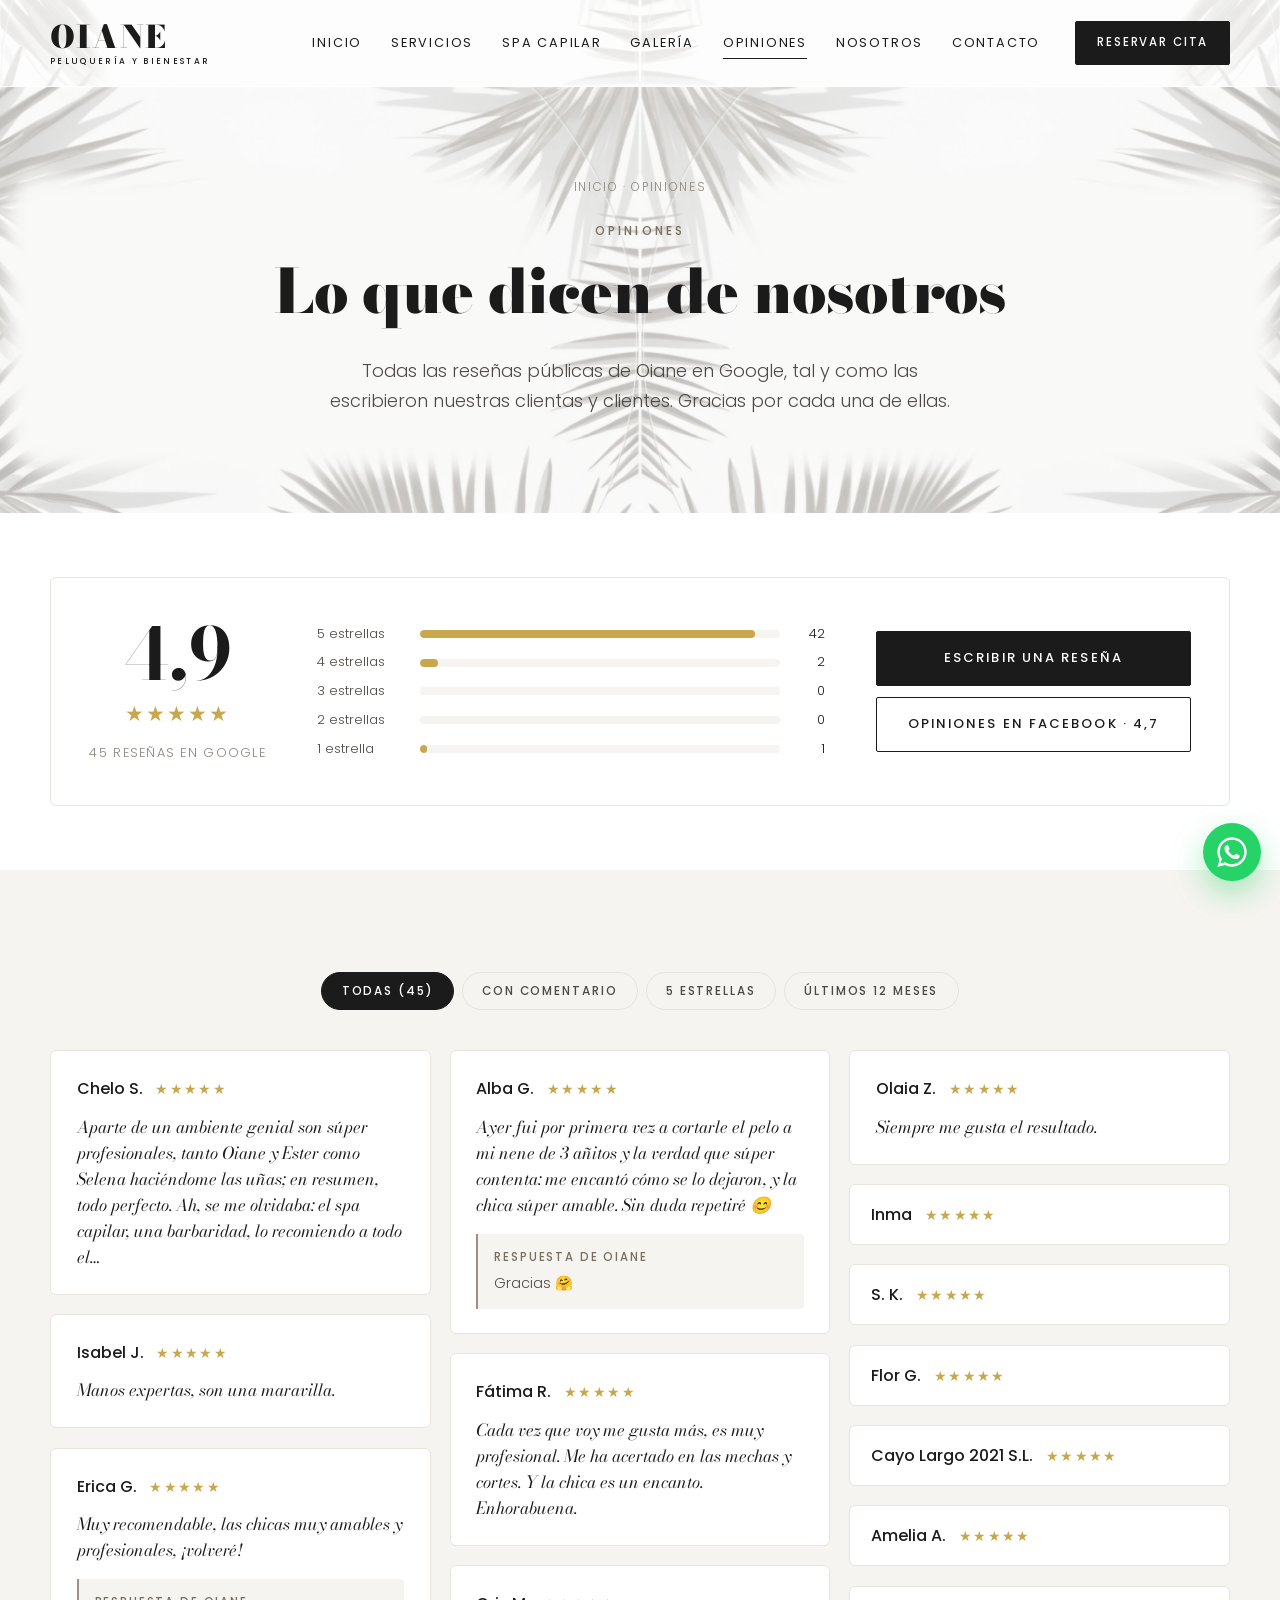
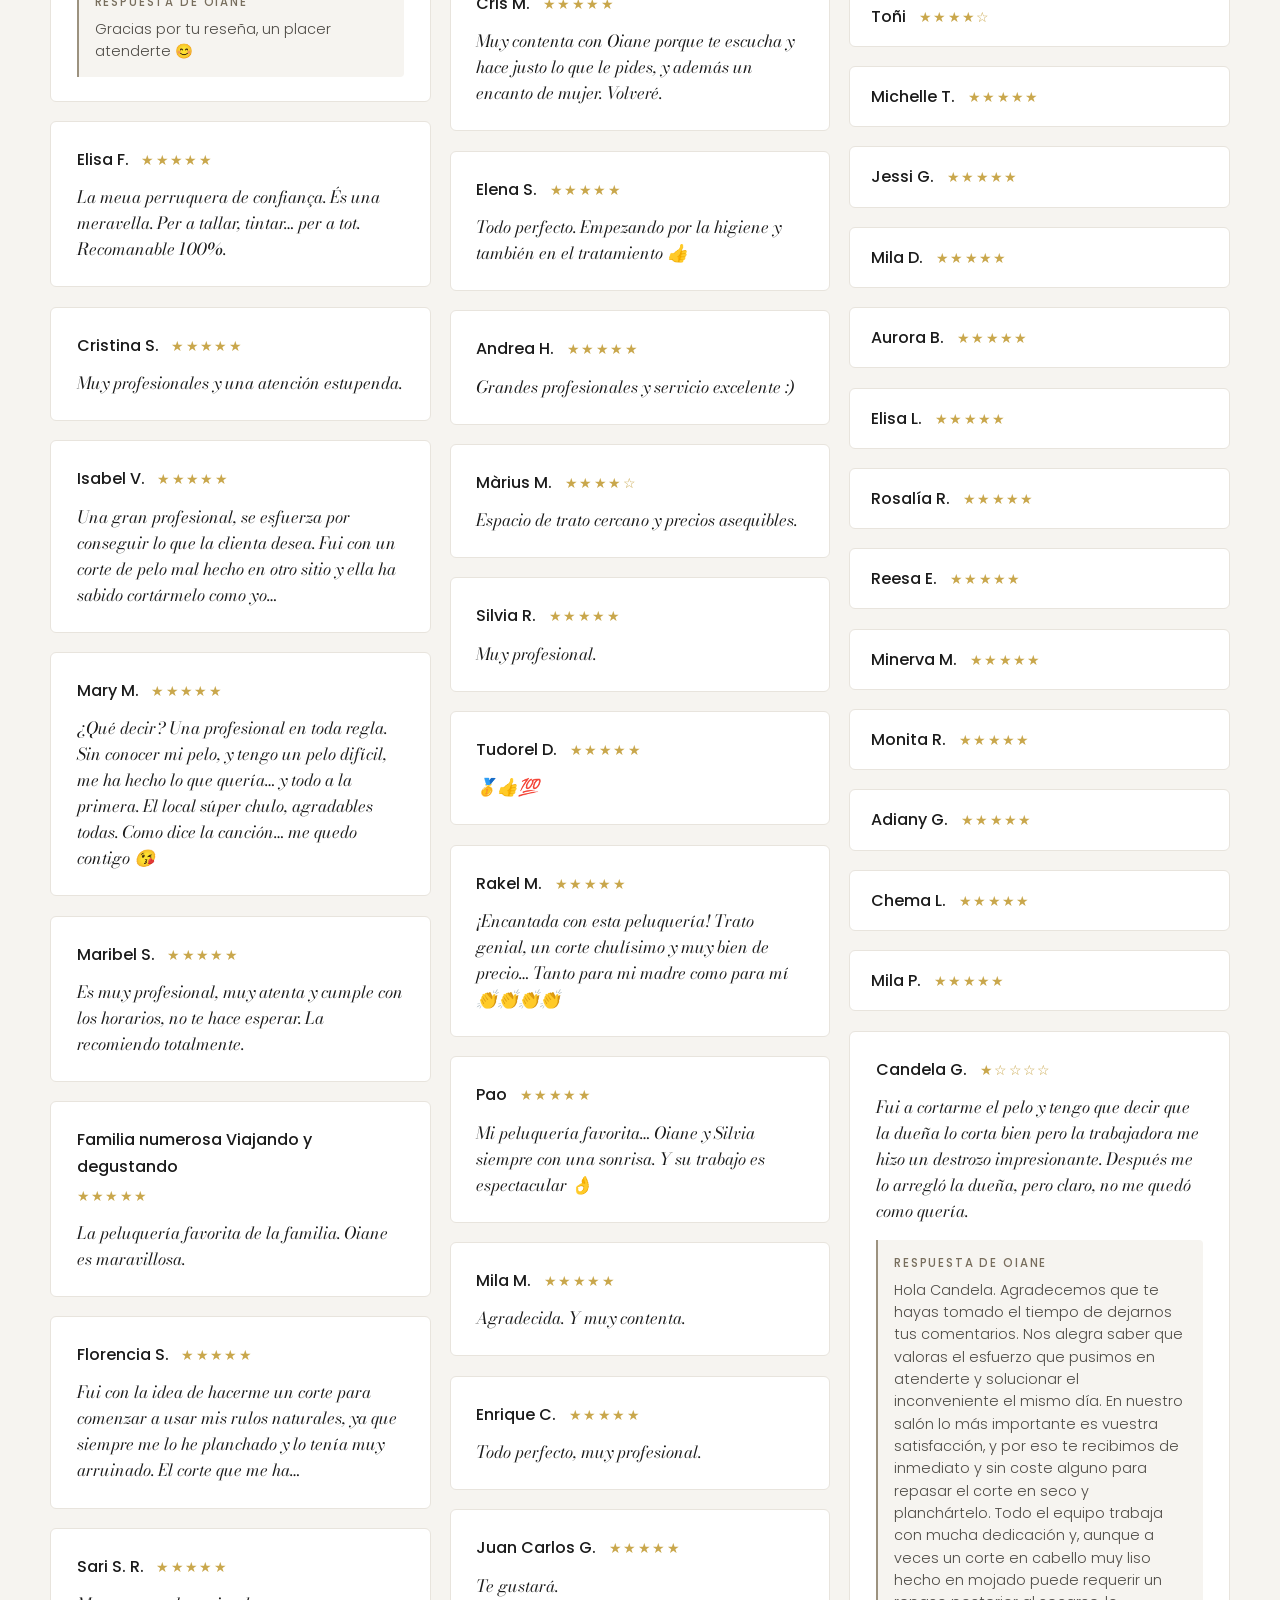
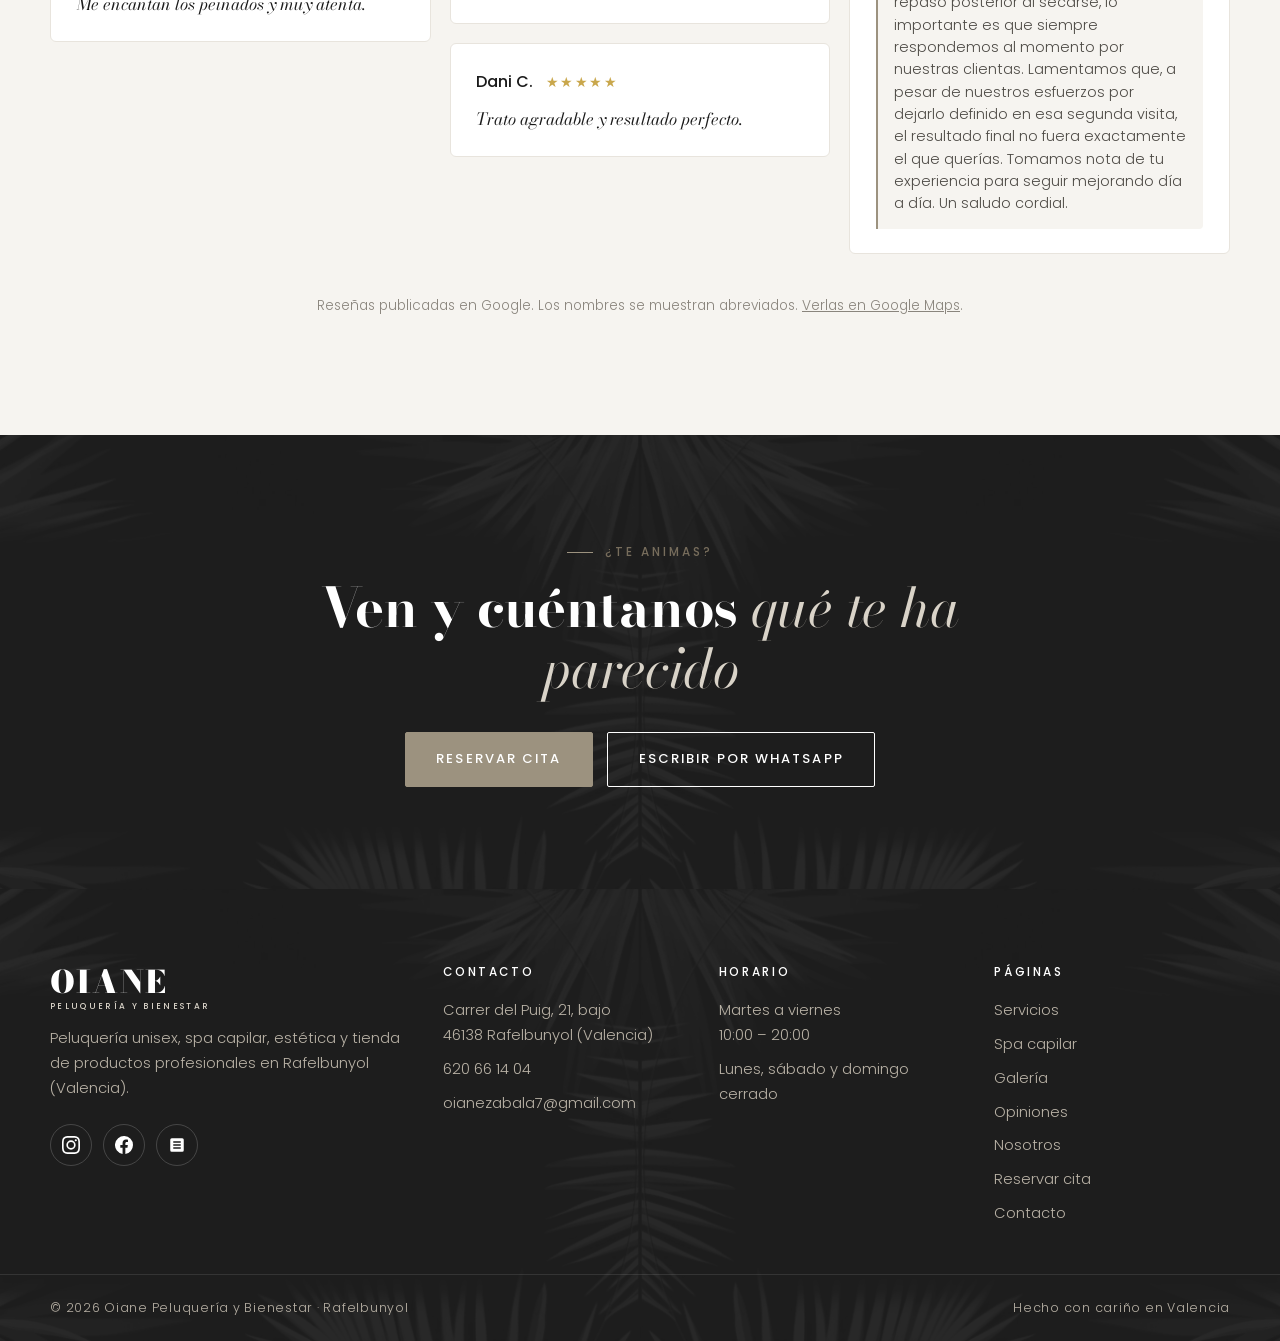
<file: valoraciones.html>
<!DOCTYPE html>
<html lang="es">
<head>
  <meta charset="UTF-8">
  <meta name="viewport" content="width=device-width, initial-scale=1">
  <title>Opiniones · Oiane Peluquería y Bienestar</title>
  <meta name="description" content="Las 45 reseñas de Google de Oiane Peluquería y Bienestar en Rafelbunyol: 4,9 sobre 5.">
  <meta name="theme-color" content="#ffffff">
  <link rel="icon" href="assets/img/favicon.svg" type="image/svg+xml">
  <meta property="og:title" content="Opiniones · Oiane Peluquería y Bienestar">
  <meta property="og:description" content="Las 45 reseñas de Google de Oiane Peluquería y Bienestar en Rafelbunyol: 4,9 sobre 5.">
  <meta property="og:image" content="assets/img/logo-portada.jpg">
  <meta property="og:type" content="website">
  <meta property="og:locale" content="es_ES">
  <link rel="preconnect" href="https://fonts.googleapis.com">
  <link rel="preconnect" href="https://fonts.gstatic.com" crossorigin>
  <link href="https://fonts.googleapis.com/css2?family=Bodoni+Moda:ital,opsz,wght@0,6..96,400;0,6..96,700;0,6..96,900;1,6..96,400&family=Poppins:wght@300;400;500;600&display=swap" rel="stylesheet">
  <link rel="stylesheet" href="assets/css/style.css">
</head>
<body>
<a class="salto" href="#contenido" style="position:absolute;left:-999px">Saltar al contenido</a>
<header class="cabecera">
  <div class="contenedor cabecera__int">
    <a class="logo" href="index.html" aria-label="Oiane Peluquería y Bienestar — inicio">
      <span class="logo__nombre">Oiane</span>
      <span class="logo__sub">Peluquería y Bienestar</span>
    </a>
    <nav class="menu" aria-label="Navegación principal">
      <a href="index.html">Inicio</a>
      <a href="servicios.html">Servicios</a>
      <a href="spa-capilar.html">Spa capilar</a>
      <a href="galeria.html">Galería</a>
      <a href="valoraciones.html">Opiniones</a>
      <a href="nosotros.html">Nosotros</a>
      <a href="contacto.html">Contacto</a>
      <a class="btn btn--negro" href="reservas.html">Reservar cita</a>
    </nav>
    <button class="burger" aria-label="Abrir menú" aria-expanded="false"><span></span><span></span><span></span></button>
  </div>
</header>
<main id="contenido">

<section class="cabecera-pagina con-patron">
  <div class="contenedor--estrecho revelar">
    <p class="migas"><a href="index.html">Inicio</a> · Opiniones</p>
    <span class="antetitulo">Opiniones</span>
    <h1>Lo que dicen de nosotros</h1>
    <p class="entradilla">Todas las reseñas públicas de Oiane en Google, tal y como las escribieron nuestras clientas y clientes. Gracias por cada una de ellas.</p>
  </div>
</section>

<section class="seccion seccion--compacta">
  <div class="contenedor">
    <div class="resumen-valoracion revelar">
      <div class="resumen-valoracion__nota">
        <b>4,9</b>
        <span class="estrellas" aria-hidden="true">★★★★★</span>
        <small>45 reseñas en Google</small>
      </div>
      <div class="resumen-valoracion__barras" aria-label="Distribución de valoraciones">
        <div class="barra"><span>5 estrellas</span><i><b style="width:93%"></b></i><em>42</em></div>
        <div class="barra"><span>4 estrellas</span><i><b style="width:5%"></b></i><em>2</em></div>
        <div class="barra"><span>3 estrellas</span><i><b style="width:0%"></b></i><em>0</em></div>
        <div class="barra"><span>2 estrellas</span><i><b style="width:0%"></b></i><em>0</em></div>
        <div class="barra"><span>1 estrella</span><i><b style="width:2%"></b></i><em>1</em></div>
      </div>
      <div class="resumen-valoracion__acciones">
        <a class="btn btn--negro" href="https://www.google.com/maps/place/Oiane+peluquer%C3%ADa+y+bienestar/@39.5893892,-0.3313134,17z/data=!4m6!3m5!1s0xd6040dd85131673:0x4e194513bddd00e!8m2!3d39.5893892!4d-0.3313134" target="_blank" rel="noopener">Escribir una reseña</a>
        <a class="btn" href="https://www.facebook.com/oianepeluqueria/reviews" target="_blank" rel="noopener">Opiniones en Facebook · 4,7</a>
      </div>
    </div>
  </div>
</section>

<section class="seccion seccion--arena">
  <div class="contenedor">
    <div class="filtros revelar" role="group" aria-label="Filtrar opiniones">
      <button class="activo" data-filtro-opinion="todo">Todas (45)</button>
      <button data-filtro-opinion="texto">Con comentario</button>
      <button data-filtro-opinion="5">5 estrellas</button>
      <button data-filtro-opinion="recientes">Últimos 12 meses</button>
    </div>
    <div class="opiniones revelar">
      <article class="opinion" data-estrellas="5" data-texto="1" data-reciente="1">
        <header><b>Chelo S.</b><span class="estrellas" aria-label="5 estrellas">★★★★★</span></header>
        <p>Aparte de un ambiente genial son súper profesionales, tanto Oiane y Ester como Selena haciéndome las uñas; en resumen, todo perfecto. Ah, se me olvidaba: el spa capilar, una barbaridad, lo recomiendo a todo el…</p>
      </article>
      <article class="opinion" data-estrellas="5" data-texto="1" data-reciente="1">
        <header><b>Isabel J.</b><span class="estrellas" aria-label="5 estrellas">★★★★★</span></header>
        <p>Manos expertas, son una maravilla.</p>
      </article>
      <article class="opinion" data-estrellas="5" data-texto="1" data-reciente="1">
        <header><b>Erica G.</b><span class="estrellas" aria-label="5 estrellas">★★★★★</span></header>
        <p>Muy recomendable, las chicas muy amables y profesionales, ¡volveré!</p>
        <div class="opinion__respuesta"><b>Respuesta de Oiane</b><p>Gracias por tu reseña, un placer atenderte 😊</p></div>
      </article>
      <article class="opinion" data-estrellas="5" data-texto="1" data-reciente="1">
        <header><b>Elisa F.</b><span class="estrellas" aria-label="5 estrellas">★★★★★</span></header>
        <p>La meua perruquera de confiança. És una meravella. Per a tallar, tintar… per a tot. Recomanable 100%.</p>
      </article>
      <article class="opinion" data-estrellas="5" data-texto="1" data-reciente="1">
        <header><b>Cristina S.</b><span class="estrellas" aria-label="5 estrellas">★★★★★</span></header>
        <p>Muy profesionales y una atención estupenda.</p>
      </article>
      <article class="opinion" data-estrellas="5" data-texto="1" data-reciente="0">
        <header><b>Isabel V.</b><span class="estrellas" aria-label="5 estrellas">★★★★★</span></header>
        <p>Una gran profesional, se esfuerza por conseguir lo que la clienta desea. Fui con un corte de pelo mal hecho en otro sitio y ella ha sabido cortármelo como yo…</p>
      </article>
      <article class="opinion" data-estrellas="5" data-texto="1" data-reciente="0">
        <header><b>Mary M.</b><span class="estrellas" aria-label="5 estrellas">★★★★★</span></header>
        <p>¿Qué decir? Una profesional en toda regla. Sin conocer mi pelo, y tengo un pelo difícil, me ha hecho lo que quería… y todo a la primera. El local súper chulo, agradables todas. Como dice la canción… me quedo contigo 😘</p>
      </article>
      <article class="opinion" data-estrellas="5" data-texto="1" data-reciente="0">
        <header><b>Maribel S.</b><span class="estrellas" aria-label="5 estrellas">★★★★★</span></header>
        <p>Es muy profesional, muy atenta y cumple con los horarios, no te hace esperar. La recomiendo totalmente.</p>
      </article>
      <article class="opinion" data-estrellas="5" data-texto="1" data-reciente="0">
        <header><b>Familia numerosa Viajando y degustando</b><span class="estrellas" aria-label="5 estrellas">★★★★★</span></header>
        <p>La peluquería favorita de la familia. Oiane es maravillosa.</p>
      </article>
      <article class="opinion" data-estrellas="5" data-texto="1" data-reciente="0">
        <header><b>Florencia S.</b><span class="estrellas" aria-label="5 estrellas">★★★★★</span></header>
        <p>Fui con la idea de hacerme un corte para comenzar a usar mis rulos naturales, ya que siempre me lo he planchado y lo tenía muy arruinado. El corte que me ha…</p>
      </article>
      <article class="opinion" data-estrellas="5" data-texto="1" data-reciente="0">
        <header><b>Sari S. R.</b><span class="estrellas" aria-label="5 estrellas">★★★★★</span></header>
        <p>Me encantan los peinados y muy atenta.</p>
      </article>
      <article class="opinion" data-estrellas="5" data-texto="1" data-reciente="0">
        <header><b>Alba G.</b><span class="estrellas" aria-label="5 estrellas">★★★★★</span></header>
        <p>Ayer fui por primera vez a cortarle el pelo a mi nene de 3 añitos y la verdad que súper contenta: me encantó cómo se lo dejaron, y la chica súper amable. Sin duda repetiré 😊</p>
        <div class="opinion__respuesta"><b>Respuesta de Oiane</b><p>Gracias 🤗</p></div>
      </article>
      <article class="opinion" data-estrellas="5" data-texto="1" data-reciente="0">
        <header><b>Fátima R.</b><span class="estrellas" aria-label="5 estrellas">★★★★★</span></header>
        <p>Cada vez que voy me gusta más, es muy profesional. Me ha acertado en las mechas y cortes. Y la chica es un encanto. Enhorabuena.</p>
      </article>
      <article class="opinion" data-estrellas="5" data-texto="1" data-reciente="0">
        <header><b>Cris M.</b><span class="estrellas" aria-label="5 estrellas">★★★★★</span></header>
        <p>Muy contenta con Oiane porque te escucha y hace justo lo que le pides, y además un encanto de mujer. Volveré.</p>
      </article>
      <article class="opinion" data-estrellas="5" data-texto="1" data-reciente="0">
        <header><b>Elena S.</b><span class="estrellas" aria-label="5 estrellas">★★★★★</span></header>
        <p>Todo perfecto. Empezando por la higiene y también en el tratamiento 👍</p>
      </article>
      <article class="opinion" data-estrellas="5" data-texto="1" data-reciente="0">
        <header><b>Andrea H.</b><span class="estrellas" aria-label="5 estrellas">★★★★★</span></header>
        <p>Grandes profesionales y servicio excelente :)</p>
      </article>
      <article class="opinion" data-estrellas="4" data-texto="1" data-reciente="0">
        <header><b>Màrius M.</b><span class="estrellas" aria-label="4 estrellas">★★★★☆</span></header>
        <p>Espacio de trato cercano y precios asequibles.</p>
      </article>
      <article class="opinion" data-estrellas="5" data-texto="1" data-reciente="0">
        <header><b>Silvia R.</b><span class="estrellas" aria-label="5 estrellas">★★★★★</span></header>
        <p>Muy profesional.</p>
      </article>
      <article class="opinion" data-estrellas="5" data-texto="1" data-reciente="0">
        <header><b>Tudorel D.</b><span class="estrellas" aria-label="5 estrellas">★★★★★</span></header>
        <p>🥇👍💯</p>
      </article>
      <article class="opinion" data-estrellas="5" data-texto="1" data-reciente="0">
        <header><b>Rakel M.</b><span class="estrellas" aria-label="5 estrellas">★★★★★</span></header>
        <p>¡Encantada con esta peluquería! Trato genial, un corte chulísimo y muy bien de precio… Tanto para mi madre como para mí 👏👏👏👏</p>
      </article>
      <article class="opinion" data-estrellas="5" data-texto="1" data-reciente="0">
        <header><b>Pao</b><span class="estrellas" aria-label="5 estrellas">★★★★★</span></header>
        <p>Mi peluquería favorita… Oiane y Silvia siempre con una sonrisa. Y su trabajo es espectacular 👌</p>
      </article>
      <article class="opinion" data-estrellas="5" data-texto="1" data-reciente="0">
        <header><b>Mila M.</b><span class="estrellas" aria-label="5 estrellas">★★★★★</span></header>
        <p>Agradecida. Y muy contenta.</p>
      </article>
      <article class="opinion" data-estrellas="5" data-texto="1" data-reciente="0">
        <header><b>Enrique C.</b><span class="estrellas" aria-label="5 estrellas">★★★★★</span></header>
        <p>Todo perfecto, muy profesional.</p>
      </article>
      <article class="opinion" data-estrellas="5" data-texto="1" data-reciente="0">
        <header><b>Juan Carlos G.</b><span class="estrellas" aria-label="5 estrellas">★★★★★</span></header>
        <p>Te gustará.</p>
      </article>
      <article class="opinion" data-estrellas="5" data-texto="1" data-reciente="0">
        <header><b>Dani C.</b><span class="estrellas" aria-label="5 estrellas">★★★★★</span></header>
        <p>Trato agradable y resultado perfecto.</p>
      </article>
      <article class="opinion" data-estrellas="5" data-texto="1" data-reciente="0">
        <header><b>Olaia Z.</b><span class="estrellas" aria-label="5 estrellas">★★★★★</span></header>
        <p>Siempre me gusta el resultado.</p>
      </article>

      <!-- Valoraciones sin comentario -->
      <article class="opinion opinion--solo" data-estrellas="5" data-texto="0" data-reciente="1"><header><b>Inma</b><span class="estrellas" aria-label="5 estrellas">★★★★★</span></header></article>
      <article class="opinion opinion--solo" data-estrellas="5" data-texto="0" data-reciente="1"><header><b>S. K.</b><span class="estrellas" aria-label="5 estrellas">★★★★★</span></header></article>
      <article class="opinion opinion--solo" data-estrellas="5" data-texto="0" data-reciente="0"><header><b>Flor G.</b><span class="estrellas" aria-label="5 estrellas">★★★★★</span></header></article>
      <article class="opinion opinion--solo" data-estrellas="5" data-texto="0" data-reciente="0"><header><b>Cayo Largo 2021 S.L.</b><span class="estrellas" aria-label="5 estrellas">★★★★★</span></header></article>
      <article class="opinion opinion--solo" data-estrellas="5" data-texto="0" data-reciente="0"><header><b>Amelia A.</b><span class="estrellas" aria-label="5 estrellas">★★★★★</span></header></article>
      <article class="opinion opinion--solo" data-estrellas="4" data-texto="0" data-reciente="0"><header><b>Toñi</b><span class="estrellas" aria-label="4 estrellas">★★★★☆</span></header></article>
      <article class="opinion opinion--solo" data-estrellas="5" data-texto="0" data-reciente="0"><header><b>Michelle T.</b><span class="estrellas" aria-label="5 estrellas">★★★★★</span></header></article>
      <article class="opinion opinion--solo" data-estrellas="5" data-texto="0" data-reciente="0"><header><b>Jessi G.</b><span class="estrellas" aria-label="5 estrellas">★★★★★</span></header></article>
      <article class="opinion opinion--solo" data-estrellas="5" data-texto="0" data-reciente="0"><header><b>Mila D.</b><span class="estrellas" aria-label="5 estrellas">★★★★★</span></header></article>
      <article class="opinion opinion--solo" data-estrellas="5" data-texto="0" data-reciente="0"><header><b>Aurora B.</b><span class="estrellas" aria-label="5 estrellas">★★★★★</span></header></article>
      <article class="opinion opinion--solo" data-estrellas="5" data-texto="0" data-reciente="0"><header><b>Elisa L.</b><span class="estrellas" aria-label="5 estrellas">★★★★★</span></header></article>
      <article class="opinion opinion--solo" data-estrellas="5" data-texto="0" data-reciente="0"><header><b>Rosalía R.</b><span class="estrellas" aria-label="5 estrellas">★★★★★</span></header></article>
      <article class="opinion opinion--solo" data-estrellas="5" data-texto="0" data-reciente="0"><header><b>Reesa E.</b><span class="estrellas" aria-label="5 estrellas">★★★★★</span></header></article>
      <article class="opinion opinion--solo" data-estrellas="5" data-texto="0" data-reciente="0"><header><b>Minerva M.</b><span class="estrellas" aria-label="5 estrellas">★★★★★</span></header></article>
      <article class="opinion opinion--solo" data-estrellas="5" data-texto="0" data-reciente="0"><header><b>Monita R.</b><span class="estrellas" aria-label="5 estrellas">★★★★★</span></header></article>
      <article class="opinion opinion--solo" data-estrellas="5" data-texto="0" data-reciente="0"><header><b>Adiany G.</b><span class="estrellas" aria-label="5 estrellas">★★★★★</span></header></article>
      <article class="opinion opinion--solo" data-estrellas="5" data-texto="0" data-reciente="0"><header><b>Chema L.</b><span class="estrellas" aria-label="5 estrellas">★★★★★</span></header></article>
      <article class="opinion opinion--solo" data-estrellas="5" data-texto="0" data-reciente="0"><header><b>Mila P.</b><span class="estrellas" aria-label="5 estrellas">★★★★★</span></header></article>
      <article class="opinion" data-estrellas="1" data-texto="1" data-reciente="1">
        <header><b>Candela G.</b><span class="estrellas" aria-label="1 estrella">★☆☆☆☆</span></header>
        <p>Fui a cortarme el pelo y tengo que decir que la dueña lo corta bien pero la trabajadora me hizo un destrozo impresionante. Después me lo arregló la dueña, pero claro, no me quedó como quería.</p>
        <div class="opinion__respuesta"><b>Respuesta de Oiane</b><p>Hola Candela. Agradecemos que te hayas tomado el tiempo de dejarnos tus comentarios. Nos alegra saber que valoras el esfuerzo que pusimos en atenderte y solucionar el inconveniente el mismo día. En nuestro salón lo más importante es vuestra satisfacción, y por eso te recibimos de inmediato y sin coste alguno para repasar el corte en seco y planchártelo. Todo el equipo trabaja con mucha dedicación y, aunque a veces un corte en cabello muy liso hecho en mojado puede requerir un repaso posterior al secarse, lo importante es que siempre respondemos al momento por nuestras clientas. Lamentamos que, a pesar de nuestros esfuerzos por dejarlo definido en esa segunda visita, el resultado final no fuera exactamente el que querías. Tomamos nota de tu experiencia para seguir mejorando día a día. Un saludo cordial.</p></div>
      </article>
    </div>
    <p class="opiniones__vacio" hidden>No hay opiniones con ese filtro.</p>
    <p class="centrado" style="margin-top:2.5rem;font-size:0.85rem;color:var(--gris-suave)">Reseñas publicadas en Google. Los nombres se muestran abreviados. <a href="https://www.google.com/maps/place/Oiane+peluquer%C3%ADa+y+bienestar/@39.5893892,-0.3313134,17z/data=!4m6!3m5!1s0xd6040dd85131673:0x4e194513bddd00e!8m2!3d39.5893892!4d-0.3313134" target="_blank" rel="noopener" style="text-decoration:underline">Verlas en Google Maps</a>.</p>
  </div>
</section>

<section class="cta con-patron">
  <div class="contenedor--estrecho revelar">
    <span class="antetitulo">¿Te animas?</span>
    <h2>Ven y cuéntanos <em>qué te ha parecido</em></h2>
    <div class="botones">
      <a class="btn btn--taupe" href="reservas.html">Reservar cita</a>
      <a class="btn enlace-whatsapp" href="#">Escribir por WhatsApp</a>
    </div>
  </div>
</section>
</main>

<footer class="pie">
  <div class="contenedor pie__int">
    <div>
      <a class="logo" href="index.html"><span class="logo__nombre">Oiane</span><span class="logo__sub">Peluquería y Bienestar</span></a>
      <p>Peluquería unisex, spa capilar, estética y tienda de productos profesionales en Rafelbunyol (Valencia).</p>
      <div class="redes">
        <a href="https://www.instagram.com/oiane_peluqueria/" target="_blank" rel="noopener" aria-label="Instagram"><svg viewBox="0 0 24 24"><path d="M12 2.2c3.2 0 3.6 0 4.8.1 3.3.1 4.8 1.7 4.9 4.9.1 1.3.1 1.6.1 4.8s0 3.6-.1 4.8c-.1 3.2-1.7 4.8-4.9 4.9-1.3.1-1.6.1-4.8.1s-3.6 0-4.8-.1c-3.3-.1-4.8-1.7-4.9-4.9C2.2 15.6 2.2 15.2 2.2 12s0-3.6.1-4.8C2.4 3.9 4 2.4 7.2 2.3 8.4 2.2 8.8 2.2 12 2.2zM12 0C8.7 0 8.3 0 7.1.1 2.7.3.3 2.7.1 7.1 0 8.3 0 8.7 0 12s0 3.7.1 4.9c.2 4.4 2.6 6.8 7 7 1.2.1 1.6.1 4.9.1s3.7 0 4.9-.1c4.4-.2 6.8-2.6 7-7 .1-1.2.1-1.6.1-4.9s0-3.7-.1-4.9c-.2-4.4-2.6-6.8-7-7C15.7 0 15.3 0 12 0zm0 5.8a6.2 6.2 0 1 0 0 12.4 6.2 6.2 0 0 0 0-12.4zM12 16a4 4 0 1 1 0-8 4 4 0 0 1 0 8zm6.4-11.8a1.4 1.4 0 1 0 0 2.9 1.4 1.4 0 0 0 0-2.9z"/></svg></a>
        <a href="https://www.facebook.com/oianepeluqueria/" target="_blank" rel="noopener" aria-label="Facebook"><svg viewBox="0 0 24 24"><path d="M24 12a12 12 0 1 0-13.9 11.9v-8.4H7.1V12h3V9.4c0-3 1.8-4.7 4.5-4.7 1.3 0 2.7.2 2.7.2v3h-1.5c-1.5 0-2 .9-2 1.9V12h3.3l-.5 3.5h-2.8v8.4A12 12 0 0 0 24 12z"/></svg></a>
        <a class="enlace-fresha" href="#" aria-label="Fresha"><svg viewBox="0 0 24 24"><path d="M19 3H5a2 2 0 0 0-2 2v14a2 2 0 0 0 2 2h14a2 2 0 0 0 2-2V5a2 2 0 0 0-2-2zm-2 14H7v-2h10v2zm0-4H7v-2h10v2zm0-4H7V7h10v2z"/></svg></a>
      </div>
    </div>
    <div>
      <h4>Contacto</h4>
      <ul>
        <li>Carrer del Puig, 21, bajo<br>46138 Rafelbunyol (Valencia)</li>
        <li><a href="tel:+34620661404">620 66 14 04</a></li>
        <li><a href="mailto:oianezabala7@gmail.com">oianezabala7@gmail.com</a></li>
      </ul>
    </div>
    <div>
      <h4>Horario</h4>
      <ul>
        <li>Martes a viernes<br>10:00 – 20:00</li>
        <li>Lunes, sábado y domingo<br>cerrado</li>
      </ul>
    </div>
    <div>
      <h4>Páginas</h4>
      <ul>
        <li><a href="servicios.html">Servicios</a></li>
        <li><a href="spa-capilar.html">Spa capilar</a></li>
        <li><a href="galeria.html">Galería</a></li>
        <li><a href="valoraciones.html">Opiniones</a></li>
        <li><a href="nosotros.html">Nosotros</a></li>
        <li><a href="reservas.html">Reservar cita</a></li>
        <li><a href="contacto.html">Contacto</a></li>
      </ul>
    </div>
  </div>
  <div class="pie__legal">
    <div class="contenedor">
      <span>© <span class="anyo">2026</span> Oiane Peluquería y Bienestar · Rafelbunyol</span>
      <span>Hecho con cariño en Valencia</span>
    </div>
  </div>
</footer>

<a class="whatsapp-flotante enlace-whatsapp" href="#" aria-label="Escríbenos por WhatsApp">
  <svg viewBox="0 0 24 24"><path d="M17.5 14.4c-.3-.1-1.8-.9-2-1-.3-.1-.5-.1-.7.1-.2.3-.8 1-.9 1.2-.2.2-.3.2-.6.1-.3-.1-1.3-.5-2.4-1.5-.9-.8-1.5-1.8-1.7-2.1-.2-.3 0-.5.1-.6l.4-.5c.2-.2.2-.3.3-.5.1-.2.1-.4 0-.5-.1-.2-.7-1.6-.9-2.2-.2-.6-.5-.5-.7-.5h-.6c-.2 0-.5.1-.8.4-.3.3-1 1-1 2.5s1.1 2.9 1.2 3.1c.1.2 2.1 3.2 5.1 4.5.7.3 1.3.5 1.7.6.7.2 1.4.2 1.9.1.6-.1 1.8-.7 2-1.4.2-.7.2-1.3.2-1.4-.1-.2-.3-.3-.6-.4zM12 21.8c-1.8 0-3.5-.5-5-1.4l-.4-.2-3.7 1 1-3.6-.2-.4A9.8 9.8 0 1 1 12 21.8zM12 .2A11.8 11.8 0 0 0 2 18.1L.3 24l6.1-1.6A11.8 11.8 0 1 0 12 .2z"/></svg>
</a>

<script src="assets/js/main.js"></script>
</body>
</html>
</file>
<file: assets/css/style.css>
/* ==========================================================
   OIANE · Peluquería y Bienestar — hoja de estilos
   Paleta y tipografía tomadas del logotipo:
   negro Didone + geométrica, hojas de palmera en tono taupe,
   fondo blanco.
   ========================================================== */

:root {
  --negro: #1b1b1b;
  --gris: #4d4a45;
  --gris-suave: #8a857d;
  --taupe: #9c927f;
  --taupe-oscuro: #776d5c;
  --taupe-claro: #d9d3c8;
  --arena: #f6f4f0;
  --linea: #e8e4dd;
  --blanco: #ffffff;
  --verde-wa: #25d366;
  --serif: 'Bodoni Moda', 'Bodoni 72', 'Didot', 'Playfair Display', Georgia, serif;
  --sans: 'Poppins', 'Helvetica Neue', Arial, sans-serif;
  --ancho: 1180px;
  --radio: 6px;
  --sombra: 0 18px 50px rgba(27, 27, 27, 0.10);
  --transicion: 0.35s cubic-bezier(0.22, 0.61, 0.36, 1);
}

*, *::before, *::after { box-sizing: border-box; }
html { scroll-behavior: smooth; -webkit-text-size-adjust: 100%; overflow-x: clip; }
body {
  margin: 0;
  font-family: var(--sans);
  font-weight: 300;
  font-size: 16px;
  line-height: 1.7;
  color: var(--gris);
  background: var(--blanco);
  overflow-x: clip;
}
img, video { max-width: 100%; display: block; }
a { color: inherit; text-decoration: none; }
h1, h2, h3, h4 {
  font-family: var(--serif);
  font-weight: 700;
  color: var(--negro);
  line-height: 1.12;
  margin: 0 0 0.5em;
  letter-spacing: -0.01em;
}
h1 { font-size: clamp(2.4rem, 5.2vw, 4.3rem); font-weight: 900; }
h2 { font-size: clamp(1.9rem, 3.6vw, 2.9rem); }
h3 { font-size: 1.35rem; }
p { margin: 0 0 1.1em; }
strong { font-weight: 500; color: var(--negro); }
.contenedor { width: min(100% - 2rem, var(--ancho)); margin-inline: auto; }
.contenedor--estrecho { width: min(100% - 2rem, 820px); margin-inline: auto; }

/* ---------- Utilidades tipográficas ---------- */
.antetitulo {
  display: inline-block;
  font-family: var(--sans);
  font-weight: 500;
  font-size: 0.74rem;
  letter-spacing: 0.26em;
  text-transform: uppercase;
  color: var(--taupe-oscuro);
  margin-bottom: 1rem;
}
.antetitulo::before {
  content: '';
  display: inline-block;
  width: 26px; height: 1px;
  background: var(--taupe);
  vertical-align: middle;
  margin-right: 0.75rem;
}
.entradilla { font-size: 1.12rem; color: var(--gris); max-width: 62ch; }
.centrado { text-align: center; }
.centrado .entradilla { margin-inline: auto; }
.centrado .antetitulo::before { display: none; }
.cursiva { font-family: var(--serif); font-style: italic; font-weight: 400; }

/* ---------- Botones ---------- */
.btn {
  display: inline-flex; align-items: center; justify-content: center; gap: 0.6rem;
  padding: 0.95rem 1.9rem;
  font-family: var(--sans); font-weight: 500; font-size: 0.82rem;
  letter-spacing: 0.16em; text-transform: uppercase;
  border: 1px solid var(--negro);
  border-radius: 2px;
  color: var(--negro); background: transparent;
  cursor: pointer;
  transition: background var(--transicion), color var(--transicion), transform var(--transicion), box-shadow var(--transicion);
}
.btn:hover { background: var(--negro); color: var(--blanco); transform: translateY(-2px); }
.btn--negro { background: var(--negro); color: var(--blanco); }
.btn--negro:hover { background: var(--taupe-oscuro); border-color: var(--taupe-oscuro); }
.btn--taupe { background: var(--taupe); border-color: var(--taupe); color: var(--blanco); }
.btn--taupe:hover { background: var(--taupe-oscuro); border-color: var(--taupe-oscuro); }
.btn--wa { background: var(--verde-wa); border-color: var(--verde-wa); color: #fff; }
.btn--wa:hover { background: #1ebe5b; border-color: #1ebe5b; }
.btn svg { width: 18px; height: 18px; fill: currentColor; }
.btn--grande { padding: 1.15rem 2.4rem; font-size: 0.9rem; }
.botones { display: flex; flex-wrap: wrap; gap: 0.9rem; }

/* ---------- Cabecera ---------- */
.cabecera {
  position: sticky; top: 0; z-index: 50;
  background: rgba(255,255,255,0.92);
  backdrop-filter: blur(12px); -webkit-backdrop-filter: blur(12px);
  border-bottom: 1px solid transparent;
  transition: border-color var(--transicion), box-shadow var(--transicion);
}
.cabecera.compacta { border-color: var(--linea); box-shadow: 0 6px 24px rgba(0,0,0,0.05); }
.cabecera__int { display: flex; align-items: center; justify-content: space-between; height: 86px; gap: 2rem; }
.cabecera.compacta .cabecera__int { height: 70px; }
.cabecera__int { transition: height var(--transicion); }

.logo { display: flex; flex-direction: column; line-height: 1; color: var(--negro); }
.logo__nombre {
  font-family: var(--serif); font-weight: 900; font-size: 1.95rem;
  letter-spacing: 0.04em; text-transform: uppercase;
}
.logo__sub {
  font-family: var(--sans); font-weight: 500; font-size: 0.52rem;
  letter-spacing: 0.28em; text-transform: uppercase; color: var(--negro);
  margin-top: 0.3rem;
}

.menu { display: flex; align-items: center; gap: 1.8rem; }
.menu a:not(.btn) {
  position: relative;
  font-size: 0.8rem; font-weight: 400; letter-spacing: 0.14em; text-transform: uppercase;
  color: var(--negro); padding: 0.3rem 0;
}
.menu a:not(.btn)::after {
  content: ''; position: absolute; left: 0; bottom: 0; height: 1px; width: 100%;
  background: var(--negro); transform: scaleX(0); transform-origin: right;
  transition: transform var(--transicion);
}
.menu a:not(.btn):hover::after, .menu a.activo::after { transform: scaleX(1); transform-origin: left; }
.menu .btn { padding: 0.7rem 1.3rem; font-size: 0.72rem; margin-left: 0.4rem; }

.burger {
  display: none; flex-direction: column; justify-content: center; gap: 5px;
  width: 44px; height: 44px; background: none; border: 0; cursor: pointer; padding: 8px;
}
.burger span { display: block; height: 2px; background: var(--negro); transition: transform var(--transicion), opacity var(--transicion); }
.burger.abierto span:nth-child(1) { transform: translateY(7px) rotate(45deg); }
.burger.abierto span:nth-child(2) { opacity: 0; }
.burger.abierto span:nth-child(3) { transform: translateY(-7px) rotate(-45deg); }

/* ---------- Secciones ---------- */
.seccion { padding: clamp(4rem, 8vw, 7rem) 0; position: relative; }
.seccion--arena { background: var(--arena); }
.seccion--negra { background: var(--negro); color: #cfc9bf; }
.seccion--negra h2, .seccion--negra h3 { color: var(--blanco); }
.seccion--negra .antetitulo { color: var(--taupe-claro); }
.seccion--negra .antetitulo::before { background: var(--taupe-claro); }
.seccion--compacta { padding: clamp(2.5rem, 5vw, 4rem) 0; }
.cabecera-seccion { margin-bottom: clamp(2.2rem, 4vw, 3.5rem); }

/* Hojas decorativas (recortadas del logotipo) */
.hoja {
  position: absolute; pointer-events: none; z-index: 0;
  mix-blend-mode: multiply; opacity: 0.85;
}
.hoja--izq { left: 0; top: 0; width: clamp(110px, 16vw, 225px); }
.portada .hoja--izq { opacity: 0.4; top: -8%; }
.portada .hoja--abajo { opacity: 0.55; }
.hoja--der { right: 0; top: 0; width: clamp(110px, 16vw, 215px); }
.hoja--abajo { right: 0; bottom: 0; width: clamp(220px, 40vw, 630px); }
.seccion > .contenedor, .seccion > .contenedor--estrecho { position: relative; z-index: 1; }

/* ---------- Portada (hero) ---------- */
.portada {
  position: relative; overflow: hidden;
  padding: clamp(3rem, 7vw, 6rem) 0 clamp(3rem, 6vw, 5rem);
  background: var(--blanco);
}
.portada__int {
  display: grid; grid-template-columns: 1.05fr 0.95fr; gap: clamp(2rem, 5vw, 5rem); align-items: center;
  position: relative; z-index: 1;
}
.portada h1 { margin-bottom: 1.2rem; }
.portada h1 em { font-style: italic; font-weight: 400; color: var(--taupe-oscuro); }
.portada__texto .entradilla { margin-bottom: 2rem; }
.portada__valoracion {
  display: flex; align-items: center; gap: 0.7rem; margin-top: 2.2rem;
  font-size: 0.85rem; color: var(--gris-suave);
}
.estrellas { color: #c9a74c; letter-spacing: 0.1em; font-size: 0.95rem; }
.portada__visual { position: relative; }
.portada__logo {
  background: var(--blanco); border: 1px solid var(--linea);
  box-shadow: var(--sombra); padding: 0.6rem; border-radius: var(--radio);
  transform: rotate(-1.5deg);
}
.portada__logo img { width: 100%; border-radius: 3px; }
.portada__foto {
  position: absolute; width: 46%; right: -6%; bottom: -16%;
  border: 6px solid var(--blanco); box-shadow: var(--sombra); border-radius: var(--radio);
  transform: rotate(2.5deg);
}
.portada__foto img { aspect-ratio: 4 / 3; object-fit: cover; }
.portada__sello {
  position: absolute; left: -4%; top: -6%; z-index: 3; width: 118px; height: 118px;
  border-radius: 50%; background: var(--negro); color: var(--blanco);
  display: grid; place-items: center; text-align: center;
  font-family: var(--serif); font-style: italic; font-size: 0.85rem; line-height: 1.25;
  padding: 1rem; box-shadow: var(--sombra);
  animation: flotar 6s ease-in-out infinite;
}
@keyframes flotar { 0%, 100% { transform: translateY(0); } 50% { transform: translateY(-8px); } }

/* Franja de confianza */
.franja {
  border-top: 1px solid var(--linea); border-bottom: 1px solid var(--linea);
  background: var(--blanco);
}
.franja__int {
  display: grid; grid-template-columns: repeat(4, 1fr);
}
.franja__item {
  padding: 1.4rem 1rem; text-align: center;
  border-left: 1px solid var(--linea);
  font-size: 0.8rem; letter-spacing: 0.08em; text-transform: uppercase; color: var(--gris);
}
.franja__item:first-child { border-left: 0; }
.franja__item b { display: block; font-family: var(--serif); font-size: 1.6rem; font-weight: 700; color: var(--negro); letter-spacing: 0; text-transform: none; }

/* ---------- Rejilla de servicios ---------- */
.rejilla { display: grid; gap: 1.5rem; }
.rejilla--3 { grid-template-columns: repeat(3, 1fr); }
.rejilla--2 { grid-template-columns: repeat(2, 1fr); }
.rejilla--4 { grid-template-columns: repeat(4, 1fr); }

.tarjeta {
  position: relative; overflow: hidden;
  background: var(--blanco); border: 1px solid var(--linea); border-radius: var(--radio);
  transition: transform var(--transicion), box-shadow var(--transicion), border-color var(--transicion);
}
.tarjeta:hover { transform: translateY(-6px); box-shadow: var(--sombra); border-color: transparent; }
.tarjeta__media { aspect-ratio: 4 / 3; overflow: hidden; background: var(--arena); }
.tarjeta__media img, .tarjeta__media video { width: 100%; height: 100%; object-fit: cover; transition: transform 1.2s ease; }
.tarjeta:hover .tarjeta__media img { transform: scale(1.06); }
.tarjeta__cuerpo { padding: 1.6rem 1.6rem 1.8rem; }
.tarjeta__cuerpo h3 { margin-bottom: 0.5rem; }
.tarjeta__cuerpo p { font-size: 0.95rem; margin-bottom: 1rem; }
.tarjeta__enlace {
  font-size: 0.76rem; font-weight: 500; letter-spacing: 0.16em; text-transform: uppercase; color: var(--negro);
  display: inline-flex; align-items: center; gap: 0.5rem;
}
.tarjeta__enlace::after { content: '→'; transition: transform var(--transicion); }
.tarjeta:hover .tarjeta__enlace::after { transform: translateX(4px); }
.tarjeta__numero {
  position: absolute; top: 1rem; left: 1.2rem; z-index: 2;
  font-family: var(--serif); font-style: italic; font-size: 1.1rem; color: var(--blanco);
  text-shadow: 0 2px 10px rgba(0,0,0,0.5);
}

/* ---------- Bloque de dos columnas (texto + media) ---------- */
.dos-col {
  display: grid; grid-template-columns: 1fr 1fr; gap: clamp(2rem, 6vw, 6rem); align-items: center;
}
.dos-col--inversa .dos-col__media { order: 2; }
.dos-col__media { position: relative; }
.marco {
  border-radius: var(--radio); overflow: hidden; box-shadow: var(--sombra); background: var(--negro);
}
.marco img, .marco video { width: 100%; height: 100%; object-fit: cover; }
.marco--vertical { aspect-ratio: 9 / 14; max-width: 420px; margin-inline: auto; }
.marco--apaisado { aspect-ratio: 4 / 3; }
.marco--cuadrado { aspect-ratio: 1; }
.lista-marcada { list-style: none; padding: 0; margin: 1.5rem 0 2rem; }
.lista-marcada li { position: relative; padding-left: 1.8rem; margin-bottom: 0.65rem; }
.lista-marcada li::before {
  content: ''; position: absolute; left: 0; top: 0.72em; width: 18px; height: 1px; background: var(--taupe);
}
.collage { position: relative; }
.collage__principal { border-radius: var(--radio); overflow: hidden; box-shadow: var(--sombra); aspect-ratio: 4 / 5; }
.collage__principal img { width: 100%; height: 100%; object-fit: cover; }
.collage__secundaria {
  position: absolute; width: 48%; right: -8%; bottom: -8%;
  border: 6px solid var(--blanco); border-radius: var(--radio); overflow: hidden; box-shadow: var(--sombra);
  aspect-ratio: 1;
}
.collage__secundaria img { width: 100%; height: 100%; object-fit: cover; }

/* ---------- Vídeos ---------- */
.video-reel {
  position: relative; border-radius: var(--radio); overflow: hidden; background: var(--negro);
  aspect-ratio: 9 / 16;
}
.video-reel video { width: 100%; height: 100%; object-fit: cover; }
.video-reel__etiqueta {
  position: absolute; left: 1rem; bottom: 1rem; right: 1rem; z-index: 2; pointer-events: none;
  color: var(--blanco); font-size: 0.8rem; letter-spacing: 0.08em;
  text-shadow: 0 2px 12px rgba(0,0,0,0.6);
}
.video-reel__etiqueta b { display: block; font-family: var(--serif); font-size: 1.1rem; font-weight: 700; letter-spacing: 0; }
.video-reel__play {
  position: absolute; inset: 0; z-index: 3; display: grid; place-items: center;
  background: linear-gradient(to top, rgba(0,0,0,0.45), rgba(0,0,0,0) 55%);
  border: 0; cursor: pointer; color: var(--blanco);
}
.video-reel__play span {
  width: 66px; height: 66px; border-radius: 50%; border: 1px solid rgba(255,255,255,0.8);
  display: grid; place-items: center; background: rgba(27,27,27,0.35); backdrop-filter: blur(4px);
  transition: transform var(--transicion), background var(--transicion);
}
.video-reel__play:hover span { transform: scale(1.08); background: var(--taupe); }
.video-reel__play svg { width: 22px; height: 22px; fill: var(--blanco); margin-left: 3px; }
.video-reel.reproduciendo .video-reel__play { display: none; }
.rejilla-videos { display: grid; grid-template-columns: repeat(3, 1fr); gap: 1.5rem; max-width: 980px; margin-inline: auto; }

/* ---------- Galería ---------- */
.filtros { display: flex; flex-wrap: wrap; justify-content: center; gap: 0.5rem; margin-bottom: 2.5rem; }
.filtros button {
  font-family: var(--sans); font-size: 0.74rem; letter-spacing: 0.16em; text-transform: uppercase; font-weight: 500;
  background: none; border: 1px solid var(--linea); padding: 0.6rem 1.2rem; border-radius: 999px; cursor: pointer; color: var(--gris);
  transition: all var(--transicion);
}
.filtros button:hover, .filtros button.activo { background: var(--negro); color: var(--blanco); border-color: var(--negro); }
.galeria { display: grid; grid-template-columns: repeat(4, 1fr); grid-auto-rows: 240px; grid-auto-flow: dense; gap: 0.9rem; }
.pieza-galeria {
  position: relative; overflow: hidden; border-radius: var(--radio); cursor: pointer; background: var(--arena);
}
.pieza-galeria img { width: 100%; height: 100%; object-fit: cover; transition: transform 1.1s ease; }
.pieza-galeria:hover img { transform: scale(1.05); }
.pieza-galeria--alta { grid-row: span 2; }
.pieza-galeria--ancha { grid-column: span 2; }
.pieza-galeria figcaption {
  position: absolute; left: 0; right: 0; bottom: 0; padding: 1.8rem 1rem 0.9rem;
  background: linear-gradient(to top, rgba(0,0,0,0.65), transparent);
  color: var(--blanco); font-size: 0.78rem; letter-spacing: 0.1em; text-transform: uppercase;
  opacity: 0; transform: translateY(8px); transition: all var(--transicion);
}
.pieza-galeria:hover figcaption { opacity: 1; transform: translateY(0); }
.pieza-galeria.oculta { display: none; }

.visor {
  position: fixed; inset: 0; z-index: 100; background: rgba(15,15,15,0.95);
  display: none; align-items: center; justify-content: center;
}
.visor.abierto { display: flex; }
.visor img { max-width: min(92vw, 1100px); max-height: 86vh; object-fit: contain; border-radius: 4px; }
.visor button {
  position: absolute; background: none; border: 0; color: #fff; cursor: pointer; font-size: 2.6rem; line-height: 1; padding: 0.5rem 1rem;
  opacity: 0.8; transition: opacity var(--transicion);
}
.visor button:hover { opacity: 1; }
.visor__cerrar { top: 1rem; right: 1rem; }
.visor__ant { left: 0.5rem; top: 50%; transform: translateY(-50%); }
.visor__sig { right: 0.5rem; top: 50%; transform: translateY(-50%); }
.visor__pie { position: absolute; bottom: 1.2rem; left: 0; right: 0; text-align: center; color: #bbb; font-size: 0.8rem; letter-spacing: 0.1em; text-transform: uppercase; }

/* ---------- Testimonios ---------- */
.testimonios { display: grid; grid-template-columns: repeat(3, 1fr); gap: 1.5rem; }
.testimonio {
  background: var(--blanco); border: 1px solid var(--linea); border-radius: var(--radio); padding: 2rem;
  display: flex; flex-direction: column; gap: 1rem;
}
.testimonio blockquote { margin: 0; font-family: var(--serif); font-style: italic; font-size: 1.15rem; line-height: 1.5; color: var(--negro); flex: 1; }
.testimonio footer { font-size: 0.8rem; color: var(--gris-suave); letter-spacing: 0.06em; }
.testimonio footer b { color: var(--negro); font-weight: 500; }
.valoracion-google {
  display: inline-flex; align-items: center; gap: 0.8rem; padding: 0.9rem 1.4rem; border: 1px solid var(--linea); border-radius: 999px;
  background: var(--blanco); font-size: 0.85rem; color: var(--gris);
}
.valoracion-google b { font-family: var(--serif); font-size: 1.5rem; color: var(--negro); }

/* ---------- Horario y contacto ---------- */
.tabla-horario { width: 100%; border-collapse: collapse; font-size: 0.95rem; }
.tabla-horario td { padding: 0.75rem 0; border-bottom: 1px solid var(--linea); }
.tabla-horario td:last-child { text-align: right; color: var(--negro); font-weight: 400; }
.tabla-horario tr.cerrado td:last-child { color: var(--gris-suave); }
.tabla-horario tr.hoy td { color: var(--negro); font-weight: 500; }
.tabla-horario tr.hoy td:first-child::after { content: 'hoy'; font-size: 0.62rem; letter-spacing: 0.16em; text-transform: uppercase; background: var(--negro); color: var(--blanco); padding: 0.15rem 0.5rem; border-radius: 999px; margin-left: 0.6rem; vertical-align: middle; }
.estado-apertura { display: inline-flex; align-items: center; gap: 0.5rem; font-size: 0.82rem; letter-spacing: 0.08em; text-transform: uppercase; margin-bottom: 1rem; }
.estado-apertura::before { content: ''; width: 9px; height: 9px; border-radius: 50%; background: #3aa65b; box-shadow: 0 0 0 4px rgba(58,166,91,0.18); }
.estado-apertura.cerrado::before { background: #c0392b; box-shadow: 0 0 0 4px rgba(192,57,43,0.15); }

.datos-contacto { list-style: none; padding: 0; margin: 0; display: grid; gap: 1.2rem; }
.datos-contacto li { display: flex; gap: 1rem; align-items: flex-start; }
.datos-contacto svg { width: 22px; height: 22px; flex: none; fill: none; stroke: var(--taupe-oscuro); stroke-width: 1.5; margin-top: 0.2rem; }
.datos-contacto b { display: block; font-weight: 500; color: var(--negro); font-size: 0.8rem; letter-spacing: 0.14em; text-transform: uppercase; margin-bottom: 0.15rem; }
.datos-contacto a:hover { color: var(--negro); text-decoration: underline; text-underline-offset: 3px; }
.mapa { border-radius: var(--radio); overflow: hidden; box-shadow: var(--sombra); background: var(--arena); min-height: 420px; }
.mapa iframe { width: 100%; height: 100%; min-height: 420px; border: 0; display: block; filter: grayscale(0.25); }

/* ---------- Reservas ---------- */
.opciones-reserva { display: grid; grid-template-columns: repeat(3, 1fr); gap: 1.5rem; }
.opcion-reserva {
  background: var(--blanco); border: 1px solid var(--linea); border-radius: var(--radio); padding: 2.2rem 1.9rem;
  display: flex; flex-direction: column; gap: 0.9rem; text-align: center; align-items: center;
  transition: transform var(--transicion), box-shadow var(--transicion);
}
.opcion-reserva:hover { transform: translateY(-5px); box-shadow: var(--sombra); }
.opcion-reserva--destacada { border-color: var(--negro); box-shadow: var(--sombra); }
.opcion-reserva__icono {
  width: 64px; height: 64px; border-radius: 50%; background: var(--arena); display: grid; place-items: center; color: var(--negro);
}
.opcion-reserva__icono svg { width: 28px; height: 28px; }
.opcion-reserva h3 { margin: 0.3rem 0 0; }
.opcion-reserva p { font-size: 0.93rem; flex: 1; }
.opcion-reserva .btn { width: 100%; }
.etiqueta {
  display: inline-block; font-size: 0.64rem; letter-spacing: 0.2em; text-transform: uppercase; font-weight: 500;
  background: var(--negro); color: var(--blanco); padding: 0.3rem 0.7rem; border-radius: 999px;
}
.pasos { counter-reset: paso; list-style: none; padding: 0; margin: 0; display: grid; grid-template-columns: repeat(4, 1fr); gap: 1.5rem; }
.pasos li { counter-increment: paso; padding-top: 1rem; border-top: 1px solid var(--negro); }
.pasos li::before { content: '0' counter(paso); font-family: var(--serif); font-style: italic; font-size: 1.6rem; color: var(--taupe-oscuro); display: block; margin-bottom: 0.4rem; }
.pasos b { display: block; color: var(--negro); font-weight: 500; margin-bottom: 0.3rem; }
.pasos p { font-size: 0.92rem; margin: 0; }
.aviso {
  display: flex; gap: 1rem; align-items: flex-start; border-left: 2px solid var(--taupe); background: var(--arena);
  padding: 1.2rem 1.5rem; border-radius: 0 var(--radio) var(--radio) 0; font-size: 0.93rem;
}
.aviso p { margin: 0; }

/* ---------- Listas de servicios (página servicios) ---------- */
.bloque-servicio { display: grid; grid-template-columns: 0.9fr 1.1fr; gap: clamp(2rem, 5vw, 5rem); align-items: start; padding: clamp(2.5rem, 5vw, 4rem) 0; border-top: 1px solid var(--linea); }
.bloque-servicio:first-of-type { border-top: 0; }
.bloque-servicio__media { position: sticky; top: 110px; }
.lista-servicios { list-style: none; padding: 0; margin: 1.5rem 0 0; }
.lista-servicios li {
  display: flex; justify-content: space-between; align-items: baseline; gap: 1rem;
  padding: 0.95rem 0; border-bottom: 1px solid var(--linea);
}
.lista-servicios li:last-child { border-bottom: 0; }
.lista-servicios b { font-weight: 400; color: var(--negro); }
.lista-servicios small { display: block; font-size: 0.85rem; color: var(--gris-suave); margin-top: 0.15rem; font-weight: 300; }
.lista-servicios span { white-space: nowrap; font-size: 0.78rem; letter-spacing: 0.12em; text-transform: uppercase; color: var(--taupe-oscuro); }
.chips { display: flex; flex-wrap: wrap; gap: 0.5rem; margin-top: 1.2rem; }
.chips span { font-size: 0.76rem; letter-spacing: 0.08em; padding: 0.4rem 0.9rem; border-radius: 999px; background: var(--arena); color: var(--gris); }

/* ---------- Banda de llamada a la acción ---------- */
.cta {
  position: relative; overflow: hidden; background: var(--negro); color: var(--taupe-claro); text-align: center;
  padding: clamp(4rem, 8vw, 6.5rem) 0;
}
.cta h2 { color: var(--blanco); font-size: clamp(2rem, 4.5vw, 3.4rem); }
.cta h2 em { font-style: italic; font-weight: 400; color: var(--taupe-claro); }
.cta .btn { border-color: var(--blanco); color: var(--blanco); }
.cta .btn:hover { background: var(--blanco); color: var(--negro); }
.cta .btn--taupe { background: var(--taupe); border-color: var(--taupe); }
.cta .btn--taupe:hover { background: var(--blanco); border-color: var(--blanco); color: var(--negro); }
.cta .botones { justify-content: center; margin-top: 2rem; }
.cta .hoja { opacity: 0.18; mix-blend-mode: screen; filter: invert(1) grayscale(1); }

/* ---------- Encabezado de página interior ---------- */
.cabecera-pagina {
  position: relative; overflow: hidden; background: var(--arena);
  padding: clamp(3.5rem, 7vw, 6rem) 0 clamp(3rem, 6vw, 5rem);
  text-align: center;
}
.cabecera-pagina h1 { font-size: clamp(2.3rem, 5vw, 3.8rem); }
.cabecera-pagina .entradilla { margin-inline: auto; }
.cabecera-pagina .antetitulo::before { display: none; }
.migas { font-size: 0.74rem; letter-spacing: 0.14em; text-transform: uppercase; color: var(--gris-suave); margin-bottom: 1.2rem; }
.migas a:hover { color: var(--negro); }

/* ---------- Instagram ---------- */
.instagram-cabecera { display: flex; align-items: center; justify-content: space-between; gap: 1.5rem; flex-wrap: wrap; margin-bottom: 2rem; }
.instagram-embeds { display: grid; grid-template-columns: repeat(2, minmax(0, 1fr)); gap: 1.5rem; justify-items: center; }
.instagram-embeds .instagram-media { margin: 0 !important; max-width: 100% !important; min-width: 0 !important; width: 100% !important; }

/* ---------- Pie ---------- */
.pie { background: var(--negro); color: #b9b2a6; padding: clamp(3.5rem, 6vw, 5rem) 0 0; position: relative; overflow: hidden; }
.pie__int { display: grid; grid-template-columns: 1.5fr 1fr 1fr 1fr; gap: 2.5rem; padding-bottom: 3rem; }
.pie .logo { color: var(--blanco); margin-bottom: 1rem; }
.pie .logo__sub { color: var(--taupe-claro); }
.pie h4 { color: var(--blanco); font-family: var(--sans); font-size: 0.74rem; letter-spacing: 0.22em; text-transform: uppercase; font-weight: 500; margin-bottom: 1.2rem; }
.pie p, .pie li { font-size: 0.92rem; }
.pie ul { list-style: none; padding: 0; margin: 0; display: grid; gap: 0.55rem; }
.pie a:hover { color: var(--blanco); }
.redes { display: flex; gap: 0.7rem; margin-top: 1.4rem; }
.redes a {
  width: 42px; height: 42px; border: 1px solid rgba(255,255,255,0.18); border-radius: 50%; display: grid; place-items: center; color: var(--blanco);
  transition: background var(--transicion), border-color var(--transicion), transform var(--transicion);
}
.redes a:hover { background: var(--taupe); border-color: var(--taupe); transform: translateY(-3px); }
.redes svg { width: 18px; height: 18px; fill: currentColor; }
.pie__legal { border-top: 1px solid rgba(255,255,255,0.1); padding: 1.4rem 0; font-size: 0.78rem; letter-spacing: 0.06em; }
.pie__legal .contenedor { display: flex; justify-content: space-between; flex-wrap: wrap; gap: 0.6rem; }
.pie .hoja { opacity: 0.08; mix-blend-mode: screen; filter: invert(1) grayscale(1); }

/* ---------- WhatsApp flotante ---------- */
.whatsapp-flotante {
  position: fixed; right: 1.2rem; bottom: 1.2rem; z-index: 60;
  width: 58px; height: 58px; border-radius: 50%; background: var(--verde-wa); color: #fff;
  display: grid; place-items: center; box-shadow: 0 12px 30px rgba(37,211,102,0.4);
  transition: transform var(--transicion);
}
.whatsapp-flotante:hover { transform: scale(1.08); }
.whatsapp-flotante svg { width: 30px; height: 30px; fill: currentColor; }

/* ---------- Animación de aparición ---------- */
.revelar { opacity: 0; transform: translateY(26px); transition: opacity 0.9s ease, transform 0.9s cubic-bezier(0.22, 0.61, 0.36, 1); }
.revelar.visible { opacity: 1; transform: none; }
.revelar[data-retraso="1"] { transition-delay: 0.12s; }
.revelar[data-retraso="2"] { transition-delay: 0.24s; }
.revelar[data-retraso="3"] { transition-delay: 0.36s; }

/* ---------- Responsive ---------- */
@media (max-width: 1024px) {
  .rejilla--4 { grid-template-columns: repeat(2, 1fr); }
  .galeria { grid-template-columns: repeat(3, 1fr); grid-auto-rows: 210px; }
  .pie__int { grid-template-columns: 1fr 1fr; }
  .pasos { grid-template-columns: repeat(2, 1fr); }
  .testimonios, .opciones-reserva, .rejilla--3 { grid-template-columns: repeat(2, 1fr); }
  .rejilla-videos { grid-template-columns: repeat(3, 1fr); gap: 1rem; }
}

@media (max-width: 860px) {
  /* Sin backdrop-filter: crearía un contenedor para el menú fijo */
  .cabecera { backdrop-filter: none; -webkit-backdrop-filter: none; background: var(--blanco); }
  .burger { display: flex; }
  .menu {
    position: fixed; inset: 0; top: 0; background: var(--blanco); z-index: 49;
    flex-direction: column; justify-content: center; gap: 1.6rem;
    transform: translateX(100%); transition: transform var(--transicion);
    padding: 5rem 2rem 2rem; overflow-y: auto;
  }
  .menu.abierto { transform: none; }
  .menu a:not(.btn) { font-size: 1.05rem; letter-spacing: 0.2em; }
  .menu .btn { margin: 0.5rem 0 0; padding: 1rem 2rem; font-size: 0.85rem; }
  .cabecera__int { height: 72px; }
  .burger { position: relative; z-index: 51; }
  .portada__int, .dos-col, .bloque-servicio { grid-template-columns: 1fr; }
  .dos-col--inversa .dos-col__media { order: 0; }
  .bloque-servicio__media { position: static; }
  .portada__visual { margin-top: 1rem; padding: 0 1rem 2.5rem 0; }
  .portada__foto { width: 40%; right: 0; bottom: 0; }
  .portada__sello { width: 96px; height: 96px; font-size: 0.72rem; left: 0; top: -2rem; }
  .franja__int { grid-template-columns: repeat(2, 1fr); }
  .franja__item:nth-child(3) { border-left: 0; }
  .franja__item:nth-child(n+3) { border-top: 1px solid var(--linea); }
  .instagram-embeds { grid-template-columns: 1fr; }
}

@media (max-width: 640px) {
  body { font-size: 15px; }
  .rejilla--3, .rejilla--2, .rejilla--4, .testimonios, .opciones-reserva, .pasos { grid-template-columns: 1fr; }
  .rejilla-videos { grid-template-columns: 1fr; max-width: 360px; }
  .galeria { grid-template-columns: repeat(2, 1fr); grid-auto-rows: 160px; gap: 0.6rem; }
  .pieza-galeria--ancha { grid-column: span 2; }
  .pie__int { grid-template-columns: 1fr; gap: 2rem; }
  .pie__legal .contenedor { flex-direction: column; }
  .collage__secundaria { right: 0; bottom: -1.5rem; width: 46%; }
  .collage { margin-bottom: 2rem; }
  .hoja--abajo { width: 60vw; opacity: 0.5; }
  .btn { width: 100%; }
  .botones { flex-direction: column; }
  .menu .btn { width: auto; }
  .lista-servicios li { flex-direction: column; gap: 0.2rem; }
  .whatsapp-flotante { width: 52px; height: 52px; right: 0.9rem; bottom: 0.9rem; }
  .mapa, .mapa iframe { min-height: 320px; }
}

@media (prefers-reduced-motion: reduce) {
  *, *::before, *::after { animation: none !important; transition: none !important; }
  .revelar { opacity: 1; transform: none; }
}

/* Ocultar etiqueta del vídeo mientras se reproduce (no tapar los controles) */
.video-reel.reproduciendo .video-reel__etiqueta { opacity: 0; transition: opacity var(--transicion); }
.video-reel__etiqueta { transition: opacity var(--transicion); }

/* Hojas de los encabezados interiores: más discretas en móvil para no tapar el título */
@media (max-width: 640px) {
  .cabecera-pagina .hoja--izq, .cabecera-pagina .hoja--der { width: 90px; opacity: 0.35; }
  .cta .hoja { width: 90px; }
}

/* ==========================================================
   Opiniones
   ========================================================== */
.portada__valoracion:hover, .valoracion-google:hover, a.franja__item:hover { color: var(--negro); }
.portada__valoracion u { text-decoration-color: var(--taupe); text-underline-offset: 3px; }
a.testimonio { color: inherit; }
a.testimonio:hover { transform: translateY(-4px); box-shadow: var(--sombra); border-color: transparent; }
.testimonio { transition: transform var(--transicion), box-shadow var(--transicion), border-color var(--transicion); }
.resumen-valoracion {
  display: grid; grid-template-columns: auto 1fr auto; gap: clamp(1.5rem, 4vw, 4rem); align-items: center;
  border: 1px solid var(--linea); border-radius: var(--radio); padding: clamp(1.5rem, 3vw, 2.5rem); background: var(--blanco);
}
.resumen-valoracion__nota { text-align: center; }
.resumen-valoracion__nota b { display: block; font-family: var(--serif); font-size: 4.5rem; line-height: 1; color: var(--negro); }
.resumen-valoracion__nota .estrellas { display: block; font-size: 1.3rem; margin: 0.4rem 0; }
.resumen-valoracion__nota small { font-size: 0.8rem; letter-spacing: 0.1em; text-transform: uppercase; color: var(--gris-suave); }
.barra { display: grid; grid-template-columns: 90px 1fr 32px; align-items: center; gap: 0.8rem; font-size: 0.82rem; margin: 0.4rem 0; }
.barra i { display: block; height: 8px; background: var(--arena); border-radius: 999px; overflow: hidden; }
.barra b { display: block; height: 100%; background: #c9a74c; border-radius: 999px; }
.barra em { font-style: normal; text-align: right; color: var(--negro); }
.resumen-valoracion__acciones { display: grid; gap: 0.7rem; }
.resumen-valoracion__acciones .btn { white-space: nowrap; }
.opiniones { columns: 3; column-gap: 1.2rem; }
.opinion {
  break-inside: avoid; background: var(--blanco); border: 1px solid var(--linea); border-radius: var(--radio);
  padding: 1.5rem 1.6rem; margin-bottom: 1.2rem;
}
.opinion header { display: flex; flex-wrap: wrap; align-items: baseline; gap: 0.3rem 0.8rem; margin-bottom: 0.7rem; }
.opinion header b { font-weight: 500; color: var(--negro); }
.opinion header .estrellas { font-size: 0.85rem; }
.opinion header time { font-size: 0.75rem; color: var(--gris-suave); letter-spacing: 0.06em; width: 100%; }
.opinion p { font-family: var(--serif); font-style: italic; font-size: 1.05rem; line-height: 1.55; color: var(--negro); margin: 0; }
.opinion--solo { padding: 1rem 1.3rem; }
.opinion--solo header { margin: 0; }
.opinion__respuesta { margin-top: 1rem; padding: 0.9rem 1rem; background: var(--arena); border-left: 2px solid var(--taupe); border-radius: 0 4px 4px 0; }
.opinion__respuesta b { display: block; font-size: 0.72rem; letter-spacing: 0.16em; text-transform: uppercase; color: var(--taupe-oscuro); margin-bottom: 0.3rem; font-weight: 500; }
.opinion__respuesta p { font-family: var(--sans); font-style: normal; font-size: 0.9rem; color: var(--gris); }
.opinion.oculta { display: none; }
@media (max-width: 1024px) { .opiniones { columns: 2; } .resumen-valoracion { grid-template-columns: auto 1fr; } .resumen-valoracion__acciones { grid-column: 1 / -1; grid-auto-flow: column; } }
@media (max-width: 640px) { .opiniones { columns: 1; } .resumen-valoracion { grid-template-columns: 1fr; text-align: center; } .resumen-valoracion__acciones { grid-auto-flow: row; } .barra { grid-template-columns: 80px 1fr 28px; } }

/* ==========================================================
   Estampado de palmeras (fondo completo)
   ========================================================== */
.hoja { display: none; }
.con-patron { position: relative; isolation: isolate; }
.con-patron::before {
  content: ''; position: absolute; inset: 0; z-index: -1; pointer-events: none;
  background: url('../img/patron-palmeras.jpg') center / cover no-repeat;
  opacity: 0.55;
}
.cabecera { isolation: isolate; }
.cabecera::before {
  content: ''; position: absolute; inset: 0; z-index: -1; pointer-events: none;
  background: url('../img/patron-palmeras.jpg') center / cover no-repeat;
  opacity: 0.22;
}
.cabecera__int { position: relative; z-index: 1; }
.portada::before, .cabecera-pagina::before { opacity: 0.6; }
.seccion--arena.con-patron::before { opacity: 0.28; }
.cabecera-pagina { background: var(--blanco); }
.cta::before, .pie::before { filter: invert(1) grayscale(1); mix-blend-mode: screen; opacity: 0.14; }
.pie { isolation: isolate; }
.pie::before { content: ''; position: absolute; inset: 0; z-index: -1; pointer-events: none; background: url('../img/patron-palmeras.jpg') center / cover no-repeat; }

/* ==========================================================
   Hero en móvil: imagen a todo el ancho, sin recortes
   ========================================================== */
@media (max-width: 640px) {
  .portada__visual { margin: 1.5rem 0 0; padding: 0; }
  .portada__logo { transform: none; padding: 0.35rem; }
  .portada__foto { position: static; width: 100%; transform: none; margin-top: 0.9rem; border-width: 4px; }
  .portada__foto img { aspect-ratio: 16 / 9; }
  .portada__sello { left: auto; right: 0.6rem; top: 0.6rem; width: 88px; height: 88px; font-size: 0.68rem; }
}
@media (max-width: 1100px) { .menu { gap: 1.2rem; } .menu a:not(.btn) { font-size: 0.74rem; letter-spacing: 0.1em; } }

/* Estampado en móvil: versión vertical, más suave */
@media (max-width: 640px) {
  .con-patron::before, .pie::before { background-image: url('../img/patron-palmeras-alto.jpg'); }
  .portada::before, .cabecera-pagina::before { opacity: 0.4; }
  .cabecera::before { opacity: 0.16; }
}

/* ==========================================================
   Portada con el logotipo (minimalista)
   ========================================================== */
.portada--logo { text-align: center; padding: clamp(1.5rem, 4vw, 3.5rem) 0 clamp(3rem, 6vw, 5rem); }
.portada__centro { display: flex; flex-direction: column; align-items: center; }
.portada__marca { width: min(100%, 620px); margin: 0 auto 1.2rem; }
.portada__marca img { width: 100%; height: auto; display: block; }
.portada__lema { font-size: 0.78rem; letter-spacing: 0.26em; text-transform: uppercase; color: var(--taupe-oscuro); font-weight: 500; margin: 0 0 1.8rem; }
.botones--centro { justify-content: center; }
.portada--logo .portada__valoracion { margin-top: 1.6rem; justify-content: center; }
.opinion header time { display: none; }
@media (max-width: 640px) {
  .portada--logo { padding-top: 1rem; }
  .portada__marca { width: 100%; }
  .portada__lema { font-size: 0.68rem; letter-spacing: 0.18em; }
}
</file>
